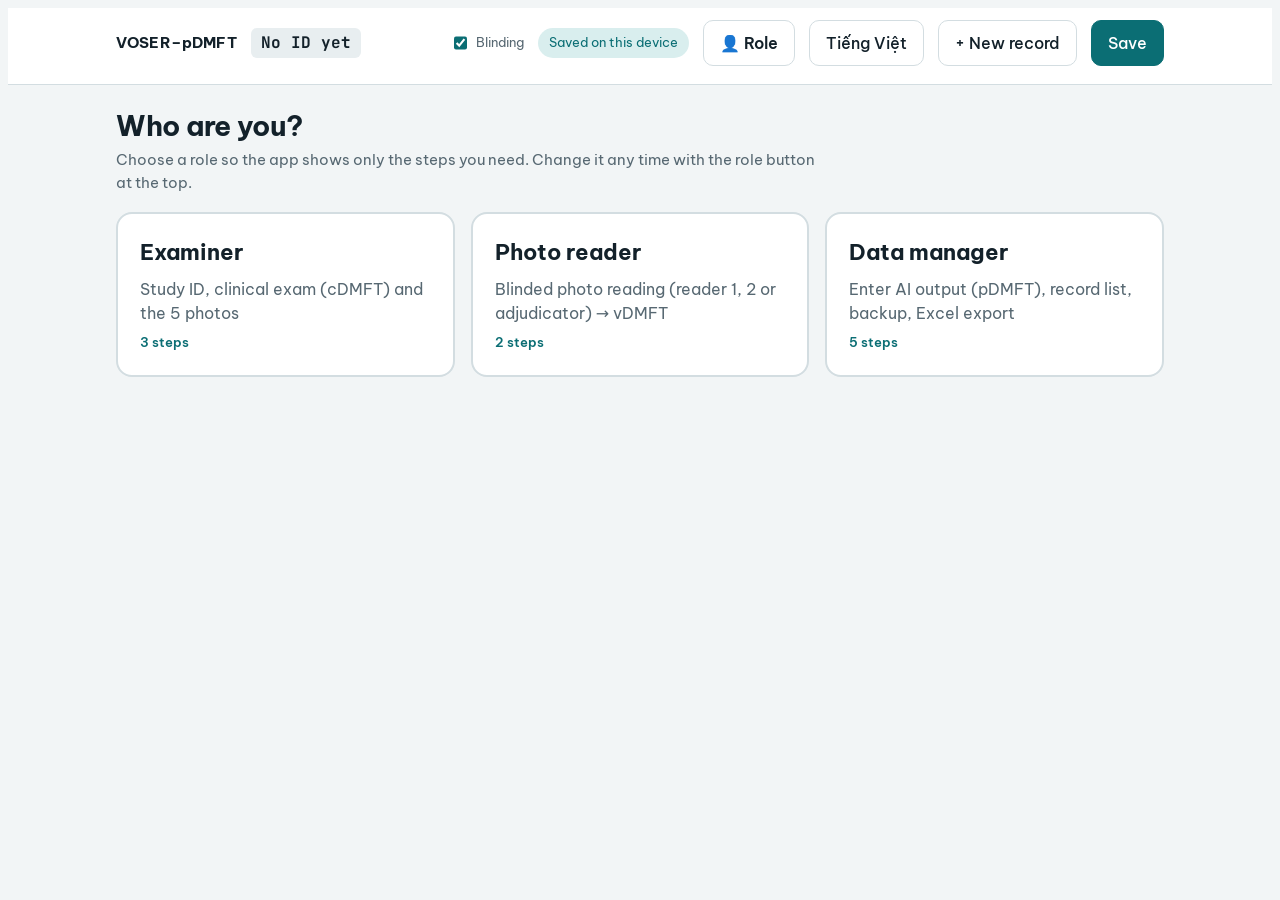
<file: index.html>
<!DOCTYPE html>
<html lang="en"><head>
<meta charset="utf-8">
<meta name="viewport" content="width=device-width,initial-scale=1,viewport-fit=cover">
<title>VOSER–pDMFT</title>
<link rel="manifest" href="manifest.webmanifest">
<meta name="theme-color" content="#1B2A4A">
<meta name="apple-mobile-web-app-capable" content="yes">
<meta name="mobile-web-app-capable" content="yes">
<meta name="apple-mobile-web-app-status-bar-style" content="default">
<meta name="apple-mobile-web-app-title" content="VOSER">
<link rel="apple-touch-icon" href="icons/apple-touch-icon.png">
<link rel="icon" type="image/png" href="icons/icon-192.png">
<script>/* language memory */(function(){var me="en",p;try{p=localStorage.getItem("voser-lang");}catch(e){}
if(p&&p!==me&&!sessionStorage.getItem("voser-switching")){location.replace("vi.html"+location.hash);return;}
try{sessionStorage.removeItem("voser-switching");localStorage.setItem("voser-lang",me);}catch(e){}})();
function switchLang(){try{localStorage.setItem("voser-lang","vi");sessionStorage.setItem("voser-switching","1");}catch(e){}location.href="vi.html"+location.hash;}</script>
<link rel="stylesheet" href="fonts/fonts.css">
<style>
/* Layout: sticky header with 6-step study stepper; one working column (max 1080px); tooth charts scroll inside their own box. */
:root{
  --bg:#f2f5f6; --surface:#ffffff; --sunken:#e8eef0; --fg:#13212a; --muted:#576872; --line:#d3dde1;
  --accent:#0b6e74; --accent-fg:#ffffff; --accent-soft:#d9eeee;
  --d:#b04a00; --d-soft:#fde3cf; --f:#005f96; --f-soft:#d8e9f5; --m:#2f3d47; --m-fg:#ffffff; --ab:#7f8e98; --ab-soft:#e4e9ec;
  --mV:#8a4fa3; --mA:#a86d00; --mC:#13212a;
  --ok:#1b7a3c; --ok-soft:#dcf1e3; --warn:#8f5600; --warn-soft:#fbefd6; --bad:#b3261e; --bad-soft:#fbe2df;
  --f-body:"Be Vietnam Pro",system-ui,-apple-system,"Segoe UI",Roboto,Arial,sans-serif;
  --f-mono:"JetBrains Mono",ui-monospace,Menlo,Consolas,monospace;
  --r:10px;
}
@media (prefers-color-scheme: dark){:root:not([data-theme="light"]){
  --bg:#0e1518; --surface:#162026; --sunken:#1c2930; --fg:#e3ecef; --muted:#97a9b2; --line:#2b3a42;
  --accent:#4cc3c4; --accent-fg:#04201f; --accent-soft:#16393b;
  --d:#ff9a5c; --d-soft:#45240f; --f:#6cb6ec; --f-soft:#14304a; --m:#c9d4da; --m-fg:#10181c; --ab:#8796a0; --ab-soft:#26323a;
  --mV:#d39ae8; --mA:#f0b23d; --mC:#e3ecef;
  --ok:#6fd48f; --ok-soft:#163524; --warn:#f0b65c; --warn-soft:#3b2c12; --bad:#f2877e; --bad-soft:#401c19; color-scheme:dark}}
:root[data-theme="dark"]{
  --bg:#0e1518; --surface:#162026; --sunken:#1c2930; --fg:#e3ecef; --muted:#97a9b2; --line:#2b3a42;
  --accent:#4cc3c4; --accent-fg:#04201f; --accent-soft:#16393b;
  --d:#ff9a5c; --d-soft:#45240f; --f:#6cb6ec; --f-soft:#14304a; --m:#c9d4da; --m-fg:#10181c; --ab:#8796a0; --ab-soft:#26323a;
  --mV:#d39ae8; --mA:#f0b23d; --mC:#e3ecef;
  --ok:#6fd48f; --ok-soft:#163524; --warn:#f0b65c; --warn-soft:#3b2c12; --bad:#f2877e; --bad-soft:#401c19; color-scheme:dark}
*{box-sizing:border-box}
[hidden]{display:none!important}
body{background:var(--bg);color:var(--fg);font-family:var(--f-body);font-size:15px;line-height:1.5}
body::before{content:"";position:fixed;inset:0 0 auto;height:env(safe-area-inset-top,0px);z-index:30;background:var(--surface)}
button,input,select,textarea{font:inherit;color:inherit}
.wrap{max-width:1080px;margin:0 auto;padding-left:max(16px,env(safe-area-inset-left,0px));padding-right:max(16px,env(safe-area-inset-right,0px))}
header.bar{position:sticky;top:env(safe-area-inset-top,0px);z-index:20;background:var(--surface);border-bottom:1px solid var(--line)}
.bar-top{display:flex;flex-wrap:wrap;gap:8px 14px;align-items:center;padding-block:10px 8px}
.brand{font-weight:700;letter-spacing:.01em;display:flex;align-items:baseline;gap:6px}
.brand small{font-weight:500;color:var(--muted);font-size:12px}
.idnow{font-family:var(--f-mono);font-weight:700;font-size:16px;padding:3px 10px;border-radius:6px;background:var(--sunken)}
.idnow.demo{background:var(--warn-soft);color:var(--warn)}
.sp{flex:1}
.chip{font-size:12px;padding:3px 9px;border-radius:99px;background:var(--sunken);color:var(--muted);white-space:nowrap}
.chip.cloud{background:var(--accent-soft);color:var(--accent)}
.chip.dirty{background:var(--warn-soft);color:var(--warn)}
.toggle{display:inline-flex;align-items:center;gap:6px;font-size:13px;color:var(--muted);cursor:pointer;white-space:nowrap}
.toggle input{accent-color:var(--accent)}
nav.steps{display:flex;gap:4px;overflow-x:auto;padding-bottom:8px;scrollbar-width:thin}
.step{flex:1 0 auto;display:flex;align-items:center;gap:8px;border:1px solid var(--line);background:var(--surface);border-radius:8px;padding:6px 10px;cursor:pointer;text-align:left;min-width:0}
.step .n{font-family:var(--f-mono);font-size:12px;width:22px;height:22px;border-radius:50%;display:grid;place-items:center;background:var(--sunken);color:var(--muted);flex:none}
.step .t{display:flex;flex-direction:column;line-height:1.2}
.step .t b{font-size:13px;font-weight:600;white-space:nowrap}
.step .t span{font-size:11px;color:var(--muted);white-space:nowrap}
.step[aria-current="page"]{border-color:var(--accent);box-shadow:inset 0 -2px 0 var(--accent)}
.step[aria-current="page"] .n{background:var(--accent);color:var(--accent-fg)}
.step.st-lock .n{background:var(--ok);color:#fff}
.step.st-part .n{background:var(--warn-soft);color:var(--warn)}
.step.list{flex:0 0 auto;margin-left:6px}
.step.list+.step.list{margin-left:0}
.guide{display:flex;flex-direction:column;gap:14px;max-width:860px}
.gcard{background:var(--surface);border:1px solid var(--line);border-radius:var(--r);padding:4px 18px 14px}
.gcard h2{margin:14px 0 8px}
.gl{margin:0;padding-left:20px;display:flex;flex-direction:column;gap:8px}
.gstep{display:grid;grid-template-columns:44px minmax(0,1fr);gap:14px;background:var(--surface);border:1px solid var(--line);border-radius:var(--r);padding:16px 18px}
.gn{width:40px;height:40px;border-radius:50%;background:var(--accent);color:var(--accent-fg);display:grid;place-items:center;font-family:var(--f-mono);font-weight:700;font-size:18px}
.gb h3{font-size:16px;margin:6px 0 8px;display:flex;flex-wrap:wrap;gap:6px 10px;align-items:center}
.who{font-size:12px;font-weight:600;color:var(--accent);background:var(--accent-soft);padding:2px 9px;border-radius:99px}
.gb ol{margin:0;padding-left:20px;display:flex;flex-direction:column;gap:6px}
.gdone{margin:10px 0 0;font-size:13px;color:var(--ok);font-weight:500}
@media (max-width:520px){.gstep{grid-template-columns:minmax(0,1fr)}.gn{width:32px;height:32px;font-size:15px}}
main{padding-block:20px 90px}
h1{font-size:23px;margin:0 0 2px;text-wrap:balance;letter-spacing:-.01em}
.lead{color:var(--muted);margin:0 0 18px;max-width:70ch}
h2{font-size:16px;margin:24px 0 10px;text-wrap:balance}
h3{font-size:14px;margin:0 0 6px}
.note{font-size:13px;color:var(--muted);margin:4px 0 10px;max-width:80ch}
.banner{display:flex;gap:10px;align-items:flex-start;font-size:14px;padding:10px 14px;border-radius:var(--r);margin:0 0 14px}
.banner.warn{background:var(--warn-soft);color:var(--warn)}
.banner.info{background:var(--accent-soft);color:var(--accent)}
.banner.bad{background:var(--bad-soft);color:var(--bad)}
.banner.ok{background:var(--ok-soft);color:var(--ok)}
.banner b{font-weight:600}
.panel{background:var(--surface);border:1px solid var(--line);border-radius:var(--r);padding:16px}
.grid{display:grid;grid-template-columns:repeat(auto-fill,minmax(200px,1fr));gap:12px 16px}
.two{display:grid;grid-template-columns:minmax(0,1fr) minmax(0,1fr);gap:16px}
.split{display:grid;grid-template-columns:minmax(0,.9fr) minmax(0,1.1fr);gap:16px;align-items:start}
@media (max-width:860px){.two,.split{grid-template-columns:minmax(0,1fr)}}
.fld{display:flex;flex-direction:column;gap:4px;min-width:0}
.fld>label{font-size:13px;color:var(--muted)}
input[type=text],input[type=number],input[type=date],select,textarea{width:100%;padding:8px 10px;border:1px solid var(--line);border-radius:6px;background:var(--surface)}
textarea{min-height:88px;font-family:var(--f-mono);font-size:13px}
input:focus-visible,select:focus-visible,textarea:focus-visible,button:focus-visible{outline:2px solid var(--accent);outline-offset:1px}
.checks{display:flex;flex-direction:column;gap:6px}
.ck{display:flex;gap:8px;align-items:flex-start;font-size:14px;cursor:pointer}
.ck input{margin-top:3px;accent-color:var(--accent)}
.btn{border:1px solid var(--line);background:var(--surface);padding:7px 12px;border-radius:6px;cursor:pointer;font-weight:500;font-size:14px;white-space:nowrap}
.btn:hover{border-color:var(--accent)}
.btn.pri{background:var(--accent);color:var(--accent-fg);border-color:var(--accent)}
.btn.sm{padding:4px 9px;font-size:12px}
.btn.danger{color:var(--bad)}
.btn.lock{background:var(--ok);border-color:var(--ok);color:#fff}
.btn:disabled{opacity:.45;cursor:not-allowed}
.row{display:flex;flex-wrap:wrap;gap:8px;align-items:center}
.mono{font-family:var(--f-mono)}
.idcode{font-family:var(--f-mono);font-size:30px;font-weight:700;letter-spacing:.04em}
.pill{display:inline-flex;align-items:center;gap:6px;font-size:12px;font-weight:600;padding:3px 10px;border-radius:99px}
.pill.ok{background:var(--ok-soft);color:var(--ok)} .pill.bad{background:var(--bad-soft);color:var(--bad)} .pill.warn{background:var(--warn-soft);color:var(--warn)} .pill.mute{background:var(--sunken);color:var(--muted)}
.lockbar{display:flex;flex-wrap:wrap;gap:10px;align-items:center;justify-content:space-between;padding:12px 14px;border:1px dashed var(--line);border-radius:var(--r);margin-top:14px;background:var(--surface)}
.lockbar .msg{font-size:13px;color:var(--muted)}

/* ---- tooth chart ---- */
.chartbox{background:var(--surface);border:1px solid var(--line);border-radius:var(--r);padding:12px 12px 10px}
.chart-scroll{overflow-x:auto;padding-bottom:4px}
.arch{display:grid;grid-template-columns:repeat(var(--nc,8),var(--tw,40px)) 10px repeat(var(--nc,8),var(--tw,40px));gap:4px;width:max-content;margin:0 auto}
.split .arch{--tw:32px;gap:3px}
.split .tooth{height:46px}
.split .surfmode .tooth{height:62px}
.split .tooth .tc{font-size:16px}
.arch .mid{grid-row:span 1}
.jawlab{display:flex;justify-content:space-between;font-size:11px;color:var(--muted);letter-spacing:.06em;text-transform:uppercase;width:min(100%,712px);margin:0 auto 4px}
.archsep{height:1px;background:var(--line);margin:8px auto;width:min(100%,712px)}
.tooth{height:50px;border-radius:7px;border:1.5px solid var(--line);background:var(--surface);cursor:pointer;display:flex;flex-direction:column;align-items:center;justify-content:center;padding:0;line-height:1.1;position:relative}
.tooth .tn{font-family:var(--f-mono);font-size:10px;color:var(--muted)}
.tooth .tc{font-family:var(--f-mono);font-size:18px;font-weight:700}
.tooth.blank{border-style:dashed;background:transparent}
.tooth.blank .tc{color:var(--line)}
.tooth.k-S{background:var(--surface)}
.tooth.k-D{background:var(--d-soft);border-color:var(--d);color:var(--d)}
.tooth.k-F{background:var(--f-soft);border-color:var(--f);color:var(--f)}
.tooth.k-M{background:var(--m);border-color:var(--m);color:var(--m-fg)}
.tooth.k-M .tn{color:var(--m-fg);opacity:.75}
.tooth.k-A{background:repeating-linear-gradient(135deg,var(--ab-soft) 0 5px,transparent 5px 10px);border-color:var(--ab);color:var(--ab)}
.tooth.k-X{border-style:dotted;color:var(--muted);background:var(--sunken)}
.tooth.k-W{opacity:.75}
.tooth.sel{outline:3px solid var(--accent);outline-offset:1px;z-index:1}
.tooth.ghost{opacity:.35;cursor:default}
.tooth.dis{cursor:default}
.tooth .flag{position:absolute;top:2px;right:3px;font-size:9px;font-weight:700;color:var(--warn)}
.tooth.ring{box-shadow:0 0 0 2px var(--bad);border-color:var(--bad)}
.palette{display:flex;flex-wrap:wrap;gap:6px;margin-top:12px}
.surfmode .tooth{height:64px;justify-content:flex-start;padding-top:4px;gap:1px}
.surfmode .tooth .tc{font-size:15px}
.mini{display:block}
.modeseg{display:inline-flex;border:1px solid var(--line);border-radius:8px;overflow:hidden;background:var(--surface)}
.modeseg button{border:0;background:none;padding:6px 14px;font-size:13px;font-weight:500;cursor:pointer;color:var(--muted)}
.modeseg button[aria-pressed="true"]{background:var(--accent);color:var(--accent-fg)}
.sed{display:grid;grid-template-columns:auto minmax(0,1fr);gap:16px;align-items:start;margin-top:12px;padding-top:12px;border-top:1px dashed var(--line)}
@media (max-width:640px){.sed{grid-template-columns:minmax(0,1fr)}}
.sx{display:grid;grid-template-columns:repeat(3,62px);grid-template-rows:repeat(3,52px);gap:4px}
.sx .sb{border:1.5px solid var(--line);border-radius:7px;background:var(--surface);cursor:pointer;display:flex;flex-direction:column;align-items:center;justify-content:center;font-size:11px;color:var(--muted);line-height:1.15;padding:0}
.sx .sb b{font-family:var(--f-mono);font-size:17px;color:var(--fg)}
.sx .sb.k-D{background:var(--d-soft);border-color:var(--d)} .sx .sb.k-D b{color:var(--d)}
.sx .sb.k-F{background:var(--f-soft);border-color:var(--f)} .sx .sb.k-F b{color:var(--f)}
.sx .sb.k-SL{background:var(--ok-soft);border-color:var(--ok)}
.sx .sb.on{outline:3px solid var(--accent);outline-offset:1px}
.sx .sb.blank{border-style:dashed}
.sx .ctr{grid-column:2;grid-row:2}
.sx .t1{grid-column:2;grid-row:1}.sx .b1{grid-column:2;grid-row:3}.sx .l1{grid-column:1;grid-row:2}.sx .r1{grid-column:3;grid-row:2}
.sx .lab{grid-column:1;grid-row:1;font-family:var(--f-mono);font-weight:700;font-size:20px;display:grid;place-items:center;color:var(--accent)}
.sedp h4{margin:0 0 6px;font-size:12px;color:var(--muted);font-weight:600;letter-spacing:.04em;text-transform:uppercase}
.sedp .palette{margin-top:0;margin-bottom:10px}
.pc{display:flex;align-items:center;gap:8px;border:1.5px solid var(--line);border-radius:7px;padding:5px 10px 5px 6px;background:var(--surface);cursor:pointer;font-size:13px;min-width:0}
.pc .k{font-family:var(--f-mono);font-weight:700;font-size:15px;width:26px;height:26px;display:grid;place-items:center;border-radius:5px;border:1.5px solid var(--line);flex:none}
.pc.k-D .k{background:var(--d-soft);border-color:var(--d);color:var(--d)}
.pc.k-F .k{background:var(--f-soft);border-color:var(--f);color:var(--f)}
.pc.k-M .k{background:var(--m);border-color:var(--m);color:var(--m-fg)}
.pc.k-A .k{background:repeating-linear-gradient(135deg,var(--ab-soft) 0 4px,transparent 4px 8px);border-color:var(--ab);color:var(--ab)}
.pc.k-X .k{border-style:dotted;background:var(--sunken);color:var(--muted)}
.pc:disabled{opacity:.45;cursor:not-allowed}
.chart-tools{display:flex;flex-wrap:wrap;gap:8px;align-items:center;justify-content:space-between;margin-top:10px;font-size:13px;color:var(--muted)}
.kbd{font-family:var(--f-mono);font-size:11px;border:1px solid var(--line);border-bottom-width:2px;border-radius:4px;padding:0 5px;background:var(--surface)}
.dmft{display:flex;gap:8px;flex-wrap:wrap;align-items:stretch}
.dm{border:1px solid var(--line);border-radius:8px;padding:6px 12px;min-width:64px;text-align:center;background:var(--surface)}
.dm b{display:block;font-family:var(--f-mono);font-size:22px;font-variant-numeric:tabular-nums;line-height:1.2}
.dm span{font-size:11px;color:var(--muted);letter-spacing:.05em}
.dm.tot{border-color:var(--accent);background:var(--accent-soft)}
.dm.tot b{color:var(--accent)}

/* ---- photos ---- */
.photos{display:grid;grid-template-columns:repeat(auto-fill,minmax(190px,1fr));gap:12px}
.slot{border:1px solid var(--line);border-radius:var(--r);background:var(--surface);display:flex;flex-direction:column;overflow:hidden;min-width:0}
.slot-h{padding:9px 12px;display:flex;justify-content:space-between;align-items:center;gap:8px}
.slot-h b{font-size:14px} .slot-h .mono{font-size:12px;color:var(--muted)}
.drop{aspect-ratio:4/3;max-width:100%;background:var(--sunken);display:grid;place-items:center;position:relative;cursor:pointer;border-block:1px dashed var(--line)}
.drop img{width:100%;height:100%;object-fit:contain;background:#000}
.drop .ph{color:var(--muted);font-size:13px;text-align:center;padding:12px}
.drop.over{outline:2px dashed var(--accent);outline-offset:-6px}
.q4{display:grid;grid-template-columns:1fr auto;gap:4px 8px;padding:10px 12px;font-size:13px;align-items:center}
.q4 select{width:auto;padding:3px 6px;font-size:13px}
.slot-f{padding:8px 12px 12px;display:flex;gap:6px;flex-wrap:wrap;align-items:center;font-size:12px;color:var(--muted);border-top:1px solid var(--line)}
.slot-f .meta{flex:1 1 100%;min-width:0;overflow:hidden;text-overflow:ellipsis;white-space:nowrap}
.viewer{background:var(--surface);border:1px solid var(--line);border-radius:var(--r);overflow:hidden;position:sticky;top:132px}
.viewer .vimg{aspect-ratio:4/3;background:#0b0f12;display:grid;place-items:center;overflow:hidden;cursor:zoom-in;max-width:100%}
.viewer .vimg img{width:100%;height:100%;object-fit:contain;transition:transform .15s}
.viewer .vimg.zoom img{transform:scale(2.2);cursor:zoom-out}
.viewer .vtabs{display:flex;gap:4px;padding:8px;flex-wrap:wrap}
.viewer .vtabs button{font-size:12px}
.viewer .vtabs button[aria-pressed="true"]{border-color:var(--accent);background:var(--accent-soft);color:var(--accent)}
.viewer .empty{color:#9fb0b8;font-size:13px;padding:20px;text-align:center}
@media (max-width:860px){.viewer{position:static}}

/* ---- compare ---- */
.cards3{display:grid;grid-template-columns:repeat(3,minmax(0,1fr));gap:12px}
@media (max-width:760px){.cards3{grid-template-columns:minmax(0,1fr)}}
.mcard{border:1px solid var(--line);border-radius:var(--r);background:var(--surface);padding:14px;border-top:4px solid var(--c)}
.mcard .lab{font-size:12px;color:var(--muted);letter-spacing:.04em;text-transform:uppercase}
.mcard .big{font-family:var(--f-mono);font-size:40px;font-weight:700;line-height:1.1;color:var(--c);font-variant-numeric:tabular-nums}
.mcard .parts{font-family:var(--f-mono);font-size:13px;color:var(--muted)}
.mcard .delta{margin-top:8px;font-size:13px}
.delta b{font-family:var(--f-mono)}
.cmp-scroll{overflow-x:auto;border:1px solid var(--line);border-radius:var(--r);background:var(--surface);padding:10px}
table.cmp{border-collapse:separate;border-spacing:3px;margin:0 auto}
table.cmp th{font-family:var(--f-mono);font-size:10px;color:var(--muted);font-weight:500}
table.cmp th.rl{font-family:var(--f-body);font-size:12px;text-align:right;padding-right:6px;white-space:nowrap}
table.cmp td{width:30px;height:30px;padding:0;text-align:center;font-family:var(--f-mono);font-weight:700;font-size:13px;border-radius:5px;border:1.5px solid var(--line);position:relative}
table.cmp td.k-D{background:var(--d-soft);border-color:var(--d);color:var(--d)}
table.cmp td.k-F{background:var(--f-soft);border-color:var(--f);color:var(--f)}
table.cmp td.k-M{background:var(--m);border-color:var(--m);color:var(--m-fg)}
table.cmp td.k-A{background:repeating-linear-gradient(135deg,var(--ab-soft) 0 4px,transparent 4px 8px);border-color:var(--ab);color:var(--ab)}
table.cmp td.k-X{border-style:dotted;background:var(--sunken);color:var(--muted)}
table.cmp td.mis{box-shadow:0 0 0 2px var(--bad)}
table.cmp td.gap{border:0;width:8px}
.legend{display:flex;flex-wrap:wrap;gap:6px 14px;font-size:12px;color:var(--muted);margin-top:10px}
.legend i{display:inline-block;width:14px;height:14px;border-radius:3px;vertical-align:-3px;margin-right:5px;border:1.5px solid var(--line)}
.legend i.k-D{background:var(--d-soft);border-color:var(--d)} .legend i.k-F{background:var(--f-soft);border-color:var(--f)} .legend i.k-M{background:var(--m);border-color:var(--m)}
.legend i.k-A{background:repeating-linear-gradient(135deg,var(--ab-soft) 0 3px,transparent 3px 6px);border-color:var(--ab)} .legend i.k-X{border-style:dotted;background:var(--sunken)} .legend i.mis{box-shadow:0 0 0 2px var(--bad)}
.stat{display:grid;grid-template-columns:repeat(auto-fit,minmax(150px,1fr));gap:10px}
.st{border:1px solid var(--line);border-radius:8px;padding:10px 12px;background:var(--surface)}
.st .v{font-family:var(--f-mono);font-size:20px;font-weight:700;font-variant-numeric:tabular-nums}
.st .l{font-size:12px;color:var(--muted)}
table.tb{border-collapse:collapse;width:100%;font-size:14px}
table.tb th,table.tb td{padding:7px 10px;border-bottom:1px solid var(--line);text-align:left;white-space:nowrap}
table.tb th{font-size:12px;color:var(--muted);font-weight:600;background:var(--sunken)}
table.tb td.num{font-family:var(--f-mono);text-align:right;font-variant-numeric:tabular-nums}
.tbwrap{overflow-x:auto;border:1px solid var(--line);border-radius:var(--r);background:var(--surface)}
.hyp{display:grid;gap:10px}
.hy{display:grid;grid-template-columns:minmax(0,1fr) auto;gap:6px 14px;align-items:center;border:1px solid var(--line);border-radius:8px;padding:10px 12px;background:var(--surface)}
.hy .t{font-size:14px} .hy .t small{display:block;color:var(--muted);font-size:12px}
.ci{grid-column:1/-1}
.ci svg{width:100%;height:44px;display:block}
.svgbox{background:var(--surface);border:1px solid var(--line);border-radius:var(--r);padding:8px}
.svgbox svg{width:100%;height:auto;display:block}

/* ---- list ---- */
tr.cur td{background:var(--accent-soft)}
.dots{display:flex;gap:3px}
.dots i{width:10px;height:10px;border-radius:50%;background:var(--line);display:inline-block}
.dots i.l{background:var(--ok)} .dots i.p{background:var(--warn)}
.export{display:grid;grid-template-columns:repeat(auto-fill,minmax(240px,1fr));gap:12px;margin-bottom:20px}
.exp{border:1px solid var(--line);border-radius:var(--r);padding:14px;background:var(--surface);display:flex;flex-direction:column;gap:8px}
.exp h3{margin:0} .exp p{margin:0;font-size:13px;color:var(--muted);flex:1}
.empty{padding:28px;text-align:center;color:var(--muted)}
.foot{display:flex;gap:8px;flex-wrap:wrap;justify-content:space-between;margin-top:26px;padding-top:16px;border-top:1px solid var(--line)}
#toast{position:fixed;left:50%;bottom:calc(20px + env(safe-area-inset-bottom,0px));transform:translateX(-50%);background:var(--fg);color:var(--bg);padding:9px 16px;border-radius:8px;font-size:14px;z-index:50;max-width:calc(100% - 32px)}
.modal{position:fixed;inset:0;background:rgb(0 0 0 / .45);display:grid;place-items:center;z-index:60;padding:16px}
.modal-c{background:var(--surface);border-radius:12px;padding:18px;max-width:440px;width:100%}
.modal-c p{margin:0 0 12px}
.busy{position:fixed;inset:0;background:rgb(0 0 0 / .35);display:grid;place-items:center;z-index:70;color:#fff;font-weight:600}
.codes-ref{display:grid;grid-template-columns:repeat(auto-fill,minmax(260px,1fr));gap:4px 18px;font-size:13px}
.codes-ref div{display:flex;gap:8px} .codes-ref b{font-family:var(--f-mono);width:16px;flex:none}
details.ref summary{cursor:pointer;color:var(--accent);font-size:13px;font-weight:500}
.edm{position:fixed;inset:0;background:rgb(0 0 0 / .6);z-index:65;display:grid;place-items:center;padding:max(12px,env(safe-area-inset-top,0px)) max(12px,env(safe-area-inset-right,0px)) max(12px,env(safe-area-inset-bottom,0px)) max(12px,env(safe-area-inset-left,0px))}
.edc{background:var(--surface);border-radius:12px;width:min(1100px,100%);max-height:100%;overflow:auto;display:grid;grid-template-columns:minmax(0,1fr) 300px}
@media (max-width:820px){.edc{grid-template-columns:minmax(0,1fr)}}
.edv{background:#0b0f12;display:grid;place-items:center;min-height:300px;padding:10px;position:relative}
.edv canvas{max-width:100%;max-height:72vh;display:block;touch-action:none}
.edv canvas.crop{cursor:crosshair}
.edp{padding:16px;display:flex;flex-direction:column;gap:12px;border-left:1px solid var(--line)}
.edp h3{margin:0}
.edg{display:flex;flex-direction:column;gap:6px}
.edg>b{font-size:12px;color:var(--muted);letter-spacing:.04em;text-transform:uppercase;font-weight:600}
.sl{display:grid;grid-template-columns:96px minmax(0,1fr) 38px;gap:8px;align-items:center;font-size:13px}
.sl input[type=range]{width:100%;accent-color:var(--accent)}
.sl output{font-family:var(--f-mono);font-size:12px;text-align:right}
.edited-tag{position:absolute;top:6px;left:6px;font-size:11px;font-weight:600;background:var(--accent);color:var(--accent-fg);padding:2px 7px;border-radius:99px}
.drop,.vimg{position:relative}
@media (prefers-reduced-motion:reduce){*{transition:none!important}}
@media (max-width:520px){h1{font-size:20px} .brand small{display:none}}
<style>
/* ===== Simple mode: larger, cleaner ===== */
body{font-size:17px}
.brand small{display:none}
.btn{padding:10px 16px;font-size:16px;min-height:44px;border-radius:10px}
.btn.sm{padding:6px 12px;font-size:14px;min-height:36px}
input,select,textarea{font-size:16px!important;min-height:44px}
.fld>label{font-size:15px}
.ck{font-size:16px;gap:10px}
.ck input{width:22px;height:22px}
.banner{font-size:15px}
.step{padding:10px 14px}
.step .t b{font-size:15px}
.step .t span{font-size:12px}
.step .n{width:28px;height:28px;font-size:14px}
.chip{font-size:13px;padding:5px 11px}
h1{font-size:clamp(22px,4vw,28px)}
body.simple .lead:not(.keep),body.simple .note{display:none}
body.simple #btnDemo{display:none}
body[data-urole="doc"] .toggle,body[data-urole="doc"] #btnNewTop{display:none}
.rolebtn{font-weight:600}
.rolegrid{display:grid;grid-template-columns:repeat(auto-fit,minmax(240px,1fr));gap:16px;margin-top:18px}
.rolecard{display:flex;flex-direction:column;gap:8px;text-align:left;padding:22px;border:2px solid var(--line);border-radius:16px;background:var(--surface);cursor:pointer;font:inherit;color:inherit}
.rolecard b{font-size:22px}
.rolecard span{color:var(--muted);font-size:16px}
.rolecard em{font-style:normal;font-size:13px;color:var(--accent);font-weight:600}
.rolecard.on,.rolecard:hover{border-color:var(--accent);background:var(--accent-soft)}
.chonwrap{display:flex;flex-direction:column;gap:10px}
.chonrow{display:flex;flex-wrap:wrap;align-items:center;gap:10px 16px;padding:14px 16px;border:1px solid var(--line);border-radius:12px;background:var(--surface)}
.chonrow.cur{border-color:var(--accent)}
.chonid{font-weight:700;font-size:18px;min-width:90px}
.chonst{flex:1;color:var(--muted);font-size:15px;min-width:200px}
body.simple .toggle,body.simple #btnNew2{display:none}
main .foot[hidden]{display:none!important}
@media (max-width:600px){#modeChip{display:none}.rolebtn,.langbtn{padding:6px 10px;min-height:38px;font-size:14px}.bar .btn{padding:8px 12px}}
.aigrid{display:grid;grid-template-columns:repeat(4,minmax(0,1fr));gap:14px;align-items:end}
.aigrid input{font-size:22px!important;font-weight:700;text-align:center}
.aitot{display:flex;flex-direction:column;align-items:center;justify-content:center;border-radius:12px;background:var(--accent-soft);padding:8px;min-height:72px}
.aitot b{font-size:30px;line-height:1}.aitot span{font-size:13px;color:var(--accent);font-weight:600}
@media (max-width:600px){.aigrid{grid-template-columns:repeat(2,minmax(0,1fr))}}
.paperbox{margin-bottom:14px}
.paperrow{display:flex;gap:16px;align-items:flex-start;flex-wrap:wrap}
.paperthumb{width:180px;min-height:120px;border-radius:10px;background:var(--sunken);display:grid;place-items:center;overflow:hidden;flex:none}
.paperthumb span{color:var(--muted);font-size:14px;padding:10px;text-align:center}
.paperthumb img{width:100%;height:auto;display:block;cursor:zoom-in}
.paperthumb img.big{position:fixed;inset:5vh 5vw;width:90vw;height:90vh;object-fit:contain;background:#000d;z-index:99;cursor:zoom-out}
.papertxt{flex:1;min-width:220px}
.resmount{margin:0 0 16px}
.rescard{display:flex;justify-content:space-between;align-items:center;gap:16px;padding:14px 18px;border-radius:14px;background:var(--accent-soft);border:2px solid transparent}
.rescard.lk{border-color:var(--accent)}
.rescard.empty{background:var(--sunken)}
.rescard .rl{display:block;font-weight:700;font-size:16px}
.rescard .rs{display:block;font-size:13px;color:var(--muted)}
.rescard .rw{color:var(--muted);font-size:15px}
.rescard .rv{text-align:right}
.rescard .rv b{display:block;font-size:34px;line-height:1}
.rescard .rv span{font-size:14px;color:var(--muted);font-family:var(--f-mono)}
@media (min-width:900px){section[data-panel="ai"]:not([hidden]){display:grid;grid-template-columns:minmax(0,1.1fr) minmax(0,1fr);gap:0 20px;align-items:start}
section[data-panel="ai"]>h1,section[data-panel="ai"]>p.lead,section[data-panel="ai"]>.resmount,section[data-panel="ai"]>.lockbar{grid-column:1/-1}
section[data-panel="ai"]>#aiViewer{margin-bottom:0!important}}
</style>
</head>
<body>
<header class="bar">
 <div class="wrap">
  <div class="bar-top">
   <span class="brand">VOSER–pDMFT <small>Validation study record</small></span>
   <span class="idnow" id="idNow">—</span>
   <span class="chip dirty" id="dirtyChip" hidden>Unsaved</span>
   <span class="sp"></span>
   <label class="toggle" title="Hide the other methods' results while entering data, following the protocol's blinding procedure"><input type="checkbox" id="blind" checked> Blinding</label>
   <span class="chip" id="modeChip">Connecting…</span><button type="button" class="btn langbtn" onclick="switchLang()" title="Language / Ngôn ngữ">Tiếng Việt</button>
   <button class="btn" id="btnNewTop" type="button">+ New record</button>
   <button class="btn pri" id="btnSave" type="button">Save</button>
  </div>
  <nav class="steps" id="steps" aria-label="Study steps"></nav>
 </div>
</header>

<main class="wrap">
 <div id="topBanner"></div>

 <!-- 1. ID -->
 <section data-panel="ma">
  <h1>Study ID and screening</h1>
  <p class="lead">Each participant carries only a study ID; the record stores no name. The ID is the site plus a sequence number, e.g. <span class="mono">S1-0123</span>.</p>
  <div class="two">
   <div class="panel">
    <h3>Study ID</h3>
    <div class="grid" style="margin-top:8px">
     <div class="fld"><label for="m_site">Site</label><select id="m_site" data-m="site"><option value="">--</option><option value="S1">S1 · Site 1</option><option value="S2">S2 · Site 2</option><option value="S3">S3 · Site 3</option></select></div>
     <div class="fld"><label for="m_stt">Sequence number</label><input type="number" id="m_stt" data-m="stt" min="1" max="9999" inputmode="numeric"></div>
    </div>
    <div class="row" style="margin-top:14px;justify-content:space-between">
     <div><div class="idcode" id="idCode">—</div><div class="note" id="idMsg" style="margin:0"></div></div>
     <button class="btn" id="btnNextStt" type="button">Next number</button>
    </div>
    <h3 style="margin-top:18px">General information</h3>
    <div class="grid" style="margin-top:8px">
     <div class="fld"><label for="m_ngay">Exam date</label><input type="date" id="m_ngay" data-m="ngay"></div>
     <div class="fld"><label for="m_tuoi">Age (completed years, from date of birth)</label><input type="number" id="m_tuoi" data-m="tuoi" min="10" max="99"></div>
     <div class="fld"><label for="m_gioi">Sex</label><select id="m_gioi" data-m="gioi"><option value="">--</option><option value="1">1 · Male</option><option value="2">2 · Female</option></select></div>
     <div class="fld"><label for="m_nhom">Group</label><select id="m_nhom" data-m="nhom"><option value="">--</option><option value="SV">Student</option><option value="KSV">Non-student</option></select></div>
     <div class="fld"><label for="m_kham">Examiner ID</label><input type="text" id="m_kham" data-m="examiner" placeholder="e.g. E1"></div>
     <div class="fld"><label for="m_chup">Photographer ID</label><input type="text" id="m_chup" data-m="photographer" placeholder="e.g. P2"></div>
     <div class="fld"><label for="m_tb">Camera/device ID</label><input type="text" id="m_tb" data-m="device" placeholder="e.g. D2"></div>
    </div>
   </div>
   <div class="panel">
    <h3>Inclusion criteria</h3>
    <div class="checks" id="inclBox"></div>
    <h3 style="margin-top:16px">Exclusion criteria</h3>
    <div class="checks" id="exclBox"></div>
    <div style="margin-top:14px" id="eligOut"></div>
   </div>
  </div>
 </section>

 <!-- 2. CLINICAL EXAM -->
 <section data-panel="kham" hidden>
  <h1>Clinical exam · cDMFT (reference standard)</h1>
  <p class="lead">WHO 2013 examination, crown codes 0–9 for all 32 positions. The primary index cDMFT uses 28 teeth (no third molars), following the pDMFT convention; third molars are used only for cDMFT32. Lock the exam before photography.</p>
  <div id="khamChart"></div>
  <div class="dmft" id="khamDmft" style="margin-top:12px"></div>
  <details class="ref" style="margin-top:12px"><summary>WHO 2013 codes and scoring rules</summary><div class="codes-ref" id="refWHO" style="margin-top:8px"></div>
   <p class="note">D = codes 1, 2 · F = code 3 · M = code 4 (under 30 years; from 30 years code 5 is added). Codes 6, 7, 8, 9 are not counted in DMFT. U flag: reason for tooth loss unknown (record code 5 with U; sensitivity analysis recodes U as 4).</p></details>
  <div class="lockbar" id="khamLock"></div>
 </section>

 <!-- 3. PHOTOS -->
 <section data-panel="anh" hidden>
  <h1>Intraoral photographs · 5 views</h1>
  <p class="lead">The photographer is not the examiner. Rate each view on 4 criteria (0 unusable · 1 usable with limitations · 2 good). A view meets the minimum when no criterion is 0; at most 2 retakes per view. Do not use AI output to decide on retakes.</p>
  <div id="photoSummary" style="margin-bottom:12px"></div>
  <div class="photos" id="photos"></div>
  <div class="lockbar" id="anhLock"></div>
 </section>

 <!-- 4. AI -->
 <section data-panel="ai" hidden>
  <h1>AI diagnosis · pDMFT-AI</h1>
  <p class="lead">Record the output of pDMFT-AI run on the final photo set with the locked model version. This page does not run the model: paste or load a per-tooth result file, or enter it by hand. pDMFT coding: absent teeth merge WHO 4, 5, 8 into code 4.</p>
  <div class="split">
   <div id="aiViewer"></div>
   <div>
    <div class="panel">
     <h3>Load results</h3>
     <p class="note" style="margin-top:0">JSON <span class="mono">{"11":"0","16":"1",…}</span>, or CSV with one line per <span class="mono">tooth,code</span>.</p>
     <textarea id="aiPaste" placeholder="16,1&#10;26,3&#10;36,4"></textarea>
     <div class="row" style="margin-top:8px"><button class="btn" id="btnAiParse" type="button">Apply</button><button class="btn" id="btnAiFile" type="button">Load .json/.csv file</button><input type="file" id="aiFile" accept=".json,.csv,.txt,application/json,text/csv" hidden></div>
     <div class="grid" style="margin-top:12px">
      <div class="fld"><label for="ai_ver">Model version</label><input type="text" id="ai_ver" data-ai="version" placeholder="e.g. pDMFT-AI v1.0"></div>
      <div class="fld"><label for="ai_hash">Output hash</label><input type="text" id="ai_hash" data-ai="hash" class="mono" placeholder="SHA-256"></div>
      <div class="fld"><label for="ai_time">Run time</label><input type="text" id="ai_time" data-ai="runAt" placeholder="2026-11-03 10:20"></div>
     </div>
     <label class="ck" style="margin-top:10px"><input type="checkbox" id="ai_no" data-ai="noOutput"> AI produced no output (run error, images could not be processed)</label>
    </div>
   </div>
  </div>
  <h2>Results by tooth</h2>
  <div id="aiChart"></div>
  <div class="dmft" id="aiDmft" style="margin-top:12px"></div>
  <div class="lockbar" id="aiLock"></div>
 </section>

 <!-- 5. PHOTO READING -->
 <section data-panel="doc" hidden>
  <h1>Photo-based diagnosis · vDMFT</h1>
  <p class="lead">Two dentists read the same photo set independently, blind to the exam and AI results. Teeth coded differently by the two readers are settled by an adjudicator; vDMFT is the consensus result.</p>
  <div class="row" role="radiogroup" aria-label="Reader role" id="readerRole" style="margin-bottom:14px"></div>
  <div class="split">
   <div id="docViewer"></div>
   <div>
    <div id="docChart"></div>
    <div class="dmft" id="docDmft" style="margin-top:12px"></div>
   </div>
  </div>
  <div class="lockbar" id="docLock"></div>
 </section>

 <!-- 6. COMPARISON -->
 <section data-panel="sosanh" hidden>
  <h1>Comparison</h1>
  <p class="lead">Three measurements on the same person: cDMFT (clinical), vDMFT (dentists reading photos), pDMFT (AI). Opens only when all three are locked.</p>
  <div id="cmpOne"></div>
  <h2 style="margin-top:34px">Whole sample</h2>
  <p class="note">Monitoring during data collection. Main conclusions follow the statistical analysis plan (SAP), not this table.</p>
  <div id="cmpAll"></div>
 </section>

 <!-- GUIDE -->
 <section data-panel="hd" hidden>
  <h1>How to use</h1>
  <p class="lead">Each participant is one record. A record goes through 6 steps in the order set by the protocol; each step is done by a different person and locked when finished. This page walks through one new record from start to end.</p>
  <div class="row" style="margin-bottom:18px"><button class="btn pri" type="button" data-newrec="1">+ Start a new record</button><button class="btn" type="button" data-demo="1">View a filled-in example</button></div>

  <div class="guide">
   <div class="gcard">
    <h2>Before you start</h2>
    <ul class="gl">
     <li><b>Share the page.</b> The page is private. The owner (the PhD student) clicks <b>Share</b> and invites the examiner, photographer, the 2 reading dentists, the adjudicator and the AI engineer with permission to enter data. Everyone sees the same list of records.</li>
     <li><b>Top right corner.</b> <span class="pill ok">Synced</span> means records are shared and visible on every device. <span class="pill mute">This device only</span> means data lives only in this browser: go to <b>Records → Backup</b> before closing the page.</li>
     <li><b>Save and Lock are different.</b> <b>Save</b> keeps what you have entered; you can keep editing. <b>Lock</b> finalises that step; after locking it cannot be edited unless someone clicks <b>Unlock</b> and gives a reason (the reason goes into the audit log and the Excel export).</li>
     <li><b>Blinding</b> (on by default) hides the other methods' results during data entry: reader 1 cannot see reader 2's reading, and Comparison opens only when all three measurements are locked. Do not switch it off during real data collection.</li>
     <li><b>The 6-step bar</b> at the top shows the progress of the open record: a grey number is not started, <span class="pill warn">amber</span> is in progress, <span class="pill ok">✓ green</span> is locked. Click a step to go to it.</li>
    </ul>
   </div>

   <div class="gstep"><div class="gn">1</div><div class="gb">
    <h3>ID · screening <span class="who">Coordinator</span></h3>
    <ol>
     <li>Click <b>+ New record</b> (top of the page). Step 1 opens with a blank record.</li>
     <li>Choose the <b>Site</b> (S1, S2, S3). The sequence number fills in with the next free number for that site; you can edit it or click <b>Next number</b>. The ID appears, e.g. <span class="mono">S1-0001</span>. If the ID already exists, the page shows it in red.</li>
     <li>Enter the exam date, age (completed years from date of birth), sex, group, examiner ID, photographer ID and device ID. Do not enter names: the record carries only the ID.</li>
     <li>Tick the 4 <b>inclusion criteria</b> and any <b>exclusion criteria</b>. The page shows <span class="pill ok">Eligible</span> or <span class="pill bad">Not eligible</span>. Ineligible people are still saved so they can be counted in the STARD flow diagram, but go no further.</li>
     <li>Click <b>Save</b>. The record now appears in <b>Records</b>.</li>
    </ol>
    <p class="gdone">Done when: the ID exists, the page says “Eligible”, and the record is saved.</p></div></div>

   <div class="gstep"><div class="gn">2</div><div class="gb">
    <h3>Clinical exam · cDMFT <span class="who">Calibrated examiner</span></h3>
    <ol>
     <li>Open the record (Records → <b>Open</b>) and go to <b>Clinical exam</b>.</li>
     <li>Choose the entry mode at the top of the chart: <b>Surfaces</b> (default, as in the original VOSER) or <b>Whole tooth</b>.</li>
     <li><b>By surface:</b> click a tooth; below it a diagram of its 5 surfaces appears (4 for anterior teeth): <b>O</b> occlusal in the centre, <b>B</b> buccal, <b>L</b> lingual, <b>M</b> mesial (towards the midline), <b>D</b> distal. Type the code for the selected surface: 0 sound, 1 decayed, 2 filled with decay, 3 filled without decay, 6 fissure sealant. The selection moves to the next surface, then to the next tooth. For a missing, unerupted, prosthetic or unexaminable tooth type a whole-tooth code: 4, 5, 7, 8, 9. The tooth code is derived in WHO order: decay and filling → 2; decay → 1; filling → 3; sealant → 6; otherwise 0. Each tooth shows a small cross coloured by surface.</li>
     <li><b>By whole tooth:</b> click a tooth and type 0–9; the selection moves to the next tooth (18 → 11, 21 → 28, then 48 → 41, 31 → 38). Faster, but DMFS and lesion-location analysis are not possible.</li>
     <li>Many sound teeth: code the affected teeth first, then click <b>Uncoded surfaces = 0</b> (or <b>Uncoded teeth = 0</b> in whole-tooth mode). Unerupted third molars: <b>Uncoded third molars = 8</b>.</li>
     <li>Tooth lost for a reason the participant cannot remember: code <b>5</b> (with code 5 the selection stays on that tooth), then click <b>U flag</b> or press <span class="kbd">U</span>. A small U appears in the corner of the tooth; press again to remove it.</li>
     <li>Check the boxes computed below the chart: D, M, F, cDMFT (28 teeth), cDMFT32 (when all 4 third molars are coded), hDMFT, and with surface entry cDMF-S and hDMF-S (a missing tooth counts 5 surfaces posterior, 4 anterior).</li>
     <li>Click <b>Save</b>, then <b>Lock clinical exam</b>. Lock before the participant goes to photography.</li>
    </ol>
    <p class="gdone">Done when: all 28 main teeth are coded and the exam is locked. If more than 8 teeth are absent, the page warns that this is an exclusion criterion.</p></div></div>

   <div class="gstep"><div class="gn">3</div><div class="gb">
    <h3>Photos · 5 views <span class="who">Photographer (not the examiner)</span></h3>
    <ol>
     <li>Go to <b>Photos</b>. Click the frame of each view (Frontal, Right lateral, Left lateral, Upper occlusal, Lower occlusal) to choose a photo, or drag the photo onto the frame. Photos keep their original resolution.</li>
     <li>Rate the 4 criteria for each view (0 unusable, 1 usable with limitations, 2 good). A view with any criterion at 0 is <span class="pill bad">Below minimum</span>: retake, choose the new photo, increase <b>Retakes</b> and record the reason (blur, glare, saliva…).</li>
     <li>At most 2 retakes per view. If a view still fails after 2 retakes, the set is recorded as <b>no output</b>; the person stays in the denominator.</li>
     <li>Do not look at AI results when deciding on retakes.</li>
     <li><b>Edit photo</b> (button under each photo): rotate 90°, flip horizontally or vertically (occlusal photos taken with a mirror are reversed), straighten (±20°), crop (click <b>Crop</b> then drag on the photo), brightness, contrast, saturation, colour temperature. Click <b>Apply</b>. The original is not changed; edits are stored as settings, marked “Edited”, and written to Excel. The AI and Photo reading steps have a <b>View original</b> button for comparison.</li>
     <li>Define in the SOP in advance which edits are allowed. Suggestion: only fix orientation (rotate, flip) and crop away areas outside the mouth; limit brightness and colour changes, because they can reveal or hide lesions. Readers and the AI must use the same version of each photo.</li>
     <li>Click <b>Save</b> (photos are uploaded now), then <b>Lock final photo set</b>.</li>
    </ol>
    <p class="gdone">Done when: 5 photos, all 5 views meet the minimum (or no output is recorded), and the set is locked.</p></div></div>

   <div class="gstep"><div class="gn">4</div><div class="gb">
    <h3>AI diagnosis · pDMFT <span class="who">AI engineer</span></h3>
    <ol>
     <li>Run pDMFT-AI (the locked version) on the final photo set outside this page. This page does not run the model.</li>
     <li>Go to <b>AI diagnosis</b>. Paste the results into <b>Load results</b> and click <b>Apply</b>, or click <b>Load .json/.csv file</b>. Format: one line per tooth <span class="mono">tooth,code</span> (e.g. <span class="mono">16,1</span>), or JSON <span class="mono">{"16":"1","26":"3"}</span>. Invalid codes and third molars are skipped and reported.</li>
     <li>You can also enter or correct codes by hand on the tooth chart. pDMFT codes: 0 sound, 1 decayed, 2 filled with decay, 3 filled without decay, 4 absent, 7 fixed prosthesis, 9 not assessable.</li>
     <li>Record the model version, output hash and run time. If the model failed, tick <b>AI produced no output</b>.</li>
     <li>Click <b>Save</b>, then <b>Lock AI output</b>.</li>
    </ol>
    <p class="gdone">Done when: all 28 teeth are coded (or no output is recorded) and the output is locked.</p></div></div>

   <div class="gstep"><div class="gn">5</div><div class="gb">
    <h3>Photo reading · vDMFT <span class="who">Reader 1, reader 2, adjudicator</span></h3>
    <ol>
     <li>Go to <b>Photo reading</b>, choose the right role: <b>Reader 1</b> or <b>Reader 2</b>, and enter the reader ID.</li>
     <li>View the photos on the left: click a view name to switch, click the photo to zoom. Code the 28 teeth on the right, choosing a mode at the top of the chart:
      <ul style="margin-top:4px"><li><b>Surfaces</b> (default): as in the clinical exam, each tooth has a diagram of surfaces O, B, L, M, D. Surface codes: 0 sound, 1 decayed, 2 filled with decay, 3 filled without decay, <b>9 not visible in the photo</b> (common for mesial and distal surfaces of posterior teeth). Whole-tooth codes: 4 absent, 7 fixed prosthesis. The tooth code is derived: decay and filling → 2, decay → 1, filling → 3, all surfaces 9 → 9, otherwise 0.</li>
      <li><b>Whole tooth</b>: one code per tooth, exactly like the pDMFT-AI output.</li></ul>
      Do not guess: code 9 for a surface or tooth you cannot see clearly. Surface coding shows which surface the reader saw the lesion on, for comparison with the clinical location.</li>
     <li>Each reader clicks <b>Save</b> then <b>Lock reading</b>. Do not open the other reader's reading.</li>
     <li>When both have locked, the <b>Adjudicator</b> chooses the Adjudicator role. The adjudicator decides by <b>whole-tooth code</b>: only teeth the two readers coded differently (red outline) can be clicked; the table below shows both codes and the surfaces each reader recorded.</li>
     <li>Resolve all disagreements, click <b>Save</b>, then <b>Lock consensus vDMFT</b>. Agreement between the 2 readers (%, kappa) is shown in the blue box.</li>
    </ol>
    <p class="gdone">Done when: both readings and the consensus are locked.</p></div></div>

   <div class="gstep"><div class="gn">6</div><div class="gb">
    <h3>Comparison <span class="who">PhD student, statistician</span></h3>
    <ol>
     <li>When all three (clinical, consensus photo reading, AI) are locked, <b>Comparison</b> opens automatically. Before that, the page shows a lock and lists what is still pending.</li>
     <li>The three cards at the top: cDMFT, vDMFT and pDMFT with D, M, F. The boxes below: V − C, A − C, |A − C| − |V − C| (H3), hDMFT, tooth-level agreement and kappa.</li>
     <li><b>Tooth-by-tooth comparison</b>: each column is a tooth, the three rows are clinical, photo reading and AI. A red outline marks a tooth that differs from the clinical exam. Clinical codes 4, 5, 8 all count as “absent”, because photos cannot show why a tooth is missing.</li>
     <li><b>Teeth decayed at the clinical exam, by surface</b>: for each decayed tooth, the decayed surfaces, the location, what each reader recorded, and whether photo reading and AI detected it.</li>
     <li><b>Whole sample</b> pools every fully locked record: monitoring of H1, H2 (equivalence ±0.5 teeth), H3 (non-inferiority, margin 0.25), sensitivity and specificity for decayed teeth, sensitivity by lesion location, and the Bland–Altman plot. This is a monitoring table; the main conclusions follow the analysis plan.</li>
    </ol></div></div>

   <div class="gcard">
    <h2>Records, export and backup</h2>
    <ul class="gl">
     <li><b>Records</b> (button at the end of the step bar) lists every record with 6 progress dots. Click <b>Open</b> to continue a record, <b>Delete</b> to delete it permanently (with confirmation).</li>
     <li><b>Export Excel</b>: sheet <i>Theo_nguoi</i> (one row per person: indices, differences, photo quality, photo edits, lock times, unlock log), sheet <i>Theo_rang</i> (one row per tooth: clinical with surfaces, reader 1, reader 2, adjudicator, AI), sheet <i>Tu_dien</i> (dictionary). Column names are the same in both language versions.</li>
     <li><b>Download photos .zip</b>: file names follow the SOP, e.g. <span class="mono">S1-0001_F_1_D2.jpg</span> (ID_view_attempt_device); edited copies are in the <span class="mono">da_chinh</span> folder.</li>
     <li><b>Backup</b> to a .json file including photos; <b>Open backup</b> loads it into this page or another copy (the Vietnamese and English versions read the same backup file).</li>
    </ul>
   </div>

   <div class="gcard">
    <h2>Tooth chart shortcuts</h2>
    <div class="tbwrap"><table class="tb"><tbody>
     <tr><td><span class="kbd">0</span>–<span class="kbd">9</span></td><td>Whole-tooth mode: code the selected tooth, then move to the next tooth</td></tr>
     <tr><td><span class="kbd">0</span> <span class="kbd">1</span> <span class="kbd">2</span> <span class="kbd">3</span> <span class="kbd">6</span> / <span class="kbd">9</span></td><td>Surface mode: code the selected surface (6 clinical only, 9 photo reading only), then move to the next surface</td></tr>
     <tr><td><span class="kbd">4</span> <span class="kbd">5</span> <span class="kbd">7</span> <span class="kbd">8</span> <span class="kbd">9</span></td><td>Surface mode, clinical exam: code the whole tooth, then move to the next tooth (photo reading: 4, 7)</td></tr>
     <tr><td><span class="kbd">↑</span> <span class="kbd">↓</span></td><td>Surface mode: change surface</td></tr>
     <tr><td><span class="kbd">←</span> <span class="kbd">→</span></td><td>Previous or next tooth</td></tr>
     <tr><td><span class="kbd">Backspace</span></td><td>Clear the selected code</td></tr>
     <tr><td><span class="kbd">U</span></td><td>Toggle the U flag (reason for loss unknown) on a code-5 tooth in the clinical exam</td></tr>
     <tr><td><span class="kbd">Esc</span></td><td>Deselect the tooth or close the photo editor</td></tr>
    </tbody></table></div>
   </div>

   <div class="gcard">
    <h2>Troubleshooting</h2>
    <ul class="gl">
     <li><b>The Lock button is greyed out:</b> the step is not complete; read the text to its left (e.g. “Entered 26/28 main teeth”). A record without a saved ID in step 1 cannot be locked either.</li>
     <li><b>“Already has a record”:</b> the sequence number is taken; click <b>Next number</b>.</li>
     <li><b>An error after locking:</b> click <b>Unlock (give reason)</b>, correct, save, lock again. Do not change the clinical exam after seeing photos or AI results.</li>
     <li><b>The Save button is greyed out:</b> you are viewing the example record; click <b>+ New record</b>.</li>
     <li><b>Photos will not upload:</b> the user has not been given edit permission; the owner grants it under Share.</li>
     <li><b>Two people open the same record:</b> each step is saved separately, so the examiner and the readers do not overwrite each other; two people should not edit the same step at the same time.</li>
    </ul>
   </div>
  </div>
 </section>

 <!-- LIST -->
 <section data-panel="ds" hidden>
  <h1>Records and data export</h1>
  <p class="lead" id="dsSub">Each record has 6 parts; each part is saved separately, so several people can enter data at the same time without overwriting each other.</p>
  <div class="export">
   <div class="exp"><h3>Excel (.xlsx)</h3><p>Per-person sheet (indices, differences, photo quality), per-tooth sheet (clinical, reader 1, reader 2, adjudicator, AI) and a code dictionary.</p><button class="btn pri" id="btnXlsx" type="button">Export Excel</button></div>
   <div class="exp"><h3>Photos (.zip)</h3><p>File names follow the SOP: ID_view_attempt_device, e.g. S1-0123_F_1_D2.jpg. Edited photos are kept separately in the da_chinh folder.</p><button class="btn" id="btnZip" type="button">Download photos .zip</button></div>
   <div class="exp"><h3>Backup</h3><p>A .json file with every part and photo, to reopen later or move to another computer.</p><div class="row"><button class="btn" id="btnBackup" type="button">Backup</button><button class="btn" id="btnRestore" type="button">Open backup</button><input type="file" id="restoreFile" accept=".json,application/json" hidden></div></div>
  </div>
  <div class="row" style="margin-bottom:10px"><input type="text" id="search" placeholder="Search by ID" style="max-width:260px"><button class="btn" id="btnNew" type="button">+ New record</button><button class="btn" id="btnDemo" type="button">View example record</button></div>
  <div class="tbwrap" id="list"></div>
 </section>

 <div class="foot">
  <button class="btn" id="btnNew2" type="button">+ New record</button>
  <div class="row"><button class="btn" id="btnPrev" type="button">← Previous step</button><button class="btn" id="btnNext" type="button">Next step →</button><button class="btn pri" id="btnSave2" type="button">Save</button></div>
 </div>
</main>

<div id="toast" hidden></div>
<div class="modal" id="modal" hidden><div class="modal-c" role="dialog" aria-modal="true"><p id="modalMsg"></p><div id="modalExtra"></div><div class="row" style="justify-content:flex-end;margin-top:12px"><button class="btn" id="modalNo" type="button">Cancel</button><button class="btn pri" id="modalYes" type="button">OK</button></div></div></div>
<div class="edm" id="edm" hidden><div class="edc" role="dialog" aria-modal="true" aria-labelledby="edTitle">
 <div class="edv"><canvas id="edCanvas"></canvas></div>
 <div class="edp">
  <h3 id="edTitle">Edit photo</h3>
  <p class="note" style="margin:0">The original photo is always kept unchanged. Edits are stored as settings and included in exported data. Readers and the AI must use the same version of the photo.</p>
  <div class="edg"><b>Geometry</b>
   <div class="row"><button class="btn sm" type="button" data-ed="rl">⟲ 90°</button><button class="btn sm" type="button" data-ed="rr">⟳ 90°</button><button class="btn sm" type="button" data-ed="fh">Flip horizontal</button><button class="btn sm" type="button" data-ed="fv">Flip vertical</button></div>
   <div class="sl"><label for="ed_ang">Straighten</label><input type="range" id="ed_ang" data-edr="ang" min="-20" max="20" step="0.5"><output id="o_ang"></output></div>
   <div class="row"><button class="btn sm" type="button" data-ed="crop" id="edCropBtn">Crop</button><button class="btn sm" type="button" data-ed="nocrop">Remove crop</button></div>
   <span class="note" id="edCropNote" style="margin:0"></span></div>
  <div class="edg"><b>Light and colour</b>
   <div class="sl"><label for="ed_br">Brightness</label><input type="range" id="ed_br" data-edr="br" min="-60" max="60" step="1"><output id="o_br"></output></div>
   <div class="sl"><label for="ed_ct">Contrast</label><input type="range" id="ed_ct" data-edr="ct" min="-60" max="60" step="1"><output id="o_ct"></output></div>
   <div class="sl"><label for="ed_sa">Saturation</label><input type="range" id="ed_sa" data-edr="sa" min="-60" max="60" step="1"><output id="o_sa"></output></div>
   <div class="sl"><label for="ed_tp">Colour temperature</label><input type="range" id="ed_tp" data-edr="tp" min="-60" max="60" step="1"><output id="o_tp"></output></div></div>
  <div class="row" style="margin-top:auto;justify-content:space-between"><button class="btn" type="button" data-ed="reset">Reset</button><span class="row"><button class="btn" type="button" data-ed="cancel">Cancel</button><button class="btn pri" type="button" data-ed="apply">Apply</button></span></div>
 </div></div></div>
<div class="busy" id="busy" hidden><span id="busyMsg">Working…</span></div>
<input type="file" id="photoFile" accept="image/*" hidden>

<script src="lib/xlsx.full.min.js"></script>
<script src="lib/jszip.min.js"></script>
<script>
"use strict";
/* ================= STUDY CONVENTIONS ================= */
const U8=[18,17,16,15,14,13,12,11], U8R=[21,22,23,24,25,26,27,28];
const L8=[48,47,46,45,44,43,42,41], L8R=[31,32,33,34,35,36,37,38];
const WIS=[18,28,38,48];
const T32=[...U8,...U8R,...L8,...L8R];
const T28=T32.filter(t=>!WIS.includes(t));
const WHO=[["0","Sound","White or chalky spots count as sound"],["1","Decayed","Unmistakable cavity, undermined enamel, softened floor or wall"],["2","Filled, with decay","Has a filling and has decay"],["3","Filled, no decay","Includes crowns placed because of caries"],["4","Missing due to caries",""],["5","Missing, other reason","Orthodontic, periodontal, trauma, congenital"],["6","Fissure sealant","Not counted in DMFT"],["7","Bridge abutment, special crown, implant","Not counted in DMFT"],["8","Unerupted","Not counted"],["9","Not recorded","Not counted"]];
const PH=[["0","Sound","Includes teeth with fissure sealant"],["1","Decayed",""],["2","Filled, with decay","Counted as D"],["3","Filled, no decay",""],["4","Absent","Merges WHO 4, 5, 8: photos cannot show why a tooth is missing"],["7","Fixed prosthesis",""],["9","Not assessable","Blur, glare, saliva, obstructed"]];
const kindW=c=>({"0":"S","6":"S","1":"D","2":"D","3":"F","4":"M","5":"A","8":"A","7":"X","9":"X"})[c]||"";
const kindP=c=>({"0":"S","1":"D","2":"D","3":"F","4":"M","7":"X","9":"X"})[c]||"";
/* harmonised status for tooth-level comparison: S D F A(absent) X(excluded) */
const harmW=c=>({"0":"S","6":"S","1":"D","2":"D","3":"F","4":"A","5":"A","8":"A","7":"X","9":"X"})[c]||"";
const harmP=c=>({"0":"S","1":"D","2":"D","3":"F","4":"A","7":"X","9":"X"})[c]||"";
const VIEWS=[{k:"F",l:"Frontal",en:"Frontal"},{k:"R",l:"Right lateral",en:"Right lateral"},{k:"L",l:"Left lateral",en:"Left lateral"},{k:"MX",l:"Upper occlusal",en:"Upper occlusal"},{k:"MD",l:"Lower occlusal",en:"Lower occlusal"}];
const QCRIT=["Sharpness (focus, motion)","Lighting, glare","Saliva, mirror fogging","Coverage and angle"];
const INCL=[["i_age","Aged 18–25 (from 18th birthday to before 26th birthday), living in Vietnam"],["i_perm","Has permanent teeth"],["i_consent","Written informed consent"],["i_coop","Can open the mouth and cooperate enough for the exam and 5 photos"]];
const EXCL=[["e_ortho","Active fixed orthodontic appliance or removable denture (bonded retainers are not excluded)"],["e_prim","Retained primary teeth or visible supernumerary teeth"],["e_miss","More than 8 of the 28 teeth absent (third molars not counted)"],["e_acute","Acute pain needing immediate emergency care"],["e_tx","Dental treatment between the exam and photography"]];
const STEPS=[{k:"ma",l:"ID",s:"Screening"},{k:"kham",l:"Clinical exam",s:"cDMFT"},{k:"anh",l:"Photos",s:"5 views"},{k:"ai",l:"pDMFT",s:"AI result"},{k:"doc",l:"Photo reading",s:"vDMFT"}];
const PARTS=["meta","clin","photo","ai","r1","r2","arb"];
/* tooth surfaces (VOSER): Nhai occlusal, N buccal, T lingual, G mesial, X distal; anterior teeth have no occlusal surface */
const SLAB={Nhai:"Occlusal",N:"Buccal",T:"Lingual",G:"Mesial",X:"Distal"};
const surfOf=t=>(t%10>=4)?["Nhai","G","X","N","T"]:["G","X","N","T"];
const SCODES=[["0","Sound"],["1","Decayed"],["2","Filled, with decay"],["3","Filled, no decay"],["6","Fissure sealant"]];
const WHOLE=[["4","Missing due to caries"],["5","Missing, other reason"],["7","Bridge abutment, crown, implant"],["8","Unerupted"],["9","Not recorded"]];
const isWhole=x=>["4","5","7","8","9"].includes(x);
/* photo surface codes: 9 = surface not visible in the photo; whole-tooth codes: 4 absent, 7 fixed prosthesis */
const PSC=[["0","Sound"],["1","Decayed"],["2","Filled, with decay"],["3","Filled, no decay"],["9","Not visible"]];
const PWH=[["4","Absent"],["7","Fixed prosthesis"]];
const SURFCH=["clin","r1","r2"];
const SCFG=ch=>ch==="clin"?{S:SCODES,W:WHOLE,order:T32,photo:false}:{S:PSC,W:PWH,order:T28,photo:true};
const wholeOf=(ch,x)=>ch==="clin"?isWhole(x):(x==="4"||x==="7");
const SK={Nhai:"O",N:"B",T:"L",G:"M",X:"D"};
const LOCL={O:"Occlusal",P:"Proximal (mesial/distal)",S:"Buccal/lingual","?":"No surface data"};
let selS=null;
const ALPHA=0.05/3, MARGIN=0.5, NI=0.25;

/* ================= UTILITIES ================= */
const $=s=>document.querySelector(s);
const esc=s=>String(s??"").replace(/[&<>"]/g,c=>({"&":"&amp;","<":"&lt;",">":"&gt;",'"':"&quot;"}[c]));
const fmt=(x,d=2)=>x==null||!isFinite(x)?"–":(x<0?"−":"")+Math.abs(x).toFixed(d);
const sgn=(x,d=2)=>x==null||!isFinite(x)?"–":(x>0?"+":x<0?"−":"±")+Math.abs(x).toFixed(d);
const pct=x=>x==null||!isFinite(x)?"–":(100*x).toFixed(1)+"%";
const docId=id=>String(id).normalize("NFD").replace(/[̀-ͯ]/g,"").replace(/[^A-Za-z0-9_-]+/g,"-").slice(0,120);
const nowISO=()=>new Date().toISOString();
const when=s=>s?new Date(s).toLocaleString("en-GB"):"";
function toast(msg,ms=2800){const t=$("#toast");t.textContent=msg;t.hidden=false;clearTimeout(toast._t);toast._t=setTimeout(()=>t.hidden=true,ms);}
function ask(msg,yes="OK",withReason=false){return new Promise(res=>{$("#modalMsg").textContent=msg;$("#modalYes").textContent=yes;
  $("#modalExtra").innerHTML=withReason?`<div class="fld"><label for="modalReason">Reason (required, saved to the audit log)</label><input type="text" id="modalReason"></div>`:"";
  $("#modal").hidden=false;const done=v=>{$("#modal").hidden=true;$("#modalYes").onclick=$("#modalNo").onclick=null;res(v);};
  $("#modalYes").onclick=()=>{if(withReason){const r=($("#modalReason").value||"").trim();if(!r){$("#modalReason").focus();return;}done(r);}else done(true);};
  $("#modalNo").onclick=()=>done(false);(withReason?$("#modalReason"):$("#modalYes")).focus();});}
function busy(msg){$("#busyMsg").textContent=msg||"Working…";$("#busy").hidden=!msg;}

/* ---- statistics ---- */
function invNorm(p){const a=[-39.6968302866538,220.946098424521,-275.928510446969,138.357751867269,-30.6647980661472,2.50662827745924],b=[-54.4760987982241,161.585836858041,-155.698979859887,66.8013118877197,-13.2806815528857],c=[-.00778489400243029,-.322396458041136,-2.40075827716184,-2.54973253934373,4.37466414146497,2.93816398269878],d=[.00778469570904146,.32246712907004,2.445134137143,3.75440866190742];
  const pl=.02425;let q,r;if(p<pl){q=Math.sqrt(-2*Math.log(p));return(((((c[0]*q+c[1])*q+c[2])*q+c[3])*q+c[4])*q+c[5])/((((d[0]*q+d[1])*q+d[2])*q+d[3])*q+1);}
  if(p<=1-pl){q=p-.5;r=q*q;return(((((a[0]*r+a[1])*r+a[2])*r+a[3])*r+a[4])*r+a[5])*q/(((((b[0]*r+b[1])*r+b[2])*r+b[3])*r+b[4])*r+1);}
  q=Math.sqrt(-2*Math.log(1-p));return-(((((c[0]*q+c[1])*q+c[2])*q+c[3])*q+c[4])*q+c[5])/((((d[0]*q+d[1])*q+d[2])*q+d[3])*q+1);}
function tq(p,df){const z=invNorm(p);return z+(z**3+z)/(4*df)+(5*z**5+16*z**3+3*z)/(96*df*df)+(3*z**7+19*z**5+17*z**3-15*z)/(384*df**3);}
function msd(a){const n=a.length;if(!n)return{n:0};const m=a.reduce((s,x)=>s+x,0)/n;const sd=n>1?Math.sqrt(a.reduce((s,x)=>s+(x-m)**2,0)/(n-1)):NaN;return{n,m,sd};}
function kappa(pairs,cats){const n=pairs.length;if(n<2)return{n,po:NaN,k:NaN};let ag=0;const ra={},rb={};cats.forEach(c=>{ra[c]=0;rb[c]=0;});
  pairs.forEach(([x,y])=>{if(x===y)ag++;ra[x]=(ra[x]||0)+1;rb[y]=(rb[y]||0)+1;});const po=ag/n;let pe=0;cats.forEach(c=>pe+=(ra[c]/n)*(rb[c]/n));return{n,po,k:pe<1?(po-pe)/(1-pe):NaN};}

/* ================= STATE ================= */
/* ---- on-device storage (IndexedDB) ---- */
const IDB_NAME="voser-pdmft",IDB_VER=1;let idb=null;
function idbOpen(){return new Promise((ok,no)=>{const q=indexedDB.open(IDB_NAME,IDB_VER);
  q.onupgradeneeded=()=>{PARTS.forEach(p=>{if(!q.result.objectStoreNames.contains(p))q.result.createObjectStore(p);});};
  q.onsuccess=()=>ok(q.result);q.onerror=()=>no(q.error);});}
function idbTx(p,fn){return new Promise((ok,no)=>{if(!idb){ok();return;}const t=idb.transaction(p,"readwrite");fn(t.objectStore(p));t.oncomplete=()=>ok();t.onerror=()=>no(t.error);t.onabort=()=>no(t.error);});}
function idbAll(p){return new Promise((ok,no)=>{const t=idb.transaction(p,"readonly"),s=t.objectStore(p),m=new Map();const c=s.openCursor();
  c.onsuccess=()=>{const k=c.result;if(k){m.set(k.key,k.value);k.continue();}else ok(m);};c.onerror=()=>no(c.error);});}
let saveErr=false;
function warnSave(e){if(!saveErr){saveErr=true;toast("Could not write to device storage: "+(e?.message||e)+". Make a Backup now.",8000);}}
class PMap extends Map{constructor(p,it){super(it);this.p=p;}
  set(k,v){super.set(k,v);if(this.p)idbTx(this.p,s=>s.put(v,k)).catch(warnSave);return this;}
  delete(k){const r=super.delete(k);if(this.p)idbTx(this.p,s=>s.delete(k)).catch(warnSave);return r;}}
let store={}; PARTS.forEach(p=>store[p]=new PMap(null));   // part -> Map(id -> doc)
let cur=null;            // {id, demo, meta, clin, photo, ai, r1, r2, arb}
let dirty=new Set();
let mode="local", db=null, assets=null, dl=null;
let tab="ma", role="r1", sel=null, viewK={ai:"F",doc:"F"};
const pending={};        // photos not yet uploaded: view -> {blob,url}
const blank=()=>({id:"",demo:false,meta:{ngay:new Date().toISOString().slice(0,10)},clin:{c:{},u:{},s:{},mode:"surf"},photo:{views:{}},ai:{c:{}},r1:{c:{},s:{},mode:"surf"},r2:{c:{},s:{},mode:"surf"},arb:{c:{}}});

/* ================= INDICES ================= */
const filled=(c,teeth)=>teeth.filter(t=>c&&c[t]!==undefined&&c[t]!=="").length;
function idxWHO(c,teeth,age){let D=0,M=0,F=0,n9=0;teeth.forEach(t=>{const x=c?.[t];if(x==="1"||x==="2")D++;else if(x==="3")F++;else if(x==="4"||(x==="5"&&age>=30))M++;if(x==="9")n9++;});return{D,M,F,T:D+M+F,n9};}
function idxH(c){let D=0,M=0,F=0;T28.forEach(t=>{const x=c?.[t];if(x==="1"||x==="2")D++;else if(x==="3")F++;else if(["4","5","8"].includes(x))M++;});return{D,M,F,T:D+M+F};}
function idxP(c){let D=0,M=0,F=0,n9=0;T28.forEach(t=>{const x=c?.[t];if(x==="1"||x==="2")D++;else if(x==="3")F++;else if(x==="4")M++;if(x==="9")n9++;});return{D,M,F,T:D+M+F,n9};}
function deriveTooth(s,t,photo){if(!s)return"";const ks=surfOf(t);if(ks.some(k=>s[k]===undefined||s[k]===""))return"";const v=ks.map(k=>s[k]);
  const hD=v.some(x=>x==="1"||x==="2"),hF=v.some(x=>x==="2"||x==="3");
  return hD&&hF?"2":hD?"1":hF?"3":(!photo&&v.includes("6"))?"6":(photo&&v.every(x=>x==="9"))?"9":"0";}
function applySurf(p,t,k,code,ch="clin"){p.s=p.s||{};if(wholeOf(ch,p.c[t])){delete p.c[t];if(p.u)delete p.u[t];}
  const o={...(p.s[t]||{})};if(code==="")delete o[k];else o[k]=code;p.s[t]=o;const d=deriveTooth(o,t,ch!=="clin");if(d)p.c[t]=d;else delete p.c[t];}
function applyWhole(p,t,code){p.c[t]=code;if(p.s)delete p.s[t];if(code!=="5"&&p.u)delete p.u[t];}
function idxS(p,age,ch="clin"){let D=0,F=0,M=0,HM=0,miss=0;T28.forEach(t=>{const n=t%10>=4?5:4;const x=p.c?.[t];const s=p.s?.[t];
  if(wholeOf(ch,x)){if(x==="4"||(ch==="clin"&&x==="5"&&age>=30))M+=n;if(["4","5","8"].includes(x))HM+=n;return;}
  if(!s||surfOf(t).some(k=>s[k]===undefined)){miss++;return;}
  surfOf(t).forEach(k=>{if(s[k]==="1"||s[k]==="2")D++;else if(s[k]==="3")F++;});});
  return{D,M,F,T:D+M+F,HT:D+HM+F,miss};}
function locOf(p,t){const s=p.s?.[t];if(!s)return"?";const dk=surfOf(t).filter(k=>s[k]==="1"||s[k]==="2");if(!dk.length)return"?";
  return dk.some(k=>k==="G"||k==="X")?"P":dk.includes("Nhai")?"O":"S";}
function surfStr(p,t){const s=p?.s?.[t];if(!s)return"";return surfOf(t).filter(k=>s[k]&&s[k]!=="0").map(k=>`${SLAB[k].replace(" ","")} ${s[k]}`).join(", ");}
function idxU(c,u){let M=0;T28.forEach(t=>{const x=c?.[t];if(x==="4"||(x==="5"&&u?.[t]))M++;});return M;}
function consensus(r){const o={};T28.forEach(t=>{const a=r.r1?.c?.[t],b=r.r2?.c?.[t];if(a!==undefined&&a!==""&&a===b)o[t]=a;else if(r.arb?.c?.[t])o[t]=r.arb.c[t];});return o;}
function disagree(r){return T28.filter(t=>{const a=r.r1?.c?.[t],b=r.r2?.c?.[t];return a&&b&&a!==b;});}
function ageOf(r){return +(r.meta?.tuoi)||0;}
function viewPass(v){return v&&Array.isArray(v.q)&&v.q.length===4&&v.q.every(x=>x!==""&&x!=null)&&v.q.every(x=>+x>0);}
function viewRated(v){return v&&Array.isArray(v.q)&&v.q.length===4&&v.q.every(x=>x!==""&&x!=null);}
function photoState(r){const vs=VIEWS.map(({k})=>r.photo?.views?.[k]);const has=VIEWS.filter(({k})=>{const v=r.photo?.views?.[k];return (v&&(v.asset||v.blob||v.dataUrl||v.local))||(r===cur&&pending[k]);}).length;const pass=VIEWS.filter(({k})=>{const v=r.photo?.views?.[k];return viewPass(v)&&((v.asset||v.blob||v.dataUrl||v.local)||(r===cur&&pending[k]));}).length;
  const fail=VIEWS.filter(({k})=>{const v=r.photo?.views?.[k];return viewRated(v)&&!viewPass(v)&&(+v.retakes||0)>=2;}).length;return{has,pass,fail,noOut:fail>0};}
function eligibility(m){const inc=INCL.every(([k])=>m?.[k]);const exc=EXCL.some(([k])=>m?.[k]);const age=+m?.tuoi;const ageOk=age>=18&&age<=25;
  if(!m||(!INCL.some(([k])=>m[k])&&!EXCL.some(([k])=>m[k])))return{s:"none"};return{s:inc&&!exc&&ageOk?"ok":"no",ageOk,inc,exc};}
function vLocked(r){return !!r.arb?.lock;}
function triple(r){if(!(r.clin?.lock&&r.ai?.lock&&vLocked(r)))return null;
  const age=ageOf(r);const C=idxWHO(r.clin.c,T28,age),H=idxH(r.clin.c),C32=filled(r.clin.c,WIS)===4?idxWHO(r.clin.c,T32,age):null;
  const no=photoState(r).noOut||r.photo?.noOutput;const aiNo=no||r.ai?.noOutput;
  const Vc=consensus(r);const V=no?null:idxP(Vc),A=aiNo?null:aiIdx(r);
  return{C,H,C32,V,A,Vc,no,aiNo,UM:idxU(r.clin.c,r.clin.u)};}

/* ================= UI ================= */
function renderSteps(){
  const st=stepState(cur);
  $("#steps").innerHTML=STEPS.map((s,i)=>`<button class="step st-${st[s.k]}" data-go="${s.k}" ${tab===s.k?'aria-current="page"':""} type="button"><span class="n">${st[s.k]==="lock"?"✓":i+1}</span><span class="t"><b>${s.l}</b><span>${s.s}${st[s.k]==="lock"?" · locked":st[s.k]==="part"?" · in progress":""}</span></span></button>`).join("")
    +`<button class="step list" data-go="ds" ${tab==="ds"?'aria-current="page"':""} type="button"><span class="n">≡</span><span class="t"><b>Records</b><span>${countRecords()} record${countRecords()===1?"":"s"}</span></span></button>`
    +`<button class="step list" data-go="hd" ${tab==="hd"?'aria-current="page"':""} type="button"><span class="n">?</span><span class="t"><b>Guide</b><span>how to use</span></span></button>`;
}
function stepState(r){const o={};if(!r)return o;
  const e=eligibility(r.meta);o.ma=r.id&&e.s==="ok"?"lock":(r.id||e.s!=="none")?"part":"";
  o.kham=r.clin?.lock?"lock":filled(r.clin?.c,T32)?"part":"";
  o.anh=r.photo?.lock?"lock":photoState(r).has?"part":"";
  o.ai=r.ai?.lock?"lock":(window.aiHas&&aiHas(r))||filled(r.ai?.c,T28)||r.ai?.noOutput?"part":"";
  o.doc=vLocked(r)?"lock":(filled(r.r1?.c,T28)||filled(r.r2?.c,T28))?"part":"";
  o.sosanh=triple(r)?"lock":"";return o;}
function countRecords(){const ids=new Set();PARTS.forEach(p=>store[p].forEach((_,k)=>ids.add(k)));return ids.size;}
function showTab(k){tab=k;document.querySelectorAll("[data-panel]").forEach(s=>s.hidden=s.dataset.panel!==k);sel=null;renderAll();try{history.replaceState(null,"","#"+k);}catch{}window.scrollTo({top:0});}
const blinded=()=>$("#blind").checked;
function renderBanner(){
  let h="";
  if(cur?.demo)h+=`<div class="banner warn"><span><b>Example record.</b> Illustrative data to show how the app works; it cannot be saved. Click <b>+ New record</b> to start a real record.</span></div>`;
  if(!cur?.demo&&!cur?.id&&tab==="ma")h+=`<div class="banner info"><span><b>New record.</b> Start by choosing the site and entering the details below, then click <b>Save</b>. First time? See the <button class="btn sm" type="button" data-go="hd">Guide</button></span></div>`;
  if(mode==="local")h+=`<div class="banner bad"><span><b>Storage unavailable.</b> Records cannot be kept on this device (private browsing?). Go to Records and click Backup before closing.</span></div>`;
  $("#topBanner").innerHTML=h;
  const idEl=$("#idNow");idEl.textContent=cur?.id||"No ID yet";idEl.className="idnow"+(cur?.demo?" demo":"");
  $("#dirtyChip").hidden=!dirty.size||cur?.demo;
  $("#btnSave").disabled=$("#btnSave2").disabled=!!cur?.demo;
}

/* ---- tooth chart ---- */
function toothBtn(chart,t,code,opt){const k=opt.kind(code);const cls=["tooth",code?("k-"+k):"blank"];if(WIS.includes(t))cls.push("k-W");
  if(sel&&sel.chart===chart&&sel.t===t)cls.push("sel");if(opt.ghost?.includes(t))cls.push("ghost");if(opt.ring?.includes(t))cls.push("ring");if(opt.ro)cls.push("dis");
  const fl=opt.flags?.[t]?`<span class="flag">${opt.flags[t]}</span>`:"";
  const sv=opt.surf&&!wholeOf(chart,code)?miniCross(t,opt.surf[t]):"";
  return `<button type="button" class="${cls.join(" ")}" data-chart="${chart}" data-t="${t}" aria-label="Tooth ${t}: ${code?esc(code):"not entered"}"${opt.ghost?.includes(t)||opt.ro?' tabindex="-1"':""}><span class="tn">${t}</span><span class="tc">${code?esc(code):"·"}</span>${sv}${fl}</button>`;}
function crossPos(t){const q=Math.floor(t/10),up=q===1||q===2,mr=q===1||q===4;return{N:up?"t":"b",T:up?"b":"t",G:mr?"r":"l",X:mr?"l":"r",Nhai:"c"};}
function sFill(x){return x===undefined||x===""?"none":x==="9"?"var(--line)":x==="1"||x==="2"?"var(--d)":x==="3"?"var(--f)":x==="6"?"var(--ok)":"var(--sunken)";}
function miniCross(t,s){const P=crossPos(t),xy={t:[6,0],b:[6,12],l:[0,6],r:[12,6],c:[6,6]};
  return `<svg class="mini" width="18" height="18" viewBox="-0.5 -0.5 19 19" aria-hidden="true">${surfOf(t).map(k=>{const [x,y]=xy[P[k]];return `<rect x="${x}" y="${y}" width="6" height="6" rx="1" style="fill:${sFill(s?.[k])};stroke:var(--muted);stroke-width:.7"/>`;}).join("")}</svg>`;}
function surfEditorHTML(ch){const p=partOf(ch),cfg=SCFG(ch);
  if(!sel||sel.chart!==ch)return `<div class="sed"><div class="note" style="grid-column:1/-1;margin:0">Click a tooth to code each surface.</div></div>`;
  const t=sel.t,s=p.s?.[t]||{},code=p.c?.[t]||"",wh=wholeOf(ch,code),P=crossPos(t),pos={t:"t1",b:"b1",l:"l1",r:"r1",c:"ctr"};
  const kOf=x=>x==="1"||x==="2"?"k-D":x==="3"?"k-F":x==="6"?"k-SL":"";
  const cells=surfOf(t).map(k=>{const x=s[k];return `<button type="button" class="sb ${pos[P[k]]} ${wh?"":kOf(x)} ${x===undefined||wh?"blank":""} ${selS===k&&!wh?"on":""}" data-surf="${k}" title="${SLAB[k]}"><b>${wh?"–":x??"·"}</b>${SK[k]}</button>`;}).join("");
  const dis=p.lock?"disabled":"";
  return `<div class="sed"><div class="sx"><div class="lab">${t}</div>${cells}</div>
   <div class="sedp"><div class="row" style="justify-content:space-between;margin-bottom:8px"><b>Tooth ${t}${code?` · tooth code ${esc(code)}`:" · surfaces incomplete"}</b><span class="note" style="margin:0">${wh?"Coding the whole tooth.":`Selected surface: <b>${SLAB[selS]||"–"}</b>`}</span></div>
    <h4>Code for the selected surface</h4><div class="palette">${cfg.S.map(([c,l])=>`<button type="button" class="pc k-${c==="1"||c==="2"?"D":c==="3"?"F":c==="9"?"X":"S"}" data-scode="${c}" ${dis}><span class="k">${c}</span>${esc(l)}</button>`).join("")}<button type="button" class="pc" data-scode="" ${dis}><span class="k">⌫</span>Clear surface</button></div>
    <h4>Code for the whole tooth</h4><div class="palette">${cfg.W.map(([c,l])=>`<button type="button" class="pc k-${ch==="clin"?kindW(c):kindP(c)}" data-wcode="${c}" ${dis}><span class="k">${c}</span>${esc(l)}</button>`).join("")}
     ${ch==="clin"?`<button type="button" class="pc" data-uflag="clin" ${code!=="5"||p.lock?"disabled":""}><span class="k" style="color:var(--warn)">U</span>U flag</button>`:""}</div>
    <div class="row"><button type="button" class="btn sm" data-allsound="1" ${dis}>Whole tooth sound (all surfaces = 0)</button>${cfg.photo?`<button type="button" class="btn sm" data-allnine="1" ${dis}>Whole tooth not visible (all surfaces = 9)</button>`:""}<button type="button" class="btn sm danger" data-clrtooth="1" ${dis}>Clear this tooth</button></div></div></div>`;}
function chartHTML(chart,codes,opt){
  const w=opt.teeth.some(t=>WIS.includes(t));const g=(arr)=>arr.filter(t=>w||!WIS.includes(t)).map(t=>opt.teeth.includes(t)?toothBtn(chart,t,codes?.[t]??"",opt):`<span></span>`).join("");
  const set=opt.set;const selCode=sel&&sel.chart===chart?codes?.[sel.t]??"":"";
  return `<div class="chartbox${opt.surf?" surfmode":""}">
   <div class="jawlab"><span>Patient's right</span><span>Upper jaw</span><span>Patient's left</span></div>
   <div class="chart-scroll" style="--nc:${w?8:7}"><div class="arch">${g(U8)}<span class="mid"></span>${g(U8R)}</div>
   <div class="archsep"></div>
   <div class="arch">${g(L8)}<span class="mid"></span>${g(L8R)}</div></div>
   <div class="jawlab" style="margin-top:4px"><span></span><span>Lower jaw</span><span></span></div>
   ${opt.ro?"":opt.surf?surfEditorHTML(chart)+`<div class="chart-tools"><span>Type ${SCFG(chart).S.map(([c])=>`<span class="kbd">${c}</span>`).join(" ")} for the selected surface (moves to the next surface, then to the next tooth); ${SCFG(chart).W.map(([c])=>`<span class="kbd">${c}</span>`).join(" ")} for the whole tooth; <span class="kbd">↑</span><span class="kbd">↓</span> change surface; <span class="kbd">←</span><span class="kbd">→</span> change tooth.</span>
    <span class="row"><button type="button" class="btn sm" data-fill0s="${chart}">Uncoded surfaces = 0</button>${chart==="clin"?`<button type="button" class="btn sm" data-fill8="clin">Uncoded third molars = 8</button>`:""}</span></div>`:`<div class="palette" role="group" aria-label="Choose code">${set.map(([c,l])=>`<button type="button" class="pc k-${opt.kind(c)}" data-code="${c}" data-chartp="${chart}" ${!sel||sel.chart!==chart?"disabled":""} title="${esc(l)}"><span class="k">${c}</span>${esc(l)}</button>`).join("")}
    ${opt.uflag?`<button type="button" class="pc" data-uflag="${chart}" ${!sel||sel.chart!==chart||(codes?.[sel.t]!=="5")?"disabled":""}><span class="k" style="color:var(--warn)">U</span>U flag (reason for loss unknown)</button>`:""}
    <button type="button" class="pc" data-code="" data-chartp="${chart}" ${!sel||sel.chart!==chart?"disabled":""}><span class="k">⌫</span>Clear</button></div>
   <div class="chart-tools"><span>${sel&&sel.chart===chart?`Tooth <b class="mono">${sel.t}</b>${selCode?` · code ${esc(selCode)}`:""} · `:"Click a tooth, then choose a code. "}Press <span class="kbd">0</span>–<span class="kbd">9</span> to record and move to the next tooth; <span class="kbd">←</span><span class="kbd">→</span> move.</span>
    <span class="row">${opt.nofill?"":`<button type="button" class="btn sm" data-fill0="${chart}">Uncoded teeth = 0</button>`}${opt.wis?`<button type="button" class="btn sm" data-fill8="${chart}">Uncoded third molars = 8</button>`:""}</span></div>`}
  </div>`;}
function dmftHTML(x,lab="DMFT"){if(!x)return"";return `<div class="dm"><b>${x.D}</b><span>D</span></div><div class="dm"><b>${x.M}</b><span>M</span></div><div class="dm"><b>${x.F}</b><span>F</span></div><div class="dm tot"><b>${x.T}</b><span>${lab}</span></div>${x.n9!=null?`<div class="dm"><b>${x.n9}</b><span>CODE 9</span></div>`:""}`;}
function lockHTML(part,label,ok,msg,locked){
  return locked?`<span class="msg"><span class="pill ok">Locked</span> ${esc(label)} · ${when(locked.at)}</span><button class="btn sm" data-unlock="${part}" type="button" ${cur.demo?"disabled":""}>Unlock (give reason)</button>`
   :`<span class="msg">${msg}</span><button class="btn lock" data-lock="${part}" type="button" ${ok&&!cur.demo?"":"disabled"}>Lock ${esc(label)}</button>`;}

/* ---- 1. ID ---- */
function renderMa(){
  const m=cur.meta;document.querySelectorAll("[data-m]").forEach(el=>{if(document.activeElement!==el)el.value=m[el.dataset.m]??"";});
  $("#inclBox").innerHTML=INCL.map(([k,l])=>`<label class="ck"><input type="checkbox" data-mc="${k}" ${m[k]?"checked":""}>${esc(l)}</label>`).join("");
  $("#exclBox").innerHTML=EXCL.map(([k,l])=>`<label class="ck"><input type="checkbox" data-mc="${k}" ${m[k]?"checked":""}>${esc(l)}</label>`).join("");
  const e=eligibility(m);const age=+m.tuoi;
  $("#eligOut").innerHTML=e.s==="ok"?`<span class="pill ok">Eligible</span>`:e.s==="no"?`<span class="pill bad">Not eligible</span> <span class="note">${!e.ageOk?"Age outside 18–25. ":""}${!e.inc?"Inclusion criteria not all met. ":""}${e.exc?"An exclusion criterion applies. Record the reason in the STARD flow diagram.":""}</span>`:`<span class="pill mute">Not screened</span>`;
  if(m.tuoi&&(age<18||age>25)&&e.s==="none")$("#eligOut").innerHTML=`<span class="pill warn">Age outside 18–25</span>`;
  const id=cur.demo?cur.id:buildId();$("#idCode").textContent=id||"—";
  const clash=!cur.demo&&id&&id!==cur.id&&store.meta.has(docId(id));
  $("#idMsg").innerHTML=!id?"Choose a site and sequence number.":clash?`<span style="color:var(--bad)">ID ${esc(id)} already has a record.</span>`:(cur.id&&id!==cur.id?`The ID will change from ${esc(cur.id)} on saving.`:"");
}
function buildId(){const s=cur.meta.site,n=+cur.meta.stt;return s&&n>0?`${s}-${String(n).padStart(4,"0")}`:"";}
function nextStt(site){let mx=0;store.meta.forEach(d=>{if(d.site===site)mx=Math.max(mx,+d.stt||0);});return mx+1;}

/* ---- 2. CLINICAL ---- */
function renderKham(){
  const c=cur.clin;const lk=!!c.lock;
  const flags={};Object.keys(c.u||{}).forEach(t=>{if(c.u[t])flags[t]="U";});
  const sm=c.mode==="surf";
  const noSurf=sm?T32.filter(t=>c.c?.[t]&&!isWhole(c.c[t])&&!c.s?.[t]).length:0;
  $("#khamChart").innerHTML=`<div class="row" style="justify-content:space-between;margin-bottom:10px"><span class="row"><span class="note" style="margin:0">Enter by</span><span class="modeseg" role="group" aria-label="Entry mode"><button type="button" data-mode="surf" data-modep="clin" aria-pressed="${sm}" ${lk?"disabled":""}>Surfaces</button><button type="button" data-mode="tooth" data-modep="clin" aria-pressed="${!sm}" ${lk?"disabled":""}>Whole tooth</button></span></span>
    <span class="note" style="margin:0">${sm?"Tooth code is derived from the surfaces: decay and filling → 2; decay → 1; filling → 3; sealant → 6; otherwise 0.":"One code per tooth. Choose “Surfaces” to record detail and compute DMFS."}</span></div>`
   +(noSurf?`<div class="banner warn"><span>${noSurf} teeth have a code but no surface data (entered in Whole tooth mode). DMFS cannot be computed yet.</span></div>`:"")
   +chartHTML("clin",c.c,{teeth:T32,set:WHO,kind:kindW,ro:lk,flags,uflag:true,wis:true,surf:sm?(c.s||{}):null});
  const age=ageOf(cur);const C=idxWHO(c.c,T28,age);const n28=filled(c.c,T28),nw=filled(c.c,WIS);
  const C32=nw===4?idxWHO(c.c,T32,age):null;
  const S=idxS(c,age);
  $("#khamDmft").innerHTML=dmftHTML(C,"cDMFT")+`<div class="dm"><b>${C32?C32.T:"–"}</b><span>cDMFT32</span></div><div class="dm"><b>${idxH(c.c).T}</b><span>hDMFT</span></div>`
   +`<div class="dm" title="D surfaces · M surfaces · F surfaces"><b>${S.miss?"–":S.T}</b><span>cDMF-S${S.miss?"":` (${S.D}·${S.M}·${S.F})`}</span></div><div class="dm"><b>${S.miss?"–":S.HT}</b><span>hDMF-S</span></div>`;
  const absent=T28.filter(t=>["4","5","8"].includes(c.c?.[t])).length;
  const msg=n28<28?`Entered ${n28}/28 main teeth${nw<4?` · third molars ${nw}/4`:""}.`:absent>8?`<span style="color:var(--bad)">${absent} teeth absent: exceeds the exclusion limit (more than 8).</span>`:`All 28 teeth entered${nw<4?`; third molars ${nw}/4 (cDMFT32 not computed)`:""}. ${!cur.meta.tuoi?"Age not entered (M rule depends on age).":""}`;
  $("#khamLock").innerHTML=lockHTML("clin","clinical exam",n28===28&&!!cur.id,msg,c.lock);
  $("#refWHO").innerHTML=WHO.map(([c,l,d])=>`<div><b>${c}</b><span>${esc(l)}${d?` <span style="color:var(--muted)">· ${esc(d)}</span>`:""}</span></div>`).join("");
}

/* ---- 3. PHOTOS ---- */
function photoURL(v,k){if(pending[k]?.url)return pending[k].url;if(!v)return"";if(v.asset)return"/_blob/"+v.asset;if(v.blob){if(!v.url)v.url=URL.createObjectURL(v.blob);return v.url;}return v.dataUrl||"";}
function renderAnh(){
  const lk=!!cur.photo.lock;const dev=cur.meta.device||"D?";
  $("#photos").innerHTML=VIEWS.map(({k,l,en})=>{const v=cur.photo.views[k]||{};const url=photoURL(v,k);const shown=displayURL(v,k);const ed=isEdited(v.edit);const q=v.q||["","","",""];
    const st=!url?`<span class="pill mute">No photo</span>`:!viewRated(v)?`<span class="pill warn">Not rated</span>`:viewPass(v)?`<span class="pill ok">Meets minimum</span>`:`<span class="pill bad">Below minimum</span>`;
    return `<div class="slot"><div class="slot-h"><span><b>${l}</b> <span class="mono">${k}</span></span>${st}</div>
     <div class="drop" data-drop="${k}" tabindex="0" role="button" aria-label="Choose photo ${l}">${url?`<img src="${esc(shown)}" alt="${esc(l)}">${ed?`<span class="edited-tag" title="${esc(editSummary(v.edit))}">Edited</span>`:""}`:`<div class="ph"><svg width="28" height="28" viewBox="0 0 24 24" fill="none" stroke="currentColor" stroke-width="1.6" style="display:block;margin:0 auto 6px;color:var(--accent)"><rect x="3" y="5" width="18" height="14" rx="2"/><circle cx="12" cy="12" r="3.2"/><path d="M8 5l1.5-2h5L16 5"/></svg>Click or drag a photo here: ${esc(en)}</div>`}</div>
     <div class="q4">${QCRIT.map((c,i)=>`<label for="q_${k}_${i}">${c}</label><select id="q_${k}_${i}" data-q="${k}" data-qi="${i}" ${lk?"disabled":""}><option value="">–</option><option value="0" ${q[i]==="0"?"selected":""}>0</option><option value="1" ${q[i]==="1"?"selected":""}>1</option><option value="2" ${q[i]==="2"?"selected":""}>2</option></select>`).join("")}
      <label for="rt_${k}">Retakes</label><select id="rt_${k}" data-rt="${k}" ${lk?"disabled":""}>${[0,1,2].map(n=>`<option value="${n}" ${(+v.retakes||0)===n?"selected":""}>${n}</option>`).join("")}</select></div>
     <div class="slot-f"><span class="meta">${url?`${esc(cur.id||"ID")}_${k}_${(+v.retakes||0)+1}_${esc(dev)} · ${esc(v.name||"")}${pending[k]?" · awaiting save":""}`:"SOP file name on export"}</span>
      ${lk?"":`<button class="btn sm" type="button" data-pick="${k}">${url?"Replace photo":"Choose photo"}</button>${url?`<button class="btn sm" type="button" data-edit="${k}">Edit photo</button><button class="btn sm danger" type="button" data-del="${k}">Remove</button>`:""}`}
      ${ed?`<span class="meta" style="color:var(--accent)">Edited: ${esc(editSummary(v.edit))}</span>`:""}
      <input type="text" data-reason="${k}" placeholder="Retake reason (blur, glare, saliva…)" value="${esc(v.reason||"")}" ${lk?"disabled":""} style="flex:1 1 100%;padding:5px 8px;font-size:12px"></div></div>`;}).join("");
  const s=photoState(cur);
  $("#photoSummary").innerHTML=`<div class="row"><span class="pill ${s.has===5?"ok":"mute"}">${s.has}/5 photos</span><span class="pill ${s.pass===5?"ok":"mute"}">${s.pass}/5 views meet minimum</span>${s.noOut?`<span class="pill bad">No output: a view still fails after 2 retakes</span>`:""}</div>`;
  const ok=s.has===5&&(s.pass===5||s.noOut)&&!!cur.id;
  $("#anhLock").innerHTML=lockHTML("photo","final photo set",ok,s.has<5?`5 views needed (have ${s.has}).`:s.pass<5&&!s.noOut?"Some views are unrated or below minimum; retake or record 2 retakes.":s.noOut?"Photo set recorded as no output; this person stays in the denominator.":"Photo set complete. Lock it to release to readers and the AI.",cur.photo.lock);
}

/* ---- photo editing (non-destructive) ---- */
const E0={rot:0,ang:0,fh:false,fv:false,crop:null,br:0,ct:0,sa:0,tp:0};
const isEdited=e=>!!e&&(e.rot%4!==0||+e.ang!==0||e.fh||e.fv||!!e.crop||+e.br!==0||+e.ct!==0||+e.sa!==0||+e.tp!==0);
function editSummary(e){if(!isEdited(e))return"";const a=[];const r=((e.rot%4)+4)%4;if(r)a.push(`rotated ${r*90}°`);if(+e.ang)a.push(`angle ${e.ang}°`);if(e.fh)a.push("flipped horizontally");if(e.fv)a.push("flipped vertically");
  if(e.crop)a.push(`crop ${Math.round(e.crop.w*100)}×${Math.round(e.crop.h*100)}%`);[["br","brightness"],["ct","contrast"],["sa","saturation"],["tp","colour temperature"]].forEach(([k,l])=>{if(+e[k])a.push(`${l} ${e[k]>0?"+":""}${e[k]}`);});return a.join("; ");}
const loadImg=url=>new Promise((res,rej)=>{const im=new Image();im.onload=()=>res(im);im.onerror=()=>rej(new Error("Could not open the photo"));im.src=url;});
function geomCanvas(img,e,maxDim){const iw=img.naturalWidth,ih=img.naturalHeight;const sc=Math.min(1,maxDim/Math.max(iw,ih));const w=Math.round(iw*sc),h=Math.round(ih*sc);
  const a=((e.rot||0)*90+(+e.ang||0))*Math.PI/180;const cs=Math.abs(Math.cos(a)),sn=Math.abs(Math.sin(a));const W=Math.round(w*cs+h*sn),H=Math.round(w*sn+h*cs);
  const c=document.createElement("canvas");c.width=W;c.height=H;const x=c.getContext("2d");x.fillStyle="#000";x.fillRect(0,0,W,H);
  x.translate(W/2,H/2);x.rotate(a);x.scale(e.fh?-1:1,e.fv?-1:1);x.imageSmoothingQuality="high";x.drawImage(img,-w/2,-h/2,w,h);return c;}
function toneCanvas(c,e){if(!(+e.br||+e.ct||+e.sa||+e.tp))return c;const x=c.getContext("2d");const d=x.getImageData(0,0,c.width,c.height);const p=d.data;
  const b=(+e.br||0)*2.55,cv=(+e.ct||0)*2.55,f=(259*(cv+255))/(255*(259-cv)),s=1+(+e.sa||0)/100,t=(+e.tp||0)*.6;
  for(let i=0;i<p.length;i+=4){let r=p[i],g=p[i+1],bl=p[i+2];r=(r-128)*f+128+b;g=(g-128)*f+128+b;bl=(bl-128)*f+128+b;
    const l=.299*r+.587*g+.114*bl;r=l+(r-l)*s+t;g=l+(g-l)*s;bl=l+(bl-l)*s-t;p[i]=r<0?0:r>255?255:r;p[i+1]=g<0?0:g>255?255:g;p[i+2]=bl<0?0:bl>255?255:bl;}
  x.putImageData(d,0,0);return c;}
function cropCanvas(c,cr){if(!cr)return c;const X=Math.round(cr.x*c.width),Y=Math.round(cr.y*c.height),W=Math.max(1,Math.round(cr.w*c.width)),H=Math.max(1,Math.round(cr.h*c.height));
  const o=document.createElement("canvas");o.width=W;o.height=H;o.getContext("2d").drawImage(c,X,Y,W,H,0,0,W,H);return o;}
function renderEdit(img,e,maxDim){return toneCanvas(cropCanvas(geomCanvas(img,e,maxDim),e.crop),e);}
const edCache={};const edBusy={};
function displayURL(v,k){const src=photoURL(v,k);if(!src||!isEdited(v?.edit))return src;const sig=JSON.stringify(v.edit)+"|"+src;
  if(edCache[k]?.sig===sig)return edCache[k].url;
  if(edBusy[k]!==sig){edBusy[k]=sig;loadImg(src).then(img=>new Promise(res=>renderEdit(img,v.edit,2000).toBlob(b=>res(b),"image/jpeg",.92))).then(b=>{if(edBusy[k]!==sig)return;if(edCache[k]?.url)URL.revokeObjectURL(edCache[k].url);edCache[k]={sig,url:URL.createObjectURL(b)};renderAll();}).catch(()=>{});}
  return src;}
let showOrig=false;
let ED=null; // {k,img,e,crop:false,drag:null,base:null}
async function openEditor(k){const v=cur.photo.views[k];const src=photoURL(v,k);if(!src){toast("No photo in this view yet.");return;}
  try{busy("Opening photo…");const img=await loadImg(src);busy();ED={k,img,e:{...E0,...(v.edit||{})},crop:false,drag:null};
    $("#edTitle").textContent="Edit photo · "+VIEWS.find(x=>x.k===k).l;$("#edm").hidden=false;edSync();edRender(true);}
  catch(err){busy();toast(err.message,4000);}}
function edSync(){["ang","br","ct","sa","tp"].forEach(n=>{$("#ed_"+n).value=ED.e[n];$("#o_"+n).textContent=(+ED.e[n]>0?"+":"")+ED.e[n];});
  $("#edCropBtn").setAttribute("aria-pressed",ED.crop);$("#edCropBtn").classList.toggle("pri",ED.crop);
  $("#edCropNote").textContent=ED.crop?"Drag with the mouse (or a finger) on the photo to choose the area to keep.":ED.e.crop?`Cropping: keeping ${Math.round(ED.e.crop.w*100)}% × ${Math.round(ED.e.crop.h*100)}% of the frame.`:"";
  $("#edCanvas").classList.toggle("crop",ED.crop);}
function edRender(geomChanged){if(!ED)return;if(geomChanged||!ED.base)ED.base=toneCanvas(geomCanvas(ED.img,ED.e,1100),ED.e);
  const cv=$("#edCanvas");cv.width=ED.base.width;cv.height=ED.base.height;const x=cv.getContext("2d");x.drawImage(ED.base,0,0);
  const cr=ED.drag||ED.e.crop;if(cr){const X=cr.x*cv.width,Y=cr.y*cv.height,W=cr.w*cv.width,H=cr.h*cv.height;x.fillStyle="rgba(0,0,0,.6)";
    x.fillRect(0,0,cv.width,Y);x.fillRect(0,Y+H,cv.width,cv.height-Y-H);x.fillRect(0,Y,X,H);x.fillRect(X+W,Y,cv.width-X-W,H);
    x.strokeStyle="#fff";x.lineWidth=Math.max(2,cv.width/400);x.setLineDash([8,6]);x.strokeRect(X,Y,W,H);}}
let edRaf=0;const edSoon=g=>{cancelAnimationFrame(edRaf);edRaf=requestAnimationFrame(()=>edRender(g));};
document.addEventListener("input",e=>{const n=e.target.dataset?.edr;if(!n||!ED)return;ED.e[n]=+e.target.value;$("#o_"+n).textContent=(ED.e[n]>0?"+":"")+ED.e[n];
  if(n==="ang"&&ED.e.crop){ED.e.crop=null;edSync();}edSoon(true);});
document.addEventListener("click",async e=>{const b=e.target.closest("[data-ed]");if(!b||!ED)return;const a=b.dataset.ed;const geo=()=>{if(ED.e.crop){ED.e.crop=null;toast("Crop removed because the orientation changed; crop again after rotating.");}};
  if(a==="rl"){ED.e.rot=(ED.e.rot+3)%4;geo();}else if(a==="rr"){ED.e.rot=(ED.e.rot+1)%4;geo();}else if(a==="fh"){ED.e.fh=!ED.e.fh;geo();}else if(a==="fv"){ED.e.fv=!ED.e.fv;geo();}
  else if(a==="crop"){ED.crop=!ED.crop;}else if(a==="nocrop"){ED.e.crop=null;ED.crop=false;}
  else if(a==="reset"){ED.e={...E0};ED.crop=false;}
  else if(a==="cancel"){ED=null;$("#edm").hidden=true;return;}
  else if(a==="apply"){const k=ED.k;const v=cur.photo.views[k];cur.photo.views[k]={...v,edit:isEdited(ED.e)?{...ED.e,at:nowISO()}:null};ED=null;$("#edm").hidden=true;touch("photo");toast(isEdited(cur.photo.views[k].edit)?"Edit settings stored. Click Save to keep them.":"Photo uses the original.");return;}
  edSync();edRender(["rl","rr","fh","fv","reset"].includes(a));});
(()=>{const cv=$("#edCanvas");const pt=ev=>{const r=cv.getBoundingClientRect();return[Math.max(0,Math.min(1,(ev.clientX-r.left)/r.width)),Math.max(0,Math.min(1,(ev.clientY-r.top)/r.height))];};
  cv.addEventListener("pointerdown",ev=>{if(!ED?.crop)return;ev.preventDefault();cv.setPointerCapture(ev.pointerId);ED.p0=pt(ev);ED.drag={x:ED.p0[0],y:ED.p0[1],w:0,h:0};});
  cv.addEventListener("pointermove",ev=>{if(!ED?.p0)return;const [x,y]=pt(ev);const [x0,y0]=ED.p0;ED.drag={x:Math.min(x,x0),y:Math.min(y,y0),w:Math.abs(x-x0),h:Math.abs(y-y0)};edSoon(false);});
  cv.addEventListener("pointerup",()=>{if(!ED?.p0)return;const d=ED.drag;ED.p0=null;ED.drag=null;if(d&&d.w>.03&&d.h>.03){ED.e.crop=d;ED.crop=false;}edSync();edRender(false);});})();
document.addEventListener("keydown",e=>{if(e.key==="Escape"&&ED){ED=null;$("#edm").hidden=true;}},true);

/* ---- photo viewer ---- */
function viewerHTML(key){const k=viewK[key];const v=cur.photo.views?.[k];const ed=isEdited(v?.edit);const url=ed&&!showOrig?displayURL(v,k):photoURL(v,k);const meta=VIEWS.find(x=>x.k===k);
  return `<div class="viewer"><div class="vimg" data-zoom="${key}">${url?`<img src="${esc(url)}" alt="${esc(meta.l)}">${ed?`<span class="edited-tag">${showOrig?"Original":"Edited"}</span>`:""}`:`<div class="empty">No photo ${esc(meta.l.toLowerCase())}</div>`}</div>
   <div class="vtabs">${VIEWS.map(x=>`<button type="button" class="btn sm" data-view="${key}" data-vk="${x.k}" aria-pressed="${x.k===k}">${x.l}${isEdited(cur.photo.views?.[x.k]?.edit)?" ✎":""}</button>`).join("")}${ed?`<button type="button" class="btn sm" data-orig="1" aria-pressed="${showOrig}" title="${esc(editSummary(v.edit))}">${showOrig?"View edited version":"View original"}</button>`:""}</div></div>`;}

/* ---- 4. AI ---- */
function renderAi(){
  const a=cur.ai;const lk=!!a.lock;
  $("#aiViewer").innerHTML=viewerHTML("ai");
  document.querySelectorAll("[data-ai]").forEach(el=>{if(el.type==="checkbox")el.checked=!!a[el.dataset.ai];else if(document.activeElement!==el)el.value=a[el.dataset.ai]??"";el.disabled=lk;});
  $("#aiPaste").disabled=lk;$("#btnAiParse").disabled=lk;$("#btnAiFile").disabled=lk;
  $("#aiChart").innerHTML=chartHTML("ai",a.c,{teeth:T28,set:PH,kind:kindP,ro:lk});
  $("#aiDmft").innerHTML=dmftHTML(idxP(a.c),"pDMFT");
  const n=filled(a.c,T28);
  $("#aiLock").innerHTML=lockHTML("ai","AI output",(n===28||a.noOutput)&&!!cur.id,a.noOutput?"AI recorded as producing no output.":`Have ${n}/28 teeth.${!a.version?" Record the model version.":""}`,a.lock);
}
function parseAi(text){const out={};text=String(text||"").trim();if(!text)return out;
  try{const j=JSON.parse(text);if(Array.isArray(j))j.forEach(o=>{const t=o.tooth??o.rang??o.fdi,c=o.code??o.ma;if(t!=null)out[String(t)]=String(c);});else Object.entries(j.teeth||j).forEach(([t,c])=>out[String(t)]=String(c));}
  catch{text.split(/\r?\n/).forEach(l=>{const m=l.split(/[,;\t ]+/).filter(Boolean);if(m.length>=2&&/^\d\d$/.test(m[0]))out[m[0]]=m[1];});}
  const ok={},bad=[];Object.entries(out).forEach(([t,c])=>{if(T28.includes(+t)&&PH.some(([x])=>x===c))ok[t]=c;else bad.push(`${t}:${c}`);});return{ok,bad};}

/* ---- 5. PHOTO READING ---- */
function renderDoc(){
  const roles=[["r1","Reader 1"],["r2","Reader 2"],["arb","Adjudicator"]];
  $("#readerRole").innerHTML=roles.map(([k,l])=>`<label class="pc" style="cursor:pointer;${role===k?"border-color:var(--accent);background:var(--accent-soft)":""}"><input type="radio" name="role" value="${k}" ${role===k?"checked":""} style="accent-color:var(--accent)">${l}${cur[k]?.lock?' <span class="pill ok" style="padding:1px 7px">locked</span>':""}</label>`).join("")
   +`<div class="fld" style="max-width:180px"><label for="readerId" class="sr">Reader ID</label><input type="text" id="readerId" placeholder="Dentist ID, e.g. R1" value="${esc(cur[role]?.reader||"")}" ${cur[role]?.lock?"disabled":""}></div>`;
  $("#docViewer").innerHTML=viewerHTML("doc");
  const dis=disagree(cur);
  if(role==="arb"){
    const both=cur.r1?.lock&&cur.r2?.lock;const V=consensus(cur);
    const ghost=T28.filter(t=>!dis.includes(t));
    const kp=kappa(T28.filter(t=>cur.r1.c?.[t]&&cur.r2.c?.[t]).map(t=>[harmP(cur.r1.c[t]),harmP(cur.r2.c[t])]),["S","D","F","A","X"]);
    $("#docChart").innerHTML=(!both?`<div class="banner warn"><span>The adjudicator works after both readers have locked.</span></div>`:"")
     +`<div class="banner info"><span>${dis.length} teeth in disagreement (red outline). Teeth both readers coded the same are taken as the result. Agreement between the 2 readers: ${pct(kp.po)} · kappa ${fmt(kp.k)}.</span></div>`
     +(both?chartHTML("arb",Object.fromEntries(T28.map(t=>[t,V[t]??""])),{teeth:T28,set:PH,kind:kindP,ro:!!cur.arb.lock,ghost,nofill:true,ring:dis.filter(t=>!cur.arb.c?.[t])}):"")
     +(both&&dis.length?`<div class="tbwrap" style="margin-top:10px"><table class="tb"><thead><tr><th>Tooth</th><th>Reader 1</th><th>Reader 2</th><th>Adjudicator</th></tr></thead><tbody>${dis.map(t=>`<tr><td class="mono">${t}</td><td class="mono">${cur.r1.c[t]}${surfStr(cur.r1,t)?` <span class="note">(${esc(surfStr(cur.r1,t))})</span>`:""}</td><td class="mono">${cur.r2.c[t]}${surfStr(cur.r2,t)?` <span class="note">(${esc(surfStr(cur.r2,t))})</span>`:""}</td><td class="mono">${cur.arb.c?.[t]??"–"}</td></tr>`).join("")}</tbody></table></div>`:"");
    $("#docDmft").innerHTML=both?dmftHTML(idxP(V),"vDMFT"):"";
    const resolved=dis.every(t=>cur.arb.c?.[t]);
    $("#docLock").innerHTML=lockHTML("arb","consensus vDMFT",both&&resolved&&!!cur.id,!both?"Waiting for both readers to lock.":resolved?"All disagreements resolved.":`${dis.filter(t=>!cur.arb.c?.[t]).length} teeth waiting for the adjudicator.`,cur.arb.lock);
  } else {
    const r=cur[role];const other=role==="r1"?"r2":"r1";
    const hideOther=blinded();
    $("#docChart").innerHTML=(hideOther?"":`<div class="banner warn"><span>Blinding is off: red outline marks teeth that differ from ${role==="r1"?"reader 2":"reader 1"}.</span></div>`)
     +modeBar(role)
     +chartHTML(role,r.c,{teeth:T28,set:PH,kind:kindP,ro:!!r.lock,surf:r.mode==="surf"?(r.s||{}):null,ring:hideOther?[]:T28.filter(t=>r.c?.[t]&&cur[other].c?.[t]&&r.c[t]!==cur[other].c[t])});
    const RS=idxS(r,ageOf(cur),role);
    $("#docDmft").innerHTML=dmftHTML(idxP(r.c),role==="r1"?"Read 1":"Read 2")+(r.mode==="surf"?`<div class="dm"><b>${RS.miss?"–":RS.T}</b><span>DMF-S${RS.miss?"":` (${RS.D}·${RS.M}·${RS.F})`}</span></div>`:"");
    const n=filled(r.c,T28);
    $("#docLock").innerHTML=lockHTML(role,role==="r1"?"reading 1":"reading 2",n===28&&!!cur.id,`Read ${n}/28 teeth.${!cur.photo.lock?" Photo set not locked.":""}`,r.lock);
  }
}

function modeBar(ch){const p=cur[ch];const sm=p.mode==="surf";const lk=!!p.lock;
  return `<div class="row" style="justify-content:space-between;margin-bottom:10px"><span class="row"><span class="note" style="margin:0">Enter by</span><span class="modeseg" role="group" aria-label="Entry mode"><button type="button" data-mode="surf" data-modep="${ch}" aria-pressed="${sm}" ${lk?"disabled":""}>Surfaces</button><button type="button" data-mode="tooth" data-modep="${ch}" aria-pressed="${!sm}" ${lk?"disabled":""}>Whole tooth</button></span></span>
   <span class="note" style="margin:0;max-width:52ch">${sm?"Code 9 for a surface not visible in the photo. Tooth code is derived: decay and filling → 2; decay → 1; filling → 3; all surfaces 9 → 9; otherwise 0.":"One code per tooth, like pDMFT-AI. Choose “Surfaces” to code each surface."}</span></div>`;}

/* ---- 6. COMPARISON ---- */
function renderCmp(){
  const r=cur;const tr=triple(r);
  if(!tr&&blinded()){
    const miss=[!r.clin?.lock&&"clinical exam",!vLocked(r)&&"photo reading (consensus)",!r.ai?.lock&&"AI"].filter(Boolean);
    $("#cmpOne").innerHTML=`<div class="panel" style="text-align:center;padding:30px"><div style="font-size:30px">🔒</div><h3 style="margin-top:6px">Comparison not yet available for ${esc(r.id||"this record")}</h3><p class="note" style="margin:6px auto">Waiting to lock: ${miss.join(", ")}. The linking table opens only after all three outputs are locked, so no one can adjust a result to match another measurement.</p></div>`;
  } else {
    const age=ageOf(r);const C=tr?.C||idxWHO(r.clin.c,T28,age),H=tr?.H||idxH(r.clin.c);const Vc=tr?.Vc||consensus(r);
    const V=tr?tr.V:idxP(Vc),A=tr?tr.A:aiIdx(r);
    const card=(lab,sub,x,col,ref)=>`<div class="mcard" style="--c:var(${col})"><div class="lab">${lab}</div><div class="big">${x?x.T:"—"}</div><div class="parts">${x?`D ${x.D} · M ${x.M} · F ${x.F}`:"No output"}</div><div class="note" style="margin:4px 0 0">${sub}</div>${ref&&x?`<div class="delta">Versus clinical: <b style="color:var(${col})">${sgn(x.T-C.T,0)}</b> teeth · versus hDMFT: <b>${sgn(x.T-H.T,0)}</b></div>`:""}</div>`;
    const dV=V?V.T-C.T:null,dA=A?A.T-C.T:null;const dd=V&&A?Math.abs(dA)-Math.abs(dV):null;
    const rows=[["Clinical (C)",T=>harmW(r.clin.c?.[T]),T=>r.clin.c?.[T],kindW],["Photo reading (V)",T=>harmP(Vc[T]),T=>Vc[T],kindP],["AI (A)",T=>harmP(r.ai.c?.[T]),T=>r.ai.c?.[T],kindP]];
    const cell=(i,T)=>{const rw=rows[i];const h=rw[1](T),c=rw[2](T)??"";const ref=i?rows[0][1](T):"";const mis=i&&h&&ref&&h!==ref&&h!=="X"&&ref!=="X";const k=c?rw[3](c):"";return `<td class="${k?"k-"+k:""}${mis?" mis":""}" title="Tooth ${T}: code ${c||"–"}">${c?esc(c):""}</td>`;};
    const half=(arr,i)=>arr.filter(t=>T28.includes(t)).map(T=>cell(i,T)).join("");
    const tbl=(up)=>`<table class="cmp"><tr><th></th>${(up?[...U8,...U8R]:[...L8,...L8R]).filter(t=>T28.includes(t)).map((t,j)=>`${j===7?'<th class="gap"></th>':""}<th>${t}</th>`).join("")}</tr>${rows.map((rw,i)=>`<tr><th class="rl">${rw[0]}</th>${half(up?U8:L8,i)}<td class="gap"></td>${half(up?U8R:L8R,i)}</tr>`).join("")}</table>`;
    const pairs=(f)=>T28.map(t=>[harmW(r.clin.c?.[t]),f(t)]).filter(([a,b])=>a&&b&&a!=="X"&&b!=="X");
    const kV=kappa(pairs(t=>harmP(Vc[t])),["S","D","F","A"]),kA=kappa(pairs(t=>harmP(r.ai.c?.[t])),["S","D","F","A"]);
    $("#cmpOne").innerHTML=(!tr?`<div class="banner warn"><span>Blinding is off and not all three parts are locked: the figures below are a preview only.</span></div>`:"")
     +`<div class="cards3">${card("cDMFT · clinical","WHO 2013 reference standard, 28 teeth",C,"--mC",false)}${card("vDMFT · photo reading","Consensus of 2 dentists + adjudicator",V,"--mV",true)}${card("pDMFT · AI","pDMFT-AI on the same photo set",A,"--mA",true)}</div>
     <div class="stat" style="margin-top:12px">
      <div class="st"><div class="v">${sgn(dV,0)}</div><div class="l">V − C (teeth)</div></div>
      <div class="st"><div class="v">${sgn(dA,0)}</div><div class="l">A − C (teeth)</div></div>
      <div class="st"><div class="v">${sgn(dd,0)}</div><div class="l">|A − C| − |V − C| (H3)</div></div>
      <div class="st"><div class="v">${H.T}</div><div class="l">hDMFT (M = all absent teeth) · if U is treated as code 4: cDMFT ${C.D+idxU(r.clin.c,r.clin.u)+C.F}</div></div>
      <div class="st"><div class="v">${pct(kV.po)}</div><div class="l">Tooth-level agreement V/C · kappa ${fmt(kV.k)}</div></div>
      <div class="st"><div class="v">${pct(kA.po)}</div><div class="l">Tooth-level agreement A/C · kappa ${fmt(kA.k)}</div></div></div>
     <h2>Tooth-by-tooth comparison</h2>
     <div class="cmp-scroll">${tbl(true)}<div style="height:10px"></div>${tbl(false)}</div>
     <div class="legend"><span><i class="k-D"></i>Decayed (1, 2)</span><span><i class="k-F"></i>Filled (3)</span><span><i class="k-M"></i>Absent (clinical code 4; photo code 4)</span><span><i class="k-A"></i>Absent for other reasons or unerupted (clinical 5, 8)</span><span><i class="k-X"></i>Not counted (7, 9)</span><span><i class="mis"></i>Differs from clinical (by group S, D, F, absent)</span></div>
     <p class="note">For tooth-level comparison, clinical codes 4, 5, 8 all count as “absent”, because photos cannot tell why a tooth is missing (pDMFT convention).</p>`+lesionTable(r,Vc);
  }
  renderAgg();
}
function simRecs(n){let sd=20261103;const rnd=()=>{sd=(sd*1103515245+12345)%2147483648;return sd/2147483648;};const out=[];
  for(let i=0;i<n;i++){const r=blank();r.id="SIM-"+i;const at={at:"sim"};const v={},a={};const pD=.04+rnd()*.12;
    const cl={c:{},u:{},s:{},mode:"surf",lock:at};const loc={};
    T32.forEach(t=>{const u=rnd();const post=t%10>=4;
      if(WIS.includes(t)&&u<.5){applyWhole(cl,t,"8");return;}
      if(!WIS.includes(t)&&u>=pD+.05&&u<pD+.065){applyWhole(cl,t,"4");return;}
      if(!WIS.includes(t)&&u>=pD+.065&&u<pD+.07){applyWhole(cl,t,"5");return;}
      surfOf(t).forEach(k=>applySurf(cl,t,k,"0"));
      if(!WIS.includes(t)&&u<pD){const w=rnd();const L=post?(w<.5?"O":w<.85?"P":"S"):(w<.6?"P":"S");loc[t]=L;applySurf(cl,t,L==="O"?"Nhai":L==="P"?(rnd()<.5?"G":"X"):(rnd()<.6?"N":"T"),"1");}
      else if(!WIS.includes(t)&&u<pD+.05)applySurf(cl,t,post?"Nhai":"G","3");});
    const c=cl.c;const ph=x=>["4","5","8"].includes(x)?"4":x;const mV={O:.12,P:.45,S:.15},mA={O:.15,P:.5,S:.2};
    T28.forEach(t=>{const tr=ph(c[t]);let y=tr,z=tr;const u=rnd(),w=rnd();
      if(tr==="1"&&u<mV[loc[t]])y="0";else if(tr==="0"&&u<.025)y="1";else if(tr==="3"&&u<.12)y="0";
      if(tr==="1"&&w<mA[loc[t]])z="0";else if(tr==="0"&&w<.035)z="1";else if(tr==="3"&&w<.18)z="0";else if(w>.995)z="9";v[t]=y;a[t]=z;});
    r.meta={tuoi:String(18+Math.floor(rnd()*8))};r.clin=cl;r.r1={c:v,lock:at};r.r2={c:v,lock:at};r.arb={c:{},lock:at};r.ai={c:a,lock:at};r.photo={views:{}};out.push(r);}
  return out;}
function lesionTable(r,Vc){const dT=T28.filter(t=>["1","2"].includes(r.clin.c?.[t]));
  if(!dT.length)return `<h2>Teeth decayed at the clinical exam, by surface</h2><p class="note">No decayed teeth at the clinical exam.</p>`;
  const yes=x=>harmP(x)==="D"?`<span class="pill ok">Seen (${esc(x)})</span>`:x?`<span class="pill bad">Missed (${esc(x)})</span>`:`<span class="pill mute">–</span>`;
  return `<h2>Teeth decayed at the clinical exam, by surface</h2><p class="note">Photos do not show the mesial and distal surfaces of posterior teeth; this table shows where missed lesions are.</p>
   <div class="tbwrap"><table class="tb"><thead><tr><th>Tooth</th><th>Clinical code</th><th>Decayed surfaces</th><th>Location</th><th>Reader 1 surfaces</th><th>Reader 2 surfaces</th><th>Photo reading (consensus)</th><th>AI</th></tr></thead><tbody>${dT.map(t=>{const s=r.clin.s?.[t]||{};
     const rd=k=>{const p=r[k];if(!p?.s?.[t])return `<span class="note">${p?.c?.[t]?"by tooth: "+esc(p.c[t]):"–"}</span>`;const L=locOf(p,t),Lc=locOf(r.clin,t);const ds=surfOf(t).filter(x=>p.s[t][x]==="1"||p.s[t][x]==="2").map(x=>SLAB[x].replace(" ",""));
       return ds.length?`${esc(ds.join(", "))} ${L===Lc?'<span class="pill ok">same location</span>':'<span class="pill warn">different location</span>'}`:'<span class="pill bad">no decay recorded</span>';};
     const ms=surfOf(t).filter(k=>s[k]==="1"||s[k]==="2").map(k=>SLAB[k].replace(" ","")).join(", ")||"–";
     return `<tr><td class="mono">${t}</td><td class="mono">${esc(r.clin.c[t])}</td><td>${esc(ms)}</td><td>${LOCL[locOf(r.clin,t)]}</td><td>${rd("r1")}</td><td>${rd("r2")}</td><td>${yes(Vc[t])}</td><td>${yes(r.ai.c?.[t])}</td></tr>`;}).join("")}</tbody></table></div>`;}
function renderAgg(){
  let recs=allIds().map(getRec).filter(r=>!r.demo);
  let sim=false;if(cur?.demo&&!recs.some(r=>triple(r))){recs=simRecs(60);sim=true;}
  const done=recs.map(r=>({r,t:triple(r)})).filter(x=>x.t);
  const pairs=done.filter(x=>x.t.V&&x.t.A);
  const el=$("#cmpAll");
  const noV=done.filter(x=>!x.t.V).length,noA=done.filter(x=>!x.t.A).length;
  if(!pairs.length){el.innerHTML=`<div class="panel empty">Nobody has all three measurements locked yet. When they do, the H1–H3 monitoring table and the Bland–Altman plot appear here.<br><span class="note">${recs.length} records · ${done.length} fully locked</span></div>`;return;}
  const dV=pairs.map(x=>x.t.V.T-x.t.C.T),dA=pairs.map(x=>x.t.A.T-x.t.C.T),dM=pairs.map(x=>Math.abs(x.t.A.T-x.t.C.T)-Math.abs(x.t.V.T-x.t.C.T));
  const sV=msd(dV),sA=msd(dA),sM=msd(dM);const n=pairs.length;
  const tcrit=n>1?tq(1-ALPHA,n-1):NaN;
  const ci=s=>[s.m-tcrit*s.sd/Math.sqrt(s.n),s.m+tcrit*s.sd/Math.sqrt(s.n)];
  const cV=ci(sV),cA=ci(sA),cM=ci(sM);
  const maeV=msd(dV.map(Math.abs)).m,maeA=msd(dA.map(Math.abs)).m;
  // tooth-level pooled
  let tp={V:[0,0,0,0],A:[0,0,0,0]};// TP FN FP TN for D
  const kp={V:[],A:[]};
  pairs.forEach(({r,t})=>T28.forEach(T=>{const c=harmW(r.clin.c?.[T]);if(!c||c==="X")return;
    [["V",harmP(t.Vc[T])],["A",harmP(r.ai.c?.[T])]].forEach(([k,p])=>{if(!p||p==="X")return;kp[k].push([c,p]);
      if(c==="A"||p==="A")return;const pos=c==="D",ppos=p==="D";tp[k][pos?(ppos?0:1):(ppos?2:3)]++;});}));
  const se=a=>a[0]/(a[0]+a[1]),sp=a=>a[3]/(a[2]+a[3]);
  const byLoc={};["O","P","S","?"].forEach(k=>byLoc[k]={n:0,V:0,A:0});
  pairs.forEach(({r,t})=>T28.forEach(T=>{if(!["1","2"].includes(r.clin.c?.[T]))return;const L=locOf(r.clin,T);const vv=t.Vc[T],aa=r.ai.c?.[T];if(!vv||!aa||vv==="9"||aa==="9")return;
    byLoc[L].n++;if(harmP(vv)==="D")byLoc[L].V++;if(harmP(aa)==="D")byLoc[L].A++;}));
  const kVp=kappa(kp.V,["S","D","F","A"]),kAp=kappa(kp.A,["S","D","F","A"]);
  const ciSvg=(lo,hi,m,lim,lab,ni)=>{const W=600,H=44,mn=-1.2,mx=1.2,X=v=>20+(Math.max(mn,Math.min(mx,v))-mn)/(mx-mn)*(W-40);
    return `<svg viewBox="0 0 ${W} ${H}" role="img" aria-label="${lab}"><rect x="${ni?X(-1.2):X(-lim)}" y="8" width="${ni?X(lim)-X(-1.2):X(lim)-X(-lim)}" height="18" fill="var(--ok-soft)"/>
     <line x1="${X(0)}" y1="4" x2="${X(0)}" y2="30" stroke="var(--line)" stroke-width="1.5"/>${[-1,-.5,0,.5,1].map(v=>`<text x="${X(v)}" y="42" text-anchor="middle" font-size="10" fill="var(--muted)" font-family="JetBrains Mono,monospace">${fmt(v,1)}</text>`).join("")}
     <line x1="${X(lo)}" y1="17" x2="${X(hi)}" y2="17" stroke="var(--fg)" stroke-width="2.5"/><line x1="${X(lo)}" y1="11" x2="${X(lo)}" y2="23" stroke="var(--fg)" stroke-width="2"/><line x1="${X(hi)}" y1="11" x2="${X(hi)}" y2="23" stroke="var(--fg)" stroke-width="2"/><circle cx="${X(m)}" cy="17" r="5" fill="var(--accent)"/></svg>`;};
  const pill=ok=>n<2?`<span class="pill mute">Not enough data</span>`:ok?`<span class="pill ok">Within margin</span>`:`<span class="pill warn">Not yet within margin</span>`;
  const conf=(100*(1-2*ALPHA)).toFixed(2);
  // Bland–Altman
  const W=640,H=300,pl=44,pr=14,pt=14,pb=38;
  const ptsV=pairs.map(x=>[(x.t.V.T+x.t.C.T)/2,x.t.V.T-x.t.C.T]),ptsA=pairs.map(x=>[(x.t.A.T+x.t.C.T)/2,x.t.A.T-x.t.C.T]);
  const all=[...ptsV,...ptsA];const xmax=Math.max(4,Math.ceil(Math.max(...all.map(p=>p[0]))+1));
  const loa=s=>[s.m-1.96*s.sd,s.m+1.96*s.sd];const lA=loa(sA),lV=loa(sV);
  const ymaxAbs=Math.max(3,Math.ceil(Math.max(...all.map(p=>Math.abs(p[1])),...[lA[0],lA[1],lV[0],lV[1]].filter(isFinite).map(Math.abs))+.5));
  const X=v=>pl+v/xmax*(W-pl-pr),Y=v=>pt+(ymaxAbs-v)/(2*ymaxAbs)*(H-pt-pb);
  const yt=[];for(let v=-ymaxAbs;v<=ymaxAbs;v+=ymaxAbs>6?2:1)yt.push(v);const xt=[];for(let v=0;v<=xmax;v+=xmax>12?4:2)xt.push(v);
  const jit=(i)=>((i*7919)%11-5)/30;
  const hl=(v,col,dash,lab,left)=>isFinite(v)?`<line x1="${pl}" x2="${W-pr}" y1="${Y(v)}" y2="${Y(v)}" stroke="${col}" stroke-width="1.5" ${dash?'stroke-dasharray="5 4"':""}/><text x="${left?pl+4:W-pr-2}" y="${Y(v)+(left?12:-4)}" text-anchor="${left?"start":"end"}" font-size="10" fill="${col}" font-family="JetBrains Mono,monospace">${lab} ${fmt(v)}</text>`:"";
  const ba=`<svg viewBox="0 0 ${W} ${H}" role="img" aria-label="Bland–Altman plot">
   ${yt.map(v=>`<line x1="${pl}" x2="${W-pr}" y1="${Y(v)}" y2="${Y(v)}" stroke="var(--line)" stroke-width="${v===0?1.5:.7}"/><text x="${pl-6}" y="${Y(v)+3}" text-anchor="end" font-size="10" fill="var(--muted)" font-family="JetBrains Mono,monospace">${v}</text>`).join("")}
   ${xt.map(v=>`<text x="${X(v)}" y="${H-pb+14}" text-anchor="middle" font-size="10" fill="var(--muted)" font-family="JetBrains Mono,monospace">${v}</text>`).join("")}
   <text x="${(pl+W-pr)/2}" y="${H-6}" text-anchor="middle" font-size="11" fill="var(--muted)">Mean of the two measurements (teeth)</text>
   <text x="12" y="${(pt+H-pb)/2}" text-anchor="middle" font-size="11" fill="var(--muted)" transform="rotate(-90 12 ${(pt+H-pb)/2})">Photo − Clinical (teeth)</text>
   ${hl(sA.m,"var(--mA)",false,"A mean")}${n>2?hl(lA[0],"var(--mA)",true,"A −1.96 SD")+hl(lA[1],"var(--mA)",true,"A +1.96 SD"):""}${hl(sV.m,"var(--mV)",false,"V mean",true)}
   ${ptsV.map((p,i)=>`<circle cx="${X(p[0])+jit(i)*8}" cy="${Y(p[1])+jit(i+3)*8}" r="4" fill="none" stroke="var(--mV)" stroke-width="1.6"/>`).join("")}
   ${ptsA.map((p,i)=>`<circle cx="${X(p[0])+jit(i+5)*8}" cy="${Y(p[1])+jit(i+1)*8}" r="3.6" fill="var(--mA)" fill-opacity=".8"/>`).join("")}</svg>`;
  el.innerHTML=(sim?`<div class="banner warn"><span><b>Simulated data for 60 people</b> to show what the monitoring table looks like. Once real records are fully locked, the table uses real data.</span></div>`:"")+`<div class="stat">
    <div class="st"><div class="v">${n}</div><div class="l">People with all 3 measurements</div></div>
    <div class="st"><div class="v">${noV} / ${noA}</div><div class="l">No output: photos / AI (still in the denominator)</div></div>
    <div class="st"><div class="v">${fmt(maeV)} / ${fmt(maeA)}</div><div class="l">MAE: photo reading / AI (teeth)</div></div>
    <div class="st"><div class="v">${pct(se(tp.V))} · ${pct(sp(tp.V))}</div><div class="l">Photo reading: Se · Sp for decayed teeth</div></div>
    <div class="st"><div class="v">${pct(se(tp.A))} · ${pct(sp(tp.A))}</div><div class="l">AI: Se · Sp for decayed teeth</div></div>
    <div class="st"><div class="v">${fmt(kVp.k)} / ${fmt(kAp.k)}</div><div class="l">Tooth-level kappa: V / A versus clinical</div></div></div>
   <h3 style="margin-top:18px">Hypotheses · ${conf}% confidence interval (α = 0.05/3 per side)</h3>
   <div class="hyp">
    <div class="hy"><div class="t">H1 · Equivalence of V − C within ±0.5 teeth<small>Mean ${sgn(sV.m)} · CI ${fmt(cV[0])} to ${fmt(cV[1])} · SD ${fmt(sV.sd)}</small></div>${pill(cV[0]>-MARGIN&&cV[1]<MARGIN)}<div class="ci">${n>1?ciSvg(cV[0],cV[1],sV.m,MARGIN,"H1"):""}</div></div>
    <div class="hy"><div class="t">H2 · Equivalence of A − C within ±0.5 teeth<small>Mean ${sgn(sA.m)} · CI ${fmt(cA[0])} to ${fmt(cA[1])} · SD ${fmt(sA.sd)}</small></div>${pill(cA[0]>-MARGIN&&cA[1]<MARGIN)}<div class="ci">${n>1?ciSvg(cA[0],cA[1],sA.m,MARGIN,"H2"):""}</div></div>
    <div class="hy"><div class="t">H3 · AI non-inferior to photo reading: ΔMAE &lt; 0.25<small>Mean |A−C| − |V−C| = ${sgn(sM.m)} · upper bound ${fmt(cM[1])}</small></div>${pill(cM[1]<NI)}<div class="ci">${n>1?ciSvg(cM[0],cM[1],sM.m,NI,"H3",true):""}</div></div>
   </div>
   <p class="note">The green band is the equivalence margin (H1, H2) or the non-inferiority region (H3). Planned sample: 910 analysed participants. The main analysis requires the SAP, Holm adjustment and sensitivity analyses.</p>
   <h3 style="margin-top:18px">Sensitivity by lesion location (teeth decayed at the clinical exam)</h3>
   <div class="tbwrap"><table class="tb"><thead><tr><th>Location of decayed surface</th><th>Teeth</th><th>Photo reading detected</th><th>AI detected</th></tr></thead><tbody>${["O","P","S","?"].filter(k=>byLoc[k].n||k!=="?").map(k=>{const b=byLoc[k];return `<tr><td>${LOCL[k]}</td><td class="num">${b.n}</td><td class="num">${b.n?pct(b.V/b.n):"–"}</td><td class="num">${b.n?pct(b.A/b.n):"–"}</td></tr>`;}).join("")}</tbody></table></div>
   <p class="note">Teeth with mesial or distal decay are classed as “proximal” even if other surfaces are also decayed. Clinical data must be entered by surface for this table.</p>
   <h3 style="margin-top:18px">Bland–Altman</h3>
   <div class="svgbox">${ba}<div class="legend" style="margin:4px 8px"><span><svg width="12" height="12" style="vertical-align:-2px;margin-right:5px"><circle cx="6" cy="6" r="4" fill="none" stroke="var(--mV)" stroke-width="1.6"/></svg>Photo reading − clinical</span><span><svg width="12" height="12" style="vertical-align:-2px;margin-right:5px"><circle cx="6" cy="6" r="4" fill="var(--mA)"/></svg>AI − clinical (dashed: limits of agreement)</span></div></div>`;
}

/* ---- LIST ---- */
function allIds(){const ids=new Set();PARTS.forEach(p=>store[p].forEach((_,k)=>ids.add(k)));return [...ids].sort((a,b)=>a.localeCompare(b,"vi",{numeric:true}));}
function getRec(did){const r=blank();PARTS.forEach(p=>{const d=store[p].get(did);if(d)r[p]=JSON.parse(JSON.stringify(d));});
  r.meta=r.meta||{};r.id=store.meta.get(did)?.id||PARTS.map(p=>store[p].get(did)?.id).find(Boolean)||did;
  ["clin","ai","r1","r2","arb"].forEach(p=>{r[p].c=r[p].c||{};});r.clin.u=r.clin.u||{};r.clin.s=r.clin.s||{};r.clin.mode=r.clin.mode||"tooth";["r1","r2"].forEach(k=>{r[k].s=r[k].s||{};r[k].mode=r[k].mode||"tooth";});r.photo.views=r.photo.views||{};const sp=store.photo.get(did);if(sp?.views)Object.keys(sp.views).forEach(k=>{const b=sp.views[k]?.blob;if(b&&r.photo.views[k])r.photo.views[k].blob=b;});return r;}
function renderList(){
  const q=($("#search").value||"").toLowerCase();const ids=allIds().filter(i=>!q||i.toLowerCase().includes(q));
  if(!ids.length){$("#list").innerHTML=`<div class="empty">No records yet. Click <b>+ New record</b>, enter the ID in step 1, then click <b>Save</b>. To see how it works, click <b>View example record</b>.</div>`;return;}
  $("#list").innerHTML=`<table class="tb"><thead><tr><th>ID</th><th>Date</th><th>Age</th><th>Progress (5 steps)</th><th>Updated</th><th></th></tr></thead><tbody>${ids.map(did=>{const r=getRec(did);const st=stepState(r);
    const up=PARTS.map(p=>r[p]?.updatedAt).filter(Boolean).sort().pop();
    return `<tr class="${cur?.id&&docId(cur.id)===did?"cur":""}"><td class="mono">${esc(r.id)}</td><td>${esc(r.meta.ngay||"")}</td><td class="num">${esc(r.meta.tuoi||"")}</td>
     <td><span class="dots" title="ID · Clinical · Photos · AI · Photo reading · Comparison">${STEPS.map(s=>`<i class="${st[s.k]==="lock"?"l":st[s.k]==="part"?"p":""}"></i>`).join("")}</span></td>
     <td>${when(up)}</td><td><div class="row" style="flex-wrap:nowrap"><button class="btn sm" data-open="${esc(did)}" type="button">Open</button><button class="btn sm danger" data-rm="${esc(did)}" type="button">Delete</button></div></td></tr>`;}).join("")}</tbody></table>`;
}

function renderAll(){
  if(!cur)return;renderSteps();renderBanner();
  ({ma:renderMa,kham:renderKham,anh:renderAnh,ai:renderAi,doc:renderDoc,sosanh:renderCmp,ds:renderList,hd:()=>{}})[tab]?.();
  const i=STEPS.findIndex(s=>s.k===tab);$("#btnPrev").disabled=i<=0;$("#btnNext").disabled=i<0||i>=STEPS.length-1;
}

/* ================= EVENTS ================= */
function touch(part){if(cur.demo){renderAll();return;}dirty.add(part);renderAll();}
document.addEventListener("click",async e=>{
  const b=e.target.closest("button,[data-drop],[data-zoom]");if(!b)return;
  if(b.dataset.go){showTab(b.dataset.go);return;}
  if(b.dataset.mode){const ch=b.dataset.modep||"clin";if(cur[ch].lock)return;cur[ch].mode=b.dataset.mode;sel=null;touch(ch);return;}
  if(b.dataset.surf){selS=b.dataset.surf;renderAll();return;}
  if(b.dataset.scode!==undefined){surfCode(b.dataset.scode);return;}
  if(b.dataset.wcode){wholeCode(b.dataset.wcode);return;}
  if(b.dataset.allsound||b.dataset.allnine){if(!sel)return;const ch=sel.chart,v=b.dataset.allnine?"9":"0";surfOf(sel.t).forEach(k=>applySurf(partOf(ch),sel.t,k,v,ch));touch(ch);return;}
  if(b.dataset.clrtooth){if(!sel)return;const p=partOf(sel.chart);delete p.c[sel.t];if(p.s)delete p.s[sel.t];if(p.u)delete p.u[sel.t];touch(sel.chart);return;}
  if(b.dataset.fill0s){const ch=b.dataset.fill0s,p=partOf(ch);T28.forEach(t=>{if(wholeOf(ch,p.c[t]))return;if(p.c[t]&&!p.s?.[t])return;surfOf(t).forEach(k=>{if(p.s?.[t]?.[k]===undefined)applySurf(p,t,k,"0",ch);});});touch(ch);return;}
  if(b.dataset.chart&&b.dataset.t){const ch=b.dataset.chart,t=+b.dataset.t;if(b.classList.contains("ghost")||b.classList.contains("dis"))return;sel={chart:ch,t};if(surfModeOf(ch))selS=firstEmptySurf(ch,t);renderAll();
    requestAnimationFrame(()=>document.querySelector(`[data-chart="${ch}"][data-t="${t}"]`)?.focus());return;}
  if(b.dataset.chartp!==undefined&&b.dataset.code!==undefined){setCode(b.dataset.chartp,b.dataset.code);return;}
  if(b.dataset.uflag){const t=sel?.t;if(!t)return;cur.clin.u=cur.clin.u||{};cur.clin.u[t]=!cur.clin.u[t];touch("clin");return;}
  if(b.dataset.fill0||b.dataset.fill8){const ch=b.dataset.fill0||b.dataset.fill8;const v=b.dataset.fill0?"0":"8";const p=partOf(ch);const teeth=v==="8"?WIS:(ch==="clin"?T28:T28);
    teeth.forEach(t=>{if(!p.c[t])p.c[t]=v;});touch(ch==="arb"?"arb":ch);return;}
  if(b.dataset.lock){await doLock(b.dataset.lock);return;}
  if(b.dataset.unlock){const r=await ask("Unlock this part? Every unlock is recorded in the audit log with its reason.","Unlock",true);if(!r)return;
    const p=cur[b.dataset.unlock];p.log=[...(p.log||[]),{at:nowISO(),unlock:p.lock?.at,reason:r}];delete p.lock;dirty.add(b.dataset.unlock);await save();return;}
  if(b.dataset.drop){if(cur.photo.lock)return;pickPhoto(b.dataset.drop);return;}
  if(b.dataset.pick){pickPhoto(b.dataset.pick);return;}
  if(b.dataset.del){const k=b.dataset.del;if(pending[k]?.url)URL.revokeObjectURL(pending[k].url);delete pending[k];const v=cur.photo.views[k];if(v?.asset){cur.photo.removed=[...(cur.photo.removed||[]),v.asset];}
    cur.photo.views[k]={...(v||{}),asset:null,blob:null,dataUrl:null,local:null,name:""};touch("photo");return;}
  if(b.dataset.view){viewK[b.dataset.view]=b.dataset.vk;renderAll();return;}
  if(b.dataset.edit){if(cur.photo.lock)return;openEditor(b.dataset.edit);return;}
  if(b.dataset.orig){showOrig=!showOrig;renderAll();return;}
  if(b.dataset.zoom){b.classList.toggle("zoom");return;}
  if(b.dataset.newrec){newRec();return;}
  if(b.dataset.demo){$("#btnDemo").click();return;}
  if(b.dataset.open){openRec(b.dataset.open);return;}
  if(b.dataset.rm){delRec(b.dataset.rm);return;}
});
function partOf(ch){return ch==="clin"?cur.clin:cur[ch];}
const surfModeOf=ch=>SURFCH.includes(ch)&&cur[ch]?.mode==="surf";
function firstEmptySurf(ch,t){const s=partOf(ch).s?.[t]||{};return surfOf(t).find(k=>s[k]===undefined)||surfOf(t)[0];}
function focusSel(){requestAnimationFrame(()=>document.querySelector(`[data-chart="${sel.chart}"][data-t="${sel.t}"]`)?.focus());}
function nextTooth(ch,t){const o=SCFG(ch).order,j=o.indexOf(t);if(j<o.length-1){sel={chart:ch,t:o[j+1]};selS=firstEmptySurf(ch,o[j+1]);}}
function surfCode(code){if(!sel||!SURFCH.includes(sel.chart))return;const ch=sel.chart,p=partOf(ch);if(p.lock)return;const t=sel.t;if(!selS||!surfOf(t).includes(selS))selS=surfOf(t)[0];
  applySurf(p,t,selS,code,ch);
  if(code!==""){const ks=surfOf(t);const i=ks.indexOf(selS);if(i<ks.length-1)selS=ks[i+1];else nextTooth(ch,t);}
  touch(ch);focusSel();}
function wholeCode(code){if(!sel||!SURFCH.includes(sel.chart))return;const ch=sel.chart,p=partOf(ch);if(p.lock)return;const t=sel.t;applyWhole(p,t,code);
  if(!(ch==="clin"&&code==="5"))nextTooth(ch,t);
  touch(ch);focusSel();}
function setCode(ch,code){if(!sel||sel.chart!==ch)return;const p=partOf(ch);if(p.lock)return;
  if(code==="")delete p.c[sel.t];else p.c[sel.t]=code;if(ch==="clin"&&code!=="5"&&p.u)delete p.u[sel.t];
  if(SURFCH.includes(ch)&&p.s?.[sel.t]&&(code===""||wholeOf(ch,code)||deriveTooth(p.s[sel.t],sel.t,ch!=="clin")!==code))delete p.s[sel.t];
  const order=ch==="clin"?T32:T28;const idx=order.indexOf(sel.t);
  if(code!==""&&!(ch==="clin"&&code==="5")&&idx<order.length-1){let n=idx+1;if(ch==="arb"){const dis=disagree(cur);while(n<order.length&&!dis.includes(order[n]))n++;if(n>=order.length)n=idx;}sel={chart:ch,t:order[n]};}
  touch(ch);requestAnimationFrame(()=>document.querySelector(`[data-chart="${ch}"][data-t="${sel.t}"]`)?.focus());}
document.addEventListener("keydown",e=>{
  if(!sel)return;const tg=e.target;if(tg.matches("input,select,textarea"))return;
  const ch=sel.chart;const set=ch==="clin"?WHO:PH;
  if(surfModeOf(ch)){const cfg=SCFG(ch);
    if(cfg.S.some(([c])=>c===e.key)){e.preventDefault();surfCode(e.key);return;}
    if(cfg.W.some(([c])=>c===e.key)){e.preventDefault();wholeCode(e.key);return;}
    if(e.key==="ArrowUp"||e.key==="ArrowDown"){e.preventDefault();const ks=surfOf(sel.t);let i=ks.indexOf(selS)+(e.key==="ArrowDown"?1:-1);selS=ks[(i+ks.length)%ks.length];renderAll();focusSel();return;}
    if(e.key==="Backspace"||e.key==="Delete"){e.preventDefault();const p=partOf(ch);if(wholeOf(ch,p.c[sel.t])){delete p.c[sel.t];touch(ch);}else surfCode("");return;}
  }
  if(/^\d$/.test(e.key)&&set.some(([c])=>c===e.key)){e.preventDefault();setCode(ch,e.key);}
  else if(e.key==="Backspace"||e.key==="Delete"){e.preventDefault();setCode(ch,"");}
  else if(e.key==="ArrowRight"||e.key==="ArrowLeft"){e.preventDefault();const order=ch==="clin"?T32:T28;let i=order.indexOf(sel.t)+(e.key==="ArrowRight"?1:-1);i=Math.max(0,Math.min(order.length-1,i));sel={chart:ch,t:order[i]};if(surfModeOf(ch))selS=firstEmptySurf(ch,order[i]);renderAll();
    requestAnimationFrame(()=>document.querySelector(`[data-chart="${ch}"][data-t="${sel.t}"]`)?.focus());}
  else if((e.key==="u"||e.key==="U")&&ch==="clin"&&cur.clin.c?.[sel.t]==="5"&&!cur.clin.lock){e.preventDefault();cur.clin.u=cur.clin.u||{};cur.clin.u[sel.t]=!cur.clin.u[sel.t];touch("clin");requestAnimationFrame(()=>document.querySelector(`[data-chart="clin"][data-t="${sel.t}"]`)?.focus());}
  else if(e.key==="Escape"){sel=null;renderAll();}
});
document.addEventListener("input",e=>{const el=e.target;
  if(el.dataset.m){cur.meta[el.dataset.m]=el.value;if(el.dataset.m==="tuoi"&&el.value){const a=+el.value;cur.meta.i_age=a>=18&&a<=25;}touchSoft("meta");if(["site","stt","tuoi"].includes(el.dataset.m))renderMa();return;}
  if(el.dataset.ai&&el.type!=="checkbox"){cur.ai[el.dataset.ai]=el.value;touchSoft("ai");return;}
  if(el.dataset.reason){cur.photo.views[el.dataset.reason]={...(cur.photo.views[el.dataset.reason]||{}),reason:el.value};touchSoft("photo");return;}
  if(el.id==="readerId"){cur[role].reader=el.value;touchSoft(role);return;}
  if(el.id==="search")renderList();
});
function touchSoft(p){if(cur.demo)return;dirty.add(p);renderSteps();renderBanner();}
document.addEventListener("change",e=>{const el=e.target;
  if(el.dataset.mc){cur.meta[el.dataset.mc]=el.checked;touch("meta");return;}
  if(el.dataset.m==="site"){if(!cur.meta.stt)cur.meta.stt=String(nextStt(el.value));touch("meta");return;}
  if(el.dataset.ai&&el.type==="checkbox"){cur.ai[el.dataset.ai]=el.checked;touch("ai");return;}
  if(el.dataset.q){const v=cur.photo.views[el.dataset.q]||{};const q=[...(v.q||["","","",""])];q[+el.dataset.qi]=el.value;cur.photo.views[el.dataset.q]={...v,q};touch("photo");return;}
  if(el.dataset.rt){cur.photo.views[el.dataset.rt]={...(cur.photo.views[el.dataset.rt]||{}),retakes:+el.value};touch("photo");return;}
  if(el.name==="role"){role=el.value;sel=null;renderAll();return;}
  if(el.id==="blind"){renderAll();return;}
});
$("#btnNextStt").onclick=()=>{if(!cur.meta.site){toast("Choose a site first.");return;}cur.meta.stt=String(nextStt(cur.meta.site));touch("meta");};
$("#btnAiParse").onclick=()=>applyAi($("#aiPaste").value);
$("#btnAiFile").onclick=()=>$("#aiFile").click();
$("#aiFile").addEventListener("change",async e=>{const f=e.target.files[0];e.target.value="";if(f)applyAi(await f.text());});
function applyAi(text){const r=parseAi(text);const n=Object.keys(r.ok||{}).length;if(!n){toast("No teeth could be read. Check the tooth,code format.",4000);return;}
  Object.assign(cur.ai.c,r.ok);touch("ai");toast(`Loaded ${n} teeth.`+(r.bad.length?` Skipped ${r.bad.length} lines with an invalid code or outside the 28 teeth: ${r.bad.slice(0,5).join(", ")}`:""),5000);}

/* ---- photos ---- */
let pickFor=null;
function pickPhoto(k){pickFor=k;$("#photoFile").click();}
$("#photoFile").addEventListener("change",e=>{const f=e.target.files[0];e.target.value="";if(f&&pickFor)setPhoto(pickFor,f);});
function setPhoto(k,file){if(!file.type.startsWith("image/")){toast("This file is not an image.");return;}if(cur.demo){toast("The example record cannot take photos. Create a new record first.");return;}
  if(pending[k]?.url)URL.revokeObjectURL(pending[k].url);pending[k]={blob:file,url:URL.createObjectURL(file)};
  const v=cur.photo.views[k]||{};cur.photo.views[k]={...v,name:file.name,type:file.type,size:file.size,edit:null,prevAsset:v.asset||v.prevAsset||null};touch("photo");}
document.addEventListener("dragover",e=>{const d=e.target.closest?.("[data-drop]");if(d){e.preventDefault();d.classList.add("over");}});
document.addEventListener("dragleave",e=>{const d=e.target.closest?.("[data-drop]");if(d)d.classList.remove("over");});
document.addEventListener("drop",e=>{const d=e.target.closest?.("[data-drop]");if(!d)return;e.preventDefault();d.classList.remove("over");if(cur.photo.lock)return;const f=e.dataTransfer.files[0];if(f)setPhoto(d.dataset.drop,f);});

/* ================= SAVE / LOCK ================= */
async function doLock(part){
  if(!cur.id){toast("Save the study ID in step 1 before locking.");return;}
  if(part==="clin"){const absent=T28.filter(t=>["4","5","8"].includes(cur.clin.c[t])).length;if(absent>8&&!await ask(`${absent} teeth absent, exceeding the exclusion limit. Lock anyway?`,"Lock anyway"))return;}
  if(!await ask("Lock this part? After locking it cannot be edited unless it is unlocked with a reason.","Lock"))return;
  cur[part].lock={at:nowISO()};dirty.add(part);await save();}
async function save(){
  if(cur.demo){toast("The example record cannot be saved.");return;}
  const newId=buildId();
  if(!newId){toast("Enter the site and sequence number in step 1 before saving.");showTab("ma");return;}
  const oldId=cur.id;const did=docId(newId);
  if(newId!==oldId&&store.meta.has(did)){toast(`ID ${newId} already has a record. Change the sequence number.`,4000);return;}
  if(oldId&&newId!==oldId){if(!await ask(`Change ID from ${oldId} sang ${newId}? All parts of the record move to the new ID.`,"Change ID"))return;PARTS.forEach(p=>dirty.add(p));}
  if(!oldId)dirty.add("meta");
  cur.id=newId;
  try{
    busy("Saving…");
    if(dirty.has("photo")){for(const {k} of VIEWS){const pnd=pending[k];if(!pnd)continue;const v=cur.photo.views[k];
      if(mode==="cloud"){if(!assets)throw{message:"You do not have permission to upload photos to this page."};const up=await assets.upload(pnd.blob);if(v.prevAsset)cur.photo.removed=[...(cur.photo.removed||[]),v.prevAsset];cur.photo.views[k]={...v,asset:up.id,prevAsset:null};}
      else cur.photo.views[k]={...v,blob:pnd.blob,local:true,prevAsset:null};
      URL.revokeObjectURL(pnd.url);delete pending[k];}}
    for(const p of [...dirty]){
      const body=JSON.parse(JSON.stringify({...cur[p],id:newId,updatedAt:nowISO()},(k,v)=>k==="blob"||k==="url"||k==="removed"?undefined:v));
      if(p==="meta")Object.assign(body,{site:cur.meta.site,stt:cur.meta.stt});
      if(p==="photo"&&mode!=="cloud")VIEWS.forEach(({k})=>{if(cur.photo.views[k]?.blob)body.views[k].blob=cur.photo.views[k].blob;});
      if(mode==="cloud"){await db.collection(p).doc(did).set(body);}else store[p].set(did,body);
      cur[p].updatedAt=body.updatedAt;}
    if(oldId&&docId(oldId)!==did){for(const p of PARTS){if(mode==="cloud"){try{await db.collection(p).doc(docId(oldId)).delete();}catch{}}else store[p].delete(docId(oldId));}}
    for(const a of (cur.photo.removed||[])){try{await assets?.delete(a);}catch{}}cur.photo.removed=[];
    dirty.clear();busy();renderAll();toast(`Saved ${newId}.`);
  }catch(err){busy();toast("Could not save: "+(err?.message||err?.code||"unknown error"),5000);}
}
$("#btnSave").onclick=save;$("#btnSave2").onclick=save;
async function guard(){return !dirty.size||cur.demo||await ask("The open record has unsaved changes. Discard them?","Discard changes");}
async function newRec(){if(!await guard())return;Object.keys(pending).forEach(k=>{URL.revokeObjectURL(pending[k].url);delete pending[k];});cur=blank();dirty.clear();sel=null;showTab("ma");}
$("#btnNew").onclick=newRec;$("#btnNew2").onclick=newRec;$("#btnNewTop").onclick=newRec;
$("#btnDemo").onclick=async()=>{if(!await guard())return;cur=demoRec();dirty.clear();showTab("ma");};
async function openRec(did){if(!await guard())return;Object.keys(pending).forEach(k=>delete pending[k]);cur=getRec(did);dirty.clear();sel=null;showTab("ma");toast("Opening "+cur.id);}
async function delRec(did){const r=getRec(did);if(!await ask(`Permanently delete record ${r.id}, all parts and photos?`,"Clear"))return;
  try{for(const p of PARTS){if(mode==="cloud"){try{await db.collection(p).doc(did).delete();}catch{}}else store[p].delete(did);}
    if(mode==="cloud")for(const {k} of VIEWS){const a=r.photo.views?.[k]?.asset;if(a){try{await assets?.delete(a);}catch{}}}
    if(cur.id&&docId(cur.id)===did){cur=blank();dirty.clear();}renderAll();toast("Deleted "+r.id);}
  catch(err){toast("Could not delete: "+(err?.message||err?.code),5000);}}
$("#btnPrev").onclick=()=>{const i=STEPS.findIndex(s=>s.k===tab);if(i>0)showTab(STEPS[i-1].k);};
$("#btnNext").onclick=()=>{const i=STEPS.findIndex(s=>s.k===tab);if(i>=0&&i<STEPS.length-1)showTab(STEPS[i+1].k);};

/* ================= EXPORT ================= */
async function saveFile(name,blob){
  const standalone=matchMedia("(display-mode: standalone)").matches||navigator.standalone;
  try{const f=new File([blob],name,{type:blob.type||"application/octet-stream"});
    if(standalone&&navigator.canShare&&navigator.canShare({files:[f]})){await navigator.share({files:[f],title:name});return true;}}
  catch(e){if(e?.name==="AbortError")return false;}
  const u=URL.createObjectURL(blob),a=document.createElement("a");a.href=u;a.download=name;document.body.appendChild(a);a.click();a.remove();
  setTimeout(()=>URL.revokeObjectURL(u),60000);return true;}
const stamp=()=>{const d=new Date(),p=n=>String(n).padStart(2,"0");return`${d.getFullYear()}${p(d.getMonth()+1)}${p(d.getDate())}-${p(d.getHours())}${p(d.getMinutes())}`;};
const extOf=v=>{const m=(v?.name||"").match(/\.([a-z0-9]{2,5})$/i);return m?m[1].toLowerCase():({"image/png":"png","image/webp":"webp","image/heic":"heic"})[v?.type]||"jpg";};
const photoName=(r,k)=>`${docId(r.id)}_${k}_${(+r.photo.views[k]?.retakes||0)+1}_${docId(r.meta.device||"D")}.${extOf(r.photo.views[k])}`;
async function exportXlsx(){
  if(!window.XLSX){toast("The Excel library could not be loaded. Check the connection and try again.",5000);return;}
  const recs=allIds().map(getRec);if(!recs.length){toast("No records to export.");return;}
  const H1=["ma","diem","stt","ngay","tuoi","gioi","nhom","nguoi_kham","nguoi_chup","thiet_bi","du_tieu_chuan",...INCL.map(x=>x[0]),...EXCL.map(x=>x[0]),
    "che_do_nhap","c_DS","c_MS","c_FS","cDMFS","hDMFS","c_D","c_M","c_F","cDMFT","cDMFT32","h_M","hDMFT","cDMFT_U4","c_ma9","v_D","v_M","v_F","vDMFT","v_ma9","a_D","a_M","a_F","pDMFT","a_ma9","V_tru_C","A_tru_C","dMAE",
    "doc_bat_dong","kappa_2_doc","che_do_doc1","d1_DMFS","che_do_doc2","d2_DMFS","anh_du","anh_dat","khong_dau_ra_anh","khong_dau_ra_ai","ai_phien_ban","ai_ma_bam","ai_thoi_diem",...VIEWS.flatMap(v=>[`q_${v.k}`,`chup_lai_${v.k}`,`anh_${v.k}`,`chinh_${v.k}`]),
    "khoa_kham","khoa_anh","khoa_ai","khoa_doc1","khoa_doc2","khoa_dong_thuan","nhat_ky_mo_khoa"];
  const rows=recs.map(r=>{const m=r.meta,age=ageOf(r);const C=idxWHO(r.clin.c,T28,age),C32=filled(r.clin.c,WIS)===4?idxWHO(r.clin.c,T32,age).T:"",H=idxH(r.clin.c);
    const Vc=consensus(r),V=idxP(Vc),A=aiIdx(r);const ps=photoState(r);const fin=vLocked(r)&&r.clin.lock&&r.ai.lock;
    const kp=kappa(T28.filter(t=>r.r1.c?.[t]&&r.r2.c?.[t]).map(t=>[harmP(r.r1.c[t]),harmP(r.r2.c[t])]),["S","D","F","A","X"]);
    const e=eligibility(m);const vOk=fin&&!ps.noOut&&!r.photo.noOutput,aOk=vOk&&!r.ai.noOutput;
    const logs=PARTS.flatMap(p=>(r[p]?.log||[]).map(l=>`${p}@${l.at}: ${l.reason}`)).join(" | ");
    return [r.id,m.site||"",+m.stt||"",m.ngay||"",+m.tuoi||"",m.gioi||"",m.nhom||"",m.examiner||"",m.photographer||"",m.device||"",e.s==="ok"?1:e.s==="no"?0:"",...INCL.map(([k])=>m[k]?1:0),...EXCL.map(([k])=>m[k]?1:0),
      ...(()=>{const S=idxS(r.clin,age);return[r.clin.mode==="surf"?"mat":"rang",...(S.miss?["","","","",""]:[S.D,S.M,S.F,S.T,S.HT])];})(),
      C.D,C.M,C.F,C.T,C32,H.M,H.T,C.D+idxU(r.clin.c,r.clin.u)+C.F,C.n9,V.D,V.M,V.F,V.T,V.n9,A.D,A.M,A.F,A.T,A.n9,
      vOk?V.T-C.T:"",aOk?A.T-C.T:"",aOk?Math.abs(A.T-C.T)-Math.abs(V.T-C.T):"",disagree(r).length,isFinite(kp.k)?+kp.k.toFixed(3):"",...["r1","r2"].flatMap(k=>{const S=idxS(r[k],age,k);return[r[k].mode==="surf"?"mat":"rang",r[k].mode==="surf"&&!S.miss?S.T:""];}),ps.has,ps.pass,ps.noOut||r.photo.noOutput?1:0,r.ai.noOutput?1:0,r.ai.version||"",r.ai.hash||"",r.ai.runAt||"",
      ...VIEWS.flatMap(({k})=>{const v=r.photo.views[k];return[viewRated(v)?v.q.map(Number).reduce((a,b)=>a+b,0):"",v?(+v.retakes||0):"",v&&(v.asset||v.blob||v.dataUrl)?photoName(r,k):"",editSummary(v?.edit)];}),
      r.clin.lock?.at||"",r.photo.lock?.at||"",r.ai.lock?.at||"",r.r1.lock?.at||"",r.r2.lock?.at||"",r.arb.lock?.at||"",logs];});
  const teeth=[["ma","rang","kham_WHO","co_U","mat_Nhai","mat_N","mat_T","mat_G","mat_X","vi_tri_sau","d1_Nhai","d1_N","d1_T","d1_G","d1_X","d2_Nhai","d2_N","d2_T","d2_G","d2_X","doc1","doc2","trong_tai","vDMFT_dong_thuan","AI","nhom_kham","nhom_V","nhom_A"]];
  recs.forEach(r=>{const Vc=consensus(r);T32.forEach(t=>{const w=WIS.includes(t);const ss=r.clin.s?.[t]||{};teeth.push([r.id,t,r.clin.c[t]??"",r.clin.u?.[t]?1:0,...["Nhai","N","T","G","X"].map(k=>surfOf(t).includes(k)?(ss[k]??""):"x"),["1","2"].includes(r.clin.c[t])?({O:"nhai",P:"ben",S:"ngoai_trong","?":""})[locOf(r.clin,t)]:"",...["r1","r2"].flatMap(k=>["Nhai","N","T","G","X"].map(x=>w?"":surfOf(t).includes(x)?(r[k].s?.[t]?.[x]??""):"x")),w?"":r.r1.c[t]??"",w?"":r.r2.c[t]??"",w?"":r.arb.c[t]??"",w?"":Vc[t]??"",w?"":r.ai.c[t]??"",harmW(r.clin.c[t]),w?"":harmP(Vc[t]),w?"":harmP(r.ai.c[t])]);});});
  const dict=[["Item","Explanation"],["cDMFT","D+M+F on 28 teeth, WHO 2013 codes; M = code 4 (code 5 added from age 30)"],["cDMFT32","As above, 32 teeth (only when all 4 third molars are coded)"],["hDMFT","M = all absent teeth (codes 4, 5, 8), 28 teeth: scale harmonised with pDMFT"],["cDMFT_U4","Sensitivity analysis: code 5 with U flag counted as code 4"],
    ["vDMFT","Consensus of 2 readers + adjudicator, pDMFT codes, 28 teeth"],["pDMFT","pDMFT-AI output, 28 teeth"],["dMAE","|A−C| − |V−C| (H3)"],["q_*","Total quality score of the 4 criteria (0–8)"],["chinh_*","Edits applied to the photo (blank = original used). The original is unchanged; edited copies are in the da_chinh folder of the .zip"],["nhom_*","S sound · D decayed · F filled · A absent · X not counted"],["cDMFS","Decayed + filled surfaces + surfaces of teeth missing due to caries (posterior 5, anterior 4 surfaces), 28 teeth"],["hDMFS","As cDMFS but M includes all absent teeth (codes 4, 5, 8)"],["mat_*","Surface codes: 0 sound, 1 decayed, 2 filled with decay, 3 filled no decay, 6 sealant; x = anterior tooth has no occlusal surface"],["vi_tri_sau","Decayed tooth: nhai (occlusal), ben (proximal), ngoai_trong (buccal/lingual)"],["d1_*, d2_*","Surface codes by readers 1 and 2 on photos: 0 sound, 1 decayed, 2 filled with decay, 3 filled no decay, 9 not visible"],["d1_DMFS, d2_DMFS","DMFS of each reader (absent tooth code 4 counts 5 surfaces posterior, 4 anterior)"],
    ...WHO.map(([c,l,d])=>["WHO "+c,l+(d?" · "+d:"")]),...PH.map(([c,l,d])=>["Photo "+c,l+(d?" · "+d:"")])];
  const wb=XLSX.utils.book_new();const ws=XLSX.utils.aoa_to_sheet([H1,...rows]);ws["!cols"]=H1.map(h=>({wch:Math.max(7,Math.min(20,h.length+2))}));
  XLSX.utils.book_append_sheet(wb,ws,"Theo_nguoi");XLSX.utils.book_append_sheet(wb,XLSX.utils.aoa_to_sheet(teeth),"Theo_rang");const w3=XLSX.utils.aoa_to_sheet(dict);w3["!cols"]=[{wch:16},{wch:80}];XLSX.utils.book_append_sheet(wb,w3,"Tu_dien");
  const buf=XLSX.write(wb,{bookType:"xlsx",type:"array"});
  if(await saveFile(`VOSER-pDMFT_${stamp()}.xlsx`,new Blob([buf],{type:"application/vnd.openxmlformats-officedocument.spreadsheetml.sheet"})))toast(`Exported ${recs.length} records.`);}
$("#btnXlsx").onclick=exportXlsx;
async function blobOf(v){if(v?.blob)return v.blob;if(v?.dataUrl)return(await fetch(v.dataUrl)).blob();if(v?.asset){const r=await fetch("/_blob/"+v.asset);if(!r.ok)throw new Error("Could not load the photo");return r.blob();}return null;}
$("#btnZip").onclick=async()=>{if(!window.JSZip){toast("The zip library could not be loaded.",5000);return;}const zip=new JSZip();let n=0;busy("Collecting photos…");
  try{for(const did of allIds()){const r=getRec(did);for(const {k} of VIEWS){const v=r.photo.views[k];const b=await blobOf(v);if(b){zip.file(photoName(r,k),b);n++;
        if(isEdited(v.edit)){const u=URL.createObjectURL(b);try{const img=await loadImg(u);const eb=await new Promise(res=>renderEdit(img,v.edit,100000).toBlob(res,"image/jpeg",.95));if(eb)zip.file("da_chinh/"+photoName(r,k).replace(/\.[a-z0-9]+$/i,"_chinh.jpg"),eb);}finally{URL.revokeObjectURL(u);}}}}}
    if(!n){busy();toast("No saved photos yet.");return;}const out=await zip.generateAsync({type:"blob"});busy();if(await saveFile(`Anh_VOSER-pDMFT_${stamp()}.zip`,out))toast(`Compressed ${n} photos.`);}
  catch(e){busy();toast("Could not create the zip file: "+(e?.message||e),5000);}};
const toDataURL=b=>new Promise((res,rej)=>{const f=new FileReader();f.onload=()=>res(f.result);f.onerror=rej;f.readAsDataURL(b);});
$("#btnBackup").onclick=async()=>{const ids=allIds();if(!ids.length){toast("No records to back up.");return;}busy("Backing up…");
  try{const out=[];for(const did of ids){const o={did};for(const p of PARTS){const d=store[p].get(did);if(d)o[p]=JSON.parse(JSON.stringify(d,(k,v)=>k==="blob"?undefined:v));}
      if(o.photo?.views)for(const {k} of VIEWS){const v=store.photo.get(did).views?.[k];const b=await blobOf(v).catch(()=>null);if(b)o.photo.views[k].dataUrl=await toDataURL(b);}out.push(o);}
    busy();if(await saveFile(`SaoLuu_VOSER-pDMFT_${stamp()}.json`,new Blob([JSON.stringify({format:"voser-pdmft",version:1,records:out})],{type:"application/json"})))toast(`Backed up ${out.length} records.`);}
  catch(e){busy();toast("Could not back up: "+(e?.message||e),5000);}};
$("#btnRestore").onclick=()=>$("#restoreFile").click();
$("#restoreFile").addEventListener("change",async e=>{const f=e.target.files[0];e.target.value="";if(!f)return;
  try{const data=JSON.parse(await f.text());if(data.format!=="voser-pdmft")throw new Error("Not a VOSER–pDMFT backup.");const list=data.records||[];
    if(!await ask(`Load ${list.length} records from ${f.name}? Records with the same ID will be replaced.`,"Load"))return;busy("Loading…");
    for(const o of list){for(const p of PARTS){const d=o[p];if(!d)continue;
        if(p==="photo")for(const {k} of VIEWS){const v=d.views?.[k];if(!v?.dataUrl)continue;const b=await(await fetch(v.dataUrl)).blob();
          if(mode==="cloud"&&assets){const up=await assets.upload(b);d.views[k]={...v,dataUrl:null,asset:up.id};}else d.views[k]={...v,dataUrl:null,blob:b,local:true};}
        if(mode==="cloud")await db.collection(p).doc(o.did).set(d);else store[p].set(o.did,d);}}
    busy();renderAll();toast(`Loaded ${list.length} records.`);}
  catch(err){busy();toast("Could not read the backup: "+(err?.message||err),5000);}});

/* ================= EXAMPLE RECORD ================= */
function demoRec(){const r=blank();r.demo=true;r.id="EX-0000";
  r.meta={site:"S1",stt:"0",ngay:new Date().toISOString().slice(0,10),tuoi:"22",gioi:"2",nhom:"SV",examiner:"E1",photographer:"P2",device:"D2",i_age:true,i_perm:true,i_consent:true,i_coop:true};
  const base=Object.fromEntries(T32.map(t=>[t,"0"]));
  const cl={c:{},u:{14:true},s:{},mode:"surf",lock:{at:nowISO()}};
  T32.forEach(t=>surfOf(t).forEach(k=>applySurf(cl,t,k,"0")));
  [[16,"Nhai","1"],[15,"G","1"],[26,"Nhai","3"],[37,"Nhai","3"],[37,"G","3"],[46,"Nhai","3"],[46,"X","1"]].forEach(([t,k,c])=>applySurf(cl,t,k,c));
  [[36,"4"],[14,"5"],[18,"8"],[28,"8"],[48,"8"],[38,"5"]].forEach(([t,c])=>applyWhole(cl,t,c));cl.u={14:true};
  r.clin=cl;
  r.photo={views:Object.fromEntries(VIEWS.map(({k})=>[k,{q:["2","2",k==="MD"?"1":"2","2"],retakes:k==="MD"?1:0,reason:k==="MD"?"Saliva covers 36":""}])),lock:{at:nowISO()}};
  const p28=Object.fromEntries(T28.map(t=>[t,"0"]));
  const rdr=(name,marks,wh)=>{const q={c:{},s:{},mode:"surf",reader:name,lock:{at:nowISO()}};T28.forEach(t=>surfOf(t).forEach(k=>applySurf(q,t,k,"0","r1")));marks.forEach(([t,k,c])=>applySurf(q,t,k,c,"r1"));wh.forEach(([t,c])=>applyWhole(q,t,c));return q;};
  r.r1=rdr("R1",[[16,"Nhai","1"],[26,"Nhai","3"],[37,"Nhai","3"],[46,"Nhai","1"],[15,"G","9"],[15,"X","9"],[25,"G","9"]],[[36,"4"],[14,"4"]]);
  r.r2=rdr("R2",[[16,"Nhai","1"],[26,"Nhai","3"],[37,"Nhai","3"],[46,"Nhai","3"],[46,"X","1"],[15,"G","1"]],[[36,"4"],[14,"4"]]);
  r.arb={c:{46:"2",15:"1"},lock:{at:nowISO()}};
  r.ai={c:{...p28,16:"1",26:"3",36:"4",46:"3",37:"3",24:"1",14:"4",11:"9"},version:"pDMFT-AI (example)",runAt:"—",lock:{at:nowISO()}};
  return r;}

/* ================= SHARED STORAGE ================= */
function setMode(m){mode=m;const c=$("#modeChip");
  if(m==="cloud"){c.textContent="Synced";c.className="chip cloud";c.title="Records and photos are stored with the page; everyone with access sees them";$("#dsSub").textContent="Records and photos are stored with this page. Each part is saved separately, so the examiner, photographer, readers and AI engineer can enter data at the same time without overwriting each other.";}
  else if(m==="device"){c.textContent="Saved on this device";c.className="chip cloud";c.title="Records and photos are kept in this device's storage, also offline";$("#dsSub").textContent="Records and photos are saved on this device as you go and stay after the app is closed. They are not shared between devices: export a Backup regularly (e.g. end of each day) and send it to the data manager.";}
  else{c.textContent="This device only";c.className="chip";}renderBanner();}
async function connect(){
  try{idb=await idbOpen();for(const p of PARTS)store[p]=new PMap(p,await idbAll(p));setMode("device");
    try{if(navigator.storage?.persist&&!(await navigator.storage.persisted()))await navigator.storage.persist();}catch{}
    renderAll();return;}
  catch(e){idb=null;}
  const C=window.claude;if(!C||typeof C.use!=="function"){setMode("local");return;}
  C.use("downloads").then(d=>{dl=d;}).catch(()=>{});
  C.use("assets").then(a=>{assets=a;}).catch(()=>{});
  try{const d=await C.use("db");if(!d){setMode("local");return;}db=d;setMode("cloud");
    const timer=setTimeout(()=>toast("Shared data could not be loaded yet. Check the connection.",5000),10000);
    PARTS.forEach(p=>db.collection(p).onSnapshot(snap=>{clearTimeout(timer);const m=new Map();snap.docs.forEach(doc=>{const x=doc.data();if(x)m.set(doc.id,x);});store[p]=m;
        if(cur&&cur.id&&!cur.demo&&!dirty.has(p)){const x=m.get(docId(cur.id));if(x){cur[p]=JSON.parse(JSON.stringify(x));cur[p].c=cur[p].c||(p==="meta"||p==="photo"?undefined:{});if(p==="photo")cur.photo.views=cur.photo.views||{};if(p==="clin")cur.clin.u=cur.clin.u||{};}}
        renderAll();},
      err=>toast("Lost connection to shared data: "+(err?.message||err?.code),5000)));
  }catch{setMode("local");}}
window.addEventListener("beforeunload",e=>{if(dirty.size||(mode==="local"&&countRecords())){e.preventDefault();e.returnValue="";}});

/* start-up: open a blank new record at step 1 */
cur=blank();
const h=(location.hash||"").slice(1);showTab([...STEPS.map(s=>s.k),"ds","hd"].includes(h)?h:"ma");
connect();
</script>
<script>
/* ===== pDMFT section: record the AI result only (model runs outside the app) ===== */
(function(){
const VI=document.documentElement.lang==="vi";
const TX=VI?{h:"pDMFT · kết quả AI",lead:"Mô hình không chạy trong app. Nhóm chạy pDMFT-AI gửi kết quả cho từng mã nghiên cứu; nhập số răng D, M, F ở đây rồi khóa.",
  D:"D – răng sâu",M:"M – răng vắng",F:"F – răng trám",tot:"pDMFT",ver:"Phiên bản mô hình",verPh:"VD: pDMFT-AI v1.0, T = 0,85",no:"AI không cho kết quả cho phiếu này (lỗi chạy, ảnh không xử lý được)",
  lab:"kết quả pDMFT",bad:"Mỗi ô là số nguyên 0–28 và D + M + F không quá 28.",need:"Nhập đủ D, M, F.",ok:"Đủ dữ liệu, có thể khóa.",noMsg:"Ghi nhận AI không cho kết quả.",verNeed:" Nên ghi phiên bản mô hình."}
:{h:"pDMFT · AI result",lead:"The model does not run in the app. The team running pDMFT-AI sends a result for each study ID; enter the number of D, M and F teeth here, then lock.",
  D:"D – decayed teeth",M:"M – absent teeth",F:"F – filled teeth",tot:"pDMFT",ver:"Model version",verPh:"e.g. pDMFT-AI v1.0, T = 0.85",no:"AI gave no result for this record (run error, photos not processable)",
  lab:"pDMFT result",bad:"Each box must be a whole number 0–28 and D + M + F at most 28.",need:"Enter D, M and F.",ok:"Complete, ready to lock.",noMsg:"Recorded as no AI result.",verNeed:" Record the model version."};
const sec=document.querySelector('section[data-panel="ai"]');
sec.innerHTML=`<h1>${TX.h}</h1><p class="lead keep">${TX.lead}</p>
<div id="aiViewer" style="margin-bottom:14px"></div>
<div class="panel aisimple">
 <div class="aigrid">${["D","M","F"].map(k=>`<div class="fld"><label for="ais_${k}">${TX[k]}</label><input id="ais_${k}" data-aisum="${k}" type="number" inputmode="numeric" min="0" max="28" step="1"></div>`).join("")}
  <div class="aitot"><b id="aiTot">–</b><span>${TX.tot}</span></div></div>
 <div class="fld" style="margin-top:14px"><label for="ai_ver">${TX.ver}</label><input type="text" id="ai_ver" data-ai="version" placeholder="${TX.verPh}"></div>
 <label class="ck" style="margin-top:12px"><input type="checkbox" id="ai_no" data-ai="noOutput"> ${TX.no}</label>
</div>
<div class="lockbar" id="aiLock"></div>`;
const num=v=>v===""||v==null?null:Number(v);
function sumOf(a){const s=a?.sum||{};const v=["D","M","F"].map(k=>num(s[k]));
  if(v.some(x=>x==null))return{ok:false,empty:v.every(x=>x==null)};
  if(v.some(x=>!Number.isInteger(x)||x<0||x>28)||v[0]+v[1]+v[2]>28)return{ok:false,bad:true};
  return{ok:true,D:v[0],M:v[1],F:v[2],T:v[0]+v[1]+v[2]};}
window.aiIdx=function(r){const s=sumOf(r.ai);if(s.ok)return{D:s.D,M:s.M,F:s.F,T:s.T,n9:""};return idxP(r.ai?.c);};
window.aiHas=function(r){const s=r.ai?.sum||{};return["D","M","F"].some(k=>s[k]!==""&&s[k]!=null);};
function paint(){const a=cur.ai;a.sum=a.sum||{};const lk=!!a.lock;try{$("#aiViewer").innerHTML=viewerHTML("ai");}catch(_){}
  document.querySelectorAll("[data-aisum]").forEach(el=>{if(document.activeElement!==el)el.value=a.sum[el.dataset.aisum]??"";el.disabled=lk||!!a.noOutput;});
  document.querySelectorAll('section[data-panel="ai"] [data-ai]').forEach(el=>{if(el.type==="checkbox")el.checked=!!a[el.dataset.ai];else if(document.activeElement!==el)el.value=a[el.dataset.ai]??"";el.disabled=lk;});
  const s=sumOf(a);$("#aiTot").textContent=a.noOutput?"–":s.ok?s.T:"–";
  const msg=a.noOutput?TX.noMsg:s.ok?TX.ok+(a.version?"":TX.verNeed):s.bad?TX.bad:TX.need;
  $("#aiLock").innerHTML=lockHTML("ai",TX.lab,(s.ok||a.noOutput)&&!!cur.id,msg,a.lock);}
window.renderAi=paint;
document.addEventListener("input",e=>{const el=e.target;if(el.dataset?.ai&&el.closest?.('section[data-panel="ai"]')&&cur)setTimeout(paint);});
document.addEventListener("input",e=>{const el=e.target;if(!el.dataset?.aisum||!cur||cur.ai.lock)return;cur.ai.sum=cur.ai.sum||{};
  cur.ai.sum[el.dataset.aisum]=el.value;touchSoft("ai");paint();});
})();

/* ===== Paper-record photo + per-section DMFT result cards ===== */
(function(){
const VI=document.documentElement.lang==="vi";
const TX=VI?{ph:"Ảnh hồ sơ giấy",phL:"Chụp phần đầu phiếu giấy có mã nghiên cứu để đối chiếu, tránh nhầm phiếu giấy với phiếu trong app. Che họ tên nếu phiếu có ghi tên. Ảnh này không hiện cho người đọc ảnh và không đưa vào file ảnh cho AI.",
  take:"Chụp / chọn ảnh",re:"Chụp lại",del:"Xoá",none:"Chưa có ảnh hồ sơ",at:"Chụp lúc",
  res:"Kết quả",draft:"đang nhập",locked:"đã khóa",wait:"Chưa có đủ dữ liệu",
  cd:"cDMFT · khám lâm sàng",vd:"vDMFT · đồng thuận",r1:"Người đọc 1",r2:"Người đọc 2",pd:"pDMFT · AI",arbWait:"Chờ hai người đọc khóa"}
:{ph:"Paper record photo",phL:"Photograph the top of the paper form showing the study ID, so the paper form and the app record can be matched. Cover the name if the form has one. This photo is not shown to photo readers and is not included in the photo file for AI.",
  take:"Take / choose photo",re:"Retake",del:"Delete",none:"No record photo yet",at:"Taken",
  res:"Result",draft:"in progress",locked:"locked",wait:"Not enough data yet",
  cd:"cDMFT · clinical exam",vd:"vDMFT · consensus",r1:"Reader 1",r2:"Reader 2",pd:"pDMFT · AI",arbWait:"Waiting for both readers to lock"};

/* ---- 1. paper record photo (stored as a compressed data URL in the photo part) ---- */
const anh=document.querySelector('section[data-panel="anh"]');
anh.querySelector("#photoSummary").insertAdjacentHTML("beforebegin",`<div class="panel paperbox" id="paperBox"></div>
<input type="file" id="paperFile" accept="image/*" capture="environment" hidden>`);
function shrink(file){return new Promise((ok,no)=>{const u=URL.createObjectURL(file),im=new Image();
  im.onload=()=>{const m=1600,sc=Math.min(1,m/Math.max(im.width,im.height));const c=document.createElement("canvas");c.width=Math.round(im.width*sc);c.height=Math.round(im.height*sc);
    c.getContext("2d").drawImage(im,0,0,c.width,c.height);URL.revokeObjectURL(u);ok(c.toDataURL("image/jpeg",0.82));};
  im.onerror=e=>{URL.revokeObjectURL(u);no(e);};im.src=u;});}
function paintPaper(){const p=cur?.photo?.paper;const lk=!!cur?.photo?.lock;
  $("#paperBox").innerHTML=`<div class="paperrow"><div class="paperthumb">${p?.dataUrl?`<img src="${p.dataUrl}" alt="${TX.ph}" data-zoomimg="1">`:`<span>${TX.none}</span>`}</div>
   <div class="papertxt"><h3>${TX.ph}</h3><p class="note" style="display:block">${TX.phL}</p>${p?.at?`<p class="note" style="display:block">${TX.at}: ${esc(when(p.at))}</p>`:""}
   <div class="row"><button class="btn" type="button" id="paperTake" ${lk?"disabled":""}>📷 ${p?.dataUrl?TX.re:TX.take}</button>${p?.dataUrl?`<button class="btn danger" type="button" id="paperDel" ${lk?"disabled":""}>${TX.del}</button>`:""}</div></div></div>`;}
document.addEventListener("click",e=>{
  if(e.target.closest("#paperTake")){$("#paperFile").click();return;}
  if(e.target.closest("#paperDel")){if(cur.photo.lock)return;delete cur.photo.paper;touch("photo");return;}
  const z=e.target.closest("[data-zoomimg]");if(z){z.classList.toggle("big");}});
$("#paperFile").addEventListener("change",async e=>{const f=e.target.files[0];e.target.value="";if(!f||!cur||cur.photo.lock)return;
  try{cur.photo.paper={dataUrl:await shrink(f),at:nowISO(),name:f.name||""};touch("photo");}catch(_){toast(VI?"Không đọc được ảnh.":"Could not read the photo.");}});

/* ---- 3. result cards ---- */
function card(id,label,x,state,extra){const el=$("#"+id);if(!el)return;
  if(!x){el.innerHTML=`<div class="rescard empty"><span class="rl">${TX.res} · ${label}</span><span class="rw">${extra||TX.wait}</span></div>`;return;}
  el.innerHTML=`<div class="rescard ${state==="lock"?"lk":""}"><div><span class="rl">${TX.res} · ${label}</span><span class="rs">${state==="lock"?"✓ "+TX.locked:TX.draft}</span></div>
   <div class="rv"><b>${x.T}</b><span>D ${x.D} · M ${x.M} · F ${x.F}</span></div></div>`;}
function mount(panel,id){const sec=document.querySelector(`section[data-panel="${panel}"]`);const h=sec.querySelector("p.lead")||sec.querySelector("h1");
  h.insertAdjacentHTML("afterend",`<div id="${id}" class="resmount"></div>`);}
mount("kham","resKham");mount("doc","resDoc");mount("ai","resAi");
const any=c=>c&&Object.values(c).some(v=>v!==""&&v!=null);
function paintRes(){if(!cur)return;
  if(tab==="kham"){const c=cur.clin;card("resKham",TX.cd,any(c?.c)?idxWHO(c.c,T28,ageOf(cur)):null,c?.lock?"lock":"");}
  if(tab==="doc"){
    if(role==="arb"){const both=cur.r1?.lock&&cur.r2?.lock;card("resDoc",TX.vd,both?idxP(consensus(cur)):null,cur.arb?.lock?"lock":"",TX.arbWait);}
    else{const r=cur[role];card("resDoc",TX[role]==null?"vDMFT":"vDMFT · "+TX[role],any(r?.c)?idxP(r.c):null,r?.lock?"lock":"");}}
  if(tab==="ai"){const a=cur.ai;const x=a?.noOutput?null:(aiHas(cur)||any(a?.c))?aiIdx(cur):null;
    const ok=x&&[x.D,x.M,x.F].every(Number.isFinite);card("resAi",TX.pd,ok?x:null,a?.lock?"lock":"");}
  if(tab==="anh")paintPaper();}
const _ra=window.renderAll;window.renderAll=function(){_ra();try{paintRes();}catch(err){console.warn(err);}};
const _ts=window.touchSoft;window.touchSoft=function(p){_ts(p);try{paintRes();}catch(_){}};
})();

/* ===== Simple mode: roles, fewer steps, bigger UI ===== */
(function(){
const VI=document.documentElement.lang==="vi";
const TX=VI?{
  who:"Bạn là ai?",whoSub:"Chọn vai trò để app chỉ hiện những bước bạn cần. Đổi lại bất cứ lúc nào bằng nút vai trò ở góc trên.",
  kham:"Người khám",khamD:"Nhập mã, khám lâm sàng (cDMFT) và chụp 5 ảnh",
  doc:"Nha sĩ đọc ảnh",docD:"Đọc ảnh mù (người đọc 1, 2 hoặc trọng tài) → vDMFT",
  ql:"Quản lý dữ liệu",qlD:"Nhập kết quả AI (pDMFT), danh sách phiếu, sao lưu, xuất Excel",
  chon:"Chọn phiếu",chonS:"ảnh đã khóa",chonH:"Chọn phiếu để đọc ảnh",
  chonL:"Chỉ hiện các phiếu đã khóa ảnh. Bạn chỉ thấy mã và tiến độ đọc, không thấy kết quả khám hay AI.",
  none:"Chưa có phiếu nào đã khóa ảnh trên máy này. Nhờ người quản lý gửi bản sao lưu rồi mở ở mục Sao lưu bên dưới.",
  read:"Đọc",r1:"Đọc 1",r2:"Đọc 2",arb:"Trọng tài",backup:"Sao lưu kết quả đọc",openb:"Mở bản sao lưu",
  roleBtn:"Vai trò",steps:"bước",lock:"đã khóa",part:"đang nhập",list:"Danh sách",listS:"phiếu",guide:"Hướng dẫn",guideS:"cách dùng"
}:{
  who:"Who are you?",whoSub:"Choose a role so the app shows only the steps you need. Change it any time with the role button at the top.",
  kham:"Examiner",khamD:"Study ID, clinical exam (cDMFT) and the 5 photos",
  doc:"Photo reader",docD:"Blinded photo reading (reader 1, 2 or adjudicator) → vDMFT",
  ql:"Data manager",qlD:"Enter AI output (pDMFT), record list, backup, Excel export",
  chon:"Choose record",chonS:"photos locked",chonH:"Choose a record to read",
  chonL:"Only records with locked photos are shown. You see the study ID and reading progress only, not the exam or AI results.",
  none:"No record with locked photos on this device yet. Ask the data manager for a backup and open it below.",
  read:"Read",r1:"Reader 1",r2:"Reader 2",arb:"Adjudicator",backup:"Back up my readings",openb:"Open a backup",
  roleBtn:"Role",steps:"steps",lock:"locked",part:"in progress",list:"Records",listS:"records",guide:"Guide",guideS:"how to use"
};
const ROLES={kham:{steps:["ma","kham","anh"],extra:["ds"]},doc:{steps:["chon","doc"],extra:[]},ql:{steps:["ma","kham","anh","ai","doc"],extra:["ds","hd"]}};
let R=null;try{R=localStorage.getItem("voser-role");}catch(e){}
if(!ROLES[R])R=null;
const allowed=()=>R?[...ROLES[R].steps,...ROLES[R].extra,"vaitro"]:["vaitro"];
const first=()=>R?ROLES[R].steps[0]:"vaitro";

/* extra panels */
$("#topBanner").insertAdjacentHTML("afterend",`<section data-panel="vaitro" hidden><h1>${TX.who}</h1><p class="lead keep">${TX.whoSub}</p><div class="rolegrid" id="roleGrid"></div></section>
<section data-panel="chon" hidden><h1>${TX.chonH}</h1><p class="lead keep">${TX.chonL}</p><div id="chonList"></div>
<div class="row" style="margin-top:18px"><button class="btn" type="button" id="rdBackup">${TX.backup}</button><button class="btn" type="button" id="rdOpen">${TX.openb}</button></div></section>`);
$("#rdBackup").onclick=()=>$("#btnBackup")?.click();
$("#rdOpen").onclick=()=>$("#btnRestore")?.click();

/* role button in header */
$("#modeChip").insertAdjacentHTML("afterend",`<button type="button" class="btn rolebtn" id="roleBtn"></button>`);
$("#roleBtn").onclick=()=>showTab("vaitro");
function paintRole(){
  $("#roleBtn").textContent="👤 "+(R?TX[R]:TX.roleBtn);
  document.body.classList.toggle("simple",R==="kham"||R==="doc");
  document.body.dataset.urole=R||"";
  if(R==="doc"){$("#blind").checked=true;}
  $("#roleGrid").innerHTML=["kham","doc","ql"].map(k=>`<button type="button" class="rolecard ${R===k?"on":""}" data-role="${k}"><b>${TX[k]}</b><span>${TX[k+"D"]}</span><em>${ROLES[k].steps.length} ${TX.steps}</em></button>`).join("");
}
document.addEventListener("click",e=>{const b=e.target.closest(".rolecard[data-role]");if(!b)return;R=b.dataset.role;try{localStorage.setItem("voser-role",R);}catch(_){}
  paintRole();showTab(first());});
document.addEventListener("click",e=>{const b=e.target.closest("[data-read]");if(!b)return;const [id,rl]=b.dataset.read.split("|");
  window.__readRole=rl;openRec(id);},true);

/* steps bar by role */
const meta={chon:{l:TX.chon,s:TX.chonS}};
window.renderSteps=function(){
  const st=cur?stepState(cur):{};const list=R?ROLES[R].steps:[];
  const S=k=>STEPS.find(s=>s.k===k)||{k,...meta[k]};
  $("#steps").innerHTML=list.map((k,i)=>{const s=S(k);const z=st[k]||"";return `<button class="step st-${z}" data-go="${k}" ${tab===k?'aria-current="page"':""} type="button"><span class="n">${z==="lock"?"✓":i+1}</span><span class="t"><b>${s.l}</b><span>${s.s}${z==="lock"?" · "+TX.lock:z==="part"?" · "+TX.part:""}</span></span></button>`;}).join("")
   +(R&&ROLES[R].extra.includes("ds")?`<button class="step list" data-go="ds" ${tab==="ds"?'aria-current="page"':""} type="button"><span class="n">≡</span><span class="t"><b>${TX.list}</b><span>${countRecords()} ${TX.listS}</span></span></button>`:"")
   +(R&&ROLES[R].extra.includes("hd")?`<button class="step list" data-go="hd" ${tab==="hd"?'aria-current="page"':""} type="button"><span class="n">?</span><span class="t"><b>${TX.guide}</b><span>${TX.guideS}</span></span></button>`:"");
};
function renderChon(){
  const ids=allIds().filter(id=>store.photo.get(id)?.lock);
  if(!ids.length){$("#chonList").innerHTML=`<div class="empty">${TX.none}</div>`;return;}
  const mark=(r,p)=>r[p]?.lock?"✓":(r[p]&&Object.keys(r[p].c||{}).length?"…":"–");
  $("#chonList").innerHTML=`<div class="chonwrap">${ids.map(id=>{const r=getRec(id);const me=cur?.id&&docId(cur.id)===id;
    return `<div class="chonrow ${me?"cur":""}"><span class="mono chonid">${esc(r.id||id)}</span>
    <span class="chonst">${TX.r1} ${mark(r,"r1")} · ${TX.r2} ${mark(r,"r2")} · ${TX.arb} ${mark(r,"arb")}</span>
    <span class="row" style="flex-wrap:nowrap">${["r1","r2","arb"].map(p=>`<button class="btn" type="button" data-read="${esc(id)}|${p}" ${r[p]?.lock?"disabled":""}>${TX[p]}</button>`).join("")}</span></div>`;}).join("")}</div>`;
}
const _renderAll=window.renderAll;
window.renderAll=function(){
  const ft=document.querySelector("main .foot");if(ft)ft.hidden=(tab==="vaitro"||tab==="chon");
  if(tab==="vaitro"){paintRole();renderSteps();return;}
  if(tab==="chon"){renderSteps();renderBanner?.();renderChon();return;}
  _renderAll();
  const L=R?ROLES[R].steps:[];const i=L.indexOf(tab);
  $("#btnPrev").disabled=i<=0;$("#btnNext").disabled=i<0||i>=L.length-1;
};
const _showTab=window.showTab;
window.showTab=function(k){if(!allowed().includes(k))k=first();_showTab(k);};
$("#btnPrev").onclick=()=>{const L=R?ROLES[R].steps:[];const i=L.indexOf(tab);if(i>0)showTab(L[i-1]);};
$("#btnNext").onclick=()=>{const L=R?ROLES[R].steps:[];const i=L.indexOf(tab);if(i>=0&&i<L.length-1)showTab(L[i+1]);};
const _openRec=window.openRec;
window.openRec=async function(did){await _openRec(did);
  if(R==="doc"&&cur&&docId(cur.id)===did){if(window.__readRole){role=window.__readRole;window.__readRole=null;}showTab("doc");}};
paintRole();
showTab(R?(allowed().includes(tab)?tab:first()):"vaitro");
})();


if("serviceWorker" in navigator&&location.protocol!=="file:")addEventListener("load",()=>navigator.serviceWorker.register("sw.js").catch(()=>{}));
</script>

</body>
</html>
</file>
<file: fonts/fonts.css>
@font-face{font-family:'Be Vietnam Pro';font-style:normal;font-weight:400;font-display:swap;src:url(be-vietnam-pro-latin-400-normal.woff2) format('woff2');unicode-range:U+0000-00FF,U+0131,U+0152-0153,U+02BB-02BC,U+02C6,U+02DA,U+02DC,U+0304,U+0308,U+0329,U+2000-206F,U+2074,U+20AC,U+2122,U+2191,U+2193,U+2212,U+2215,U+FEFF,U+FFFD}
@font-face{font-family:'Be Vietnam Pro';font-style:normal;font-weight:400;font-display:swap;src:url(be-vietnam-pro-vietnamese-400-normal.woff2) format('woff2');unicode-range:U+0102-0103,U+0110-0111,U+0128-0129,U+0168-0169,U+01A0-01A1,U+01AF-01B0,U+0300-0301,U+0303-0304,U+0308-0309,U+0323,U+0329,U+1EA0-1EF9,U+20AB}
@font-face{font-family:'Be Vietnam Pro';font-style:normal;font-weight:500;font-display:swap;src:url(be-vietnam-pro-latin-500-normal.woff2) format('woff2');unicode-range:U+0000-00FF,U+0131,U+0152-0153,U+02BB-02BC,U+02C6,U+02DA,U+02DC,U+0304,U+0308,U+0329,U+2000-206F,U+2074,U+20AC,U+2122,U+2191,U+2193,U+2212,U+2215,U+FEFF,U+FFFD}
@font-face{font-family:'Be Vietnam Pro';font-style:normal;font-weight:500;font-display:swap;src:url(be-vietnam-pro-vietnamese-500-normal.woff2) format('woff2');unicode-range:U+0102-0103,U+0110-0111,U+0128-0129,U+0168-0169,U+01A0-01A1,U+01AF-01B0,U+0300-0301,U+0303-0304,U+0308-0309,U+0323,U+0329,U+1EA0-1EF9,U+20AB}
@font-face{font-family:'Be Vietnam Pro';font-style:normal;font-weight:600;font-display:swap;src:url(be-vietnam-pro-latin-600-normal.woff2) format('woff2');unicode-range:U+0000-00FF,U+0131,U+0152-0153,U+02BB-02BC,U+02C6,U+02DA,U+02DC,U+0304,U+0308,U+0329,U+2000-206F,U+2074,U+20AC,U+2122,U+2191,U+2193,U+2212,U+2215,U+FEFF,U+FFFD}
@font-face{font-family:'Be Vietnam Pro';font-style:normal;font-weight:600;font-display:swap;src:url(be-vietnam-pro-vietnamese-600-normal.woff2) format('woff2');unicode-range:U+0102-0103,U+0110-0111,U+0128-0129,U+0168-0169,U+01A0-01A1,U+01AF-01B0,U+0300-0301,U+0303-0304,U+0308-0309,U+0323,U+0329,U+1EA0-1EF9,U+20AB}
@font-face{font-family:'Be Vietnam Pro';font-style:normal;font-weight:700;font-display:swap;src:url(be-vietnam-pro-latin-700-normal.woff2) format('woff2');unicode-range:U+0000-00FF,U+0131,U+0152-0153,U+02BB-02BC,U+02C6,U+02DA,U+02DC,U+0304,U+0308,U+0329,U+2000-206F,U+2074,U+20AC,U+2122,U+2191,U+2193,U+2212,U+2215,U+FEFF,U+FFFD}
@font-face{font-family:'Be Vietnam Pro';font-style:normal;font-weight:700;font-display:swap;src:url(be-vietnam-pro-vietnamese-700-normal.woff2) format('woff2');unicode-range:U+0102-0103,U+0110-0111,U+0128-0129,U+0168-0169,U+01A0-01A1,U+01AF-01B0,U+0300-0301,U+0303-0304,U+0308-0309,U+0323,U+0329,U+1EA0-1EF9,U+20AB}
@font-face{font-family:'JetBrains Mono';font-style:normal;font-weight:500;font-display:swap;src:url(jetbrains-mono-latin-500-normal.woff2) format('woff2')}
@font-face{font-family:'JetBrains Mono';font-style:normal;font-weight:700;font-display:swap;src:url(jetbrains-mono-latin-700-normal.woff2) format('woff2')}
</file>
